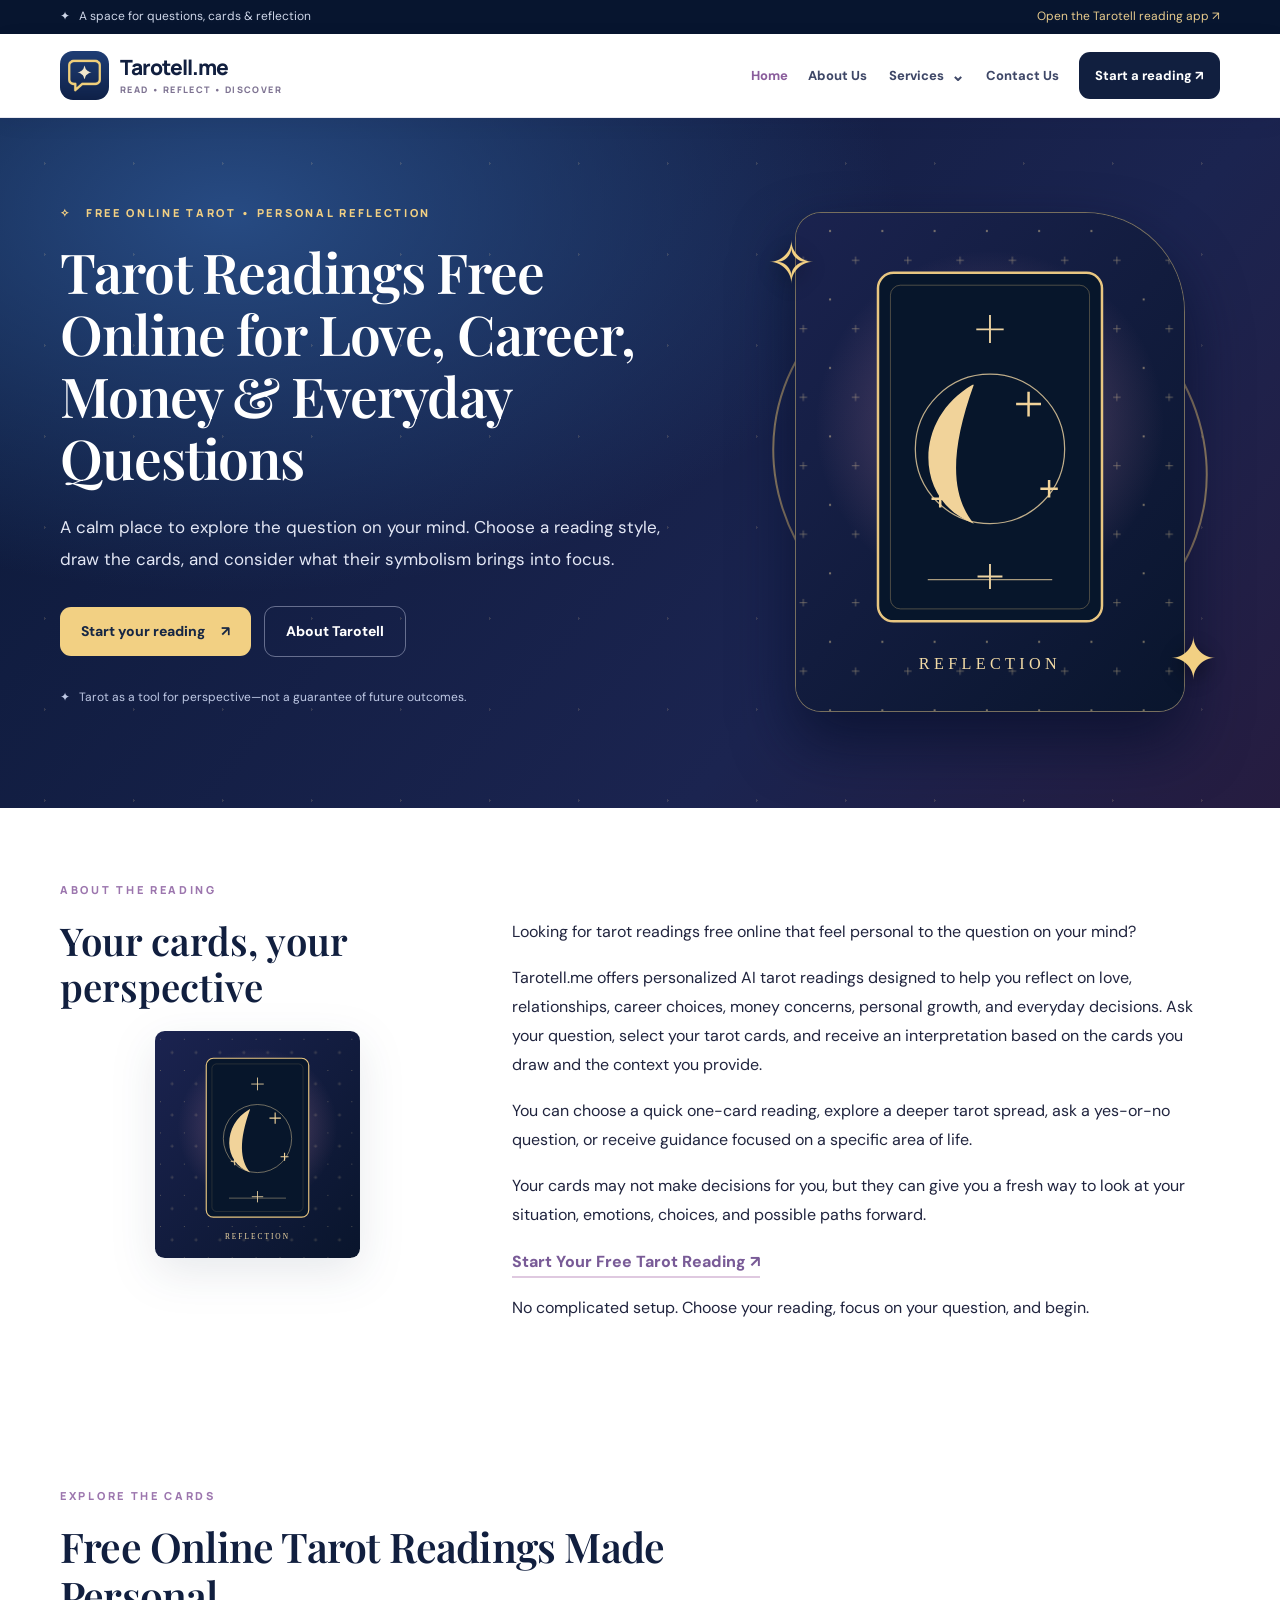
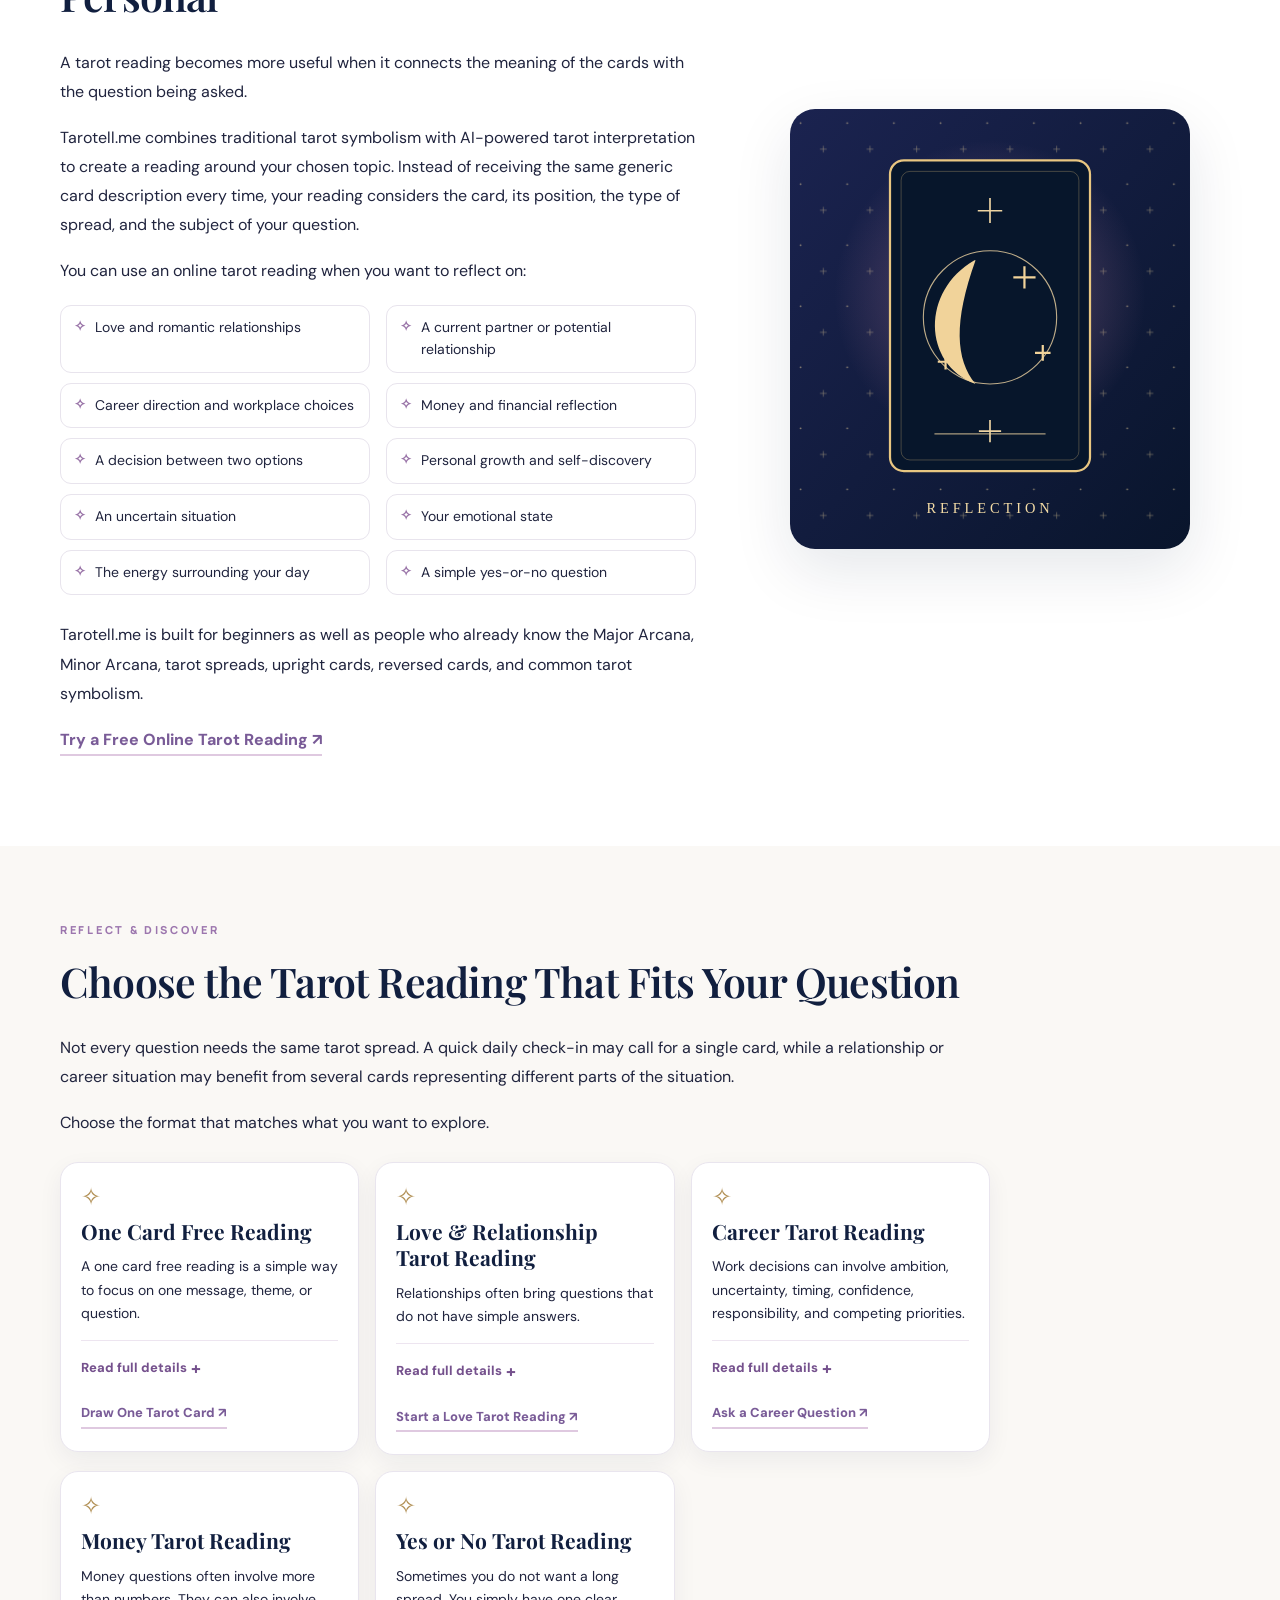
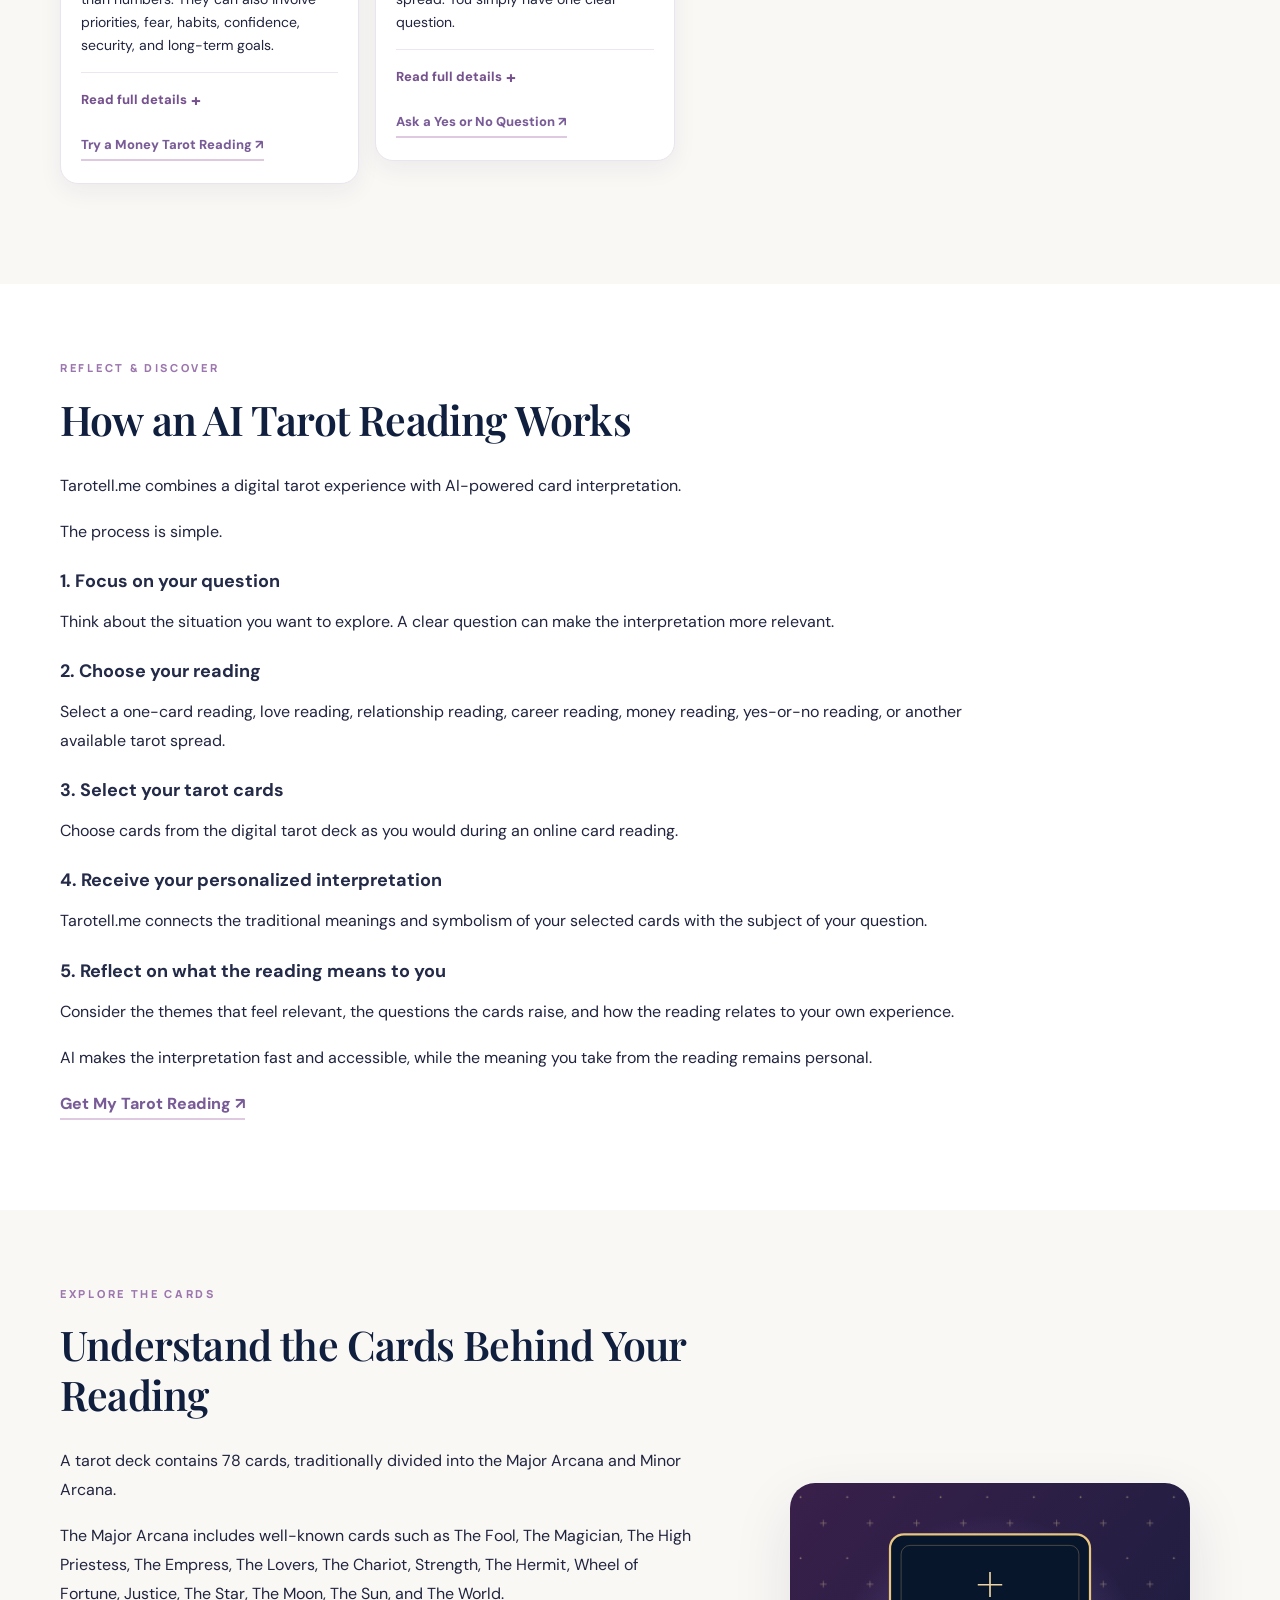
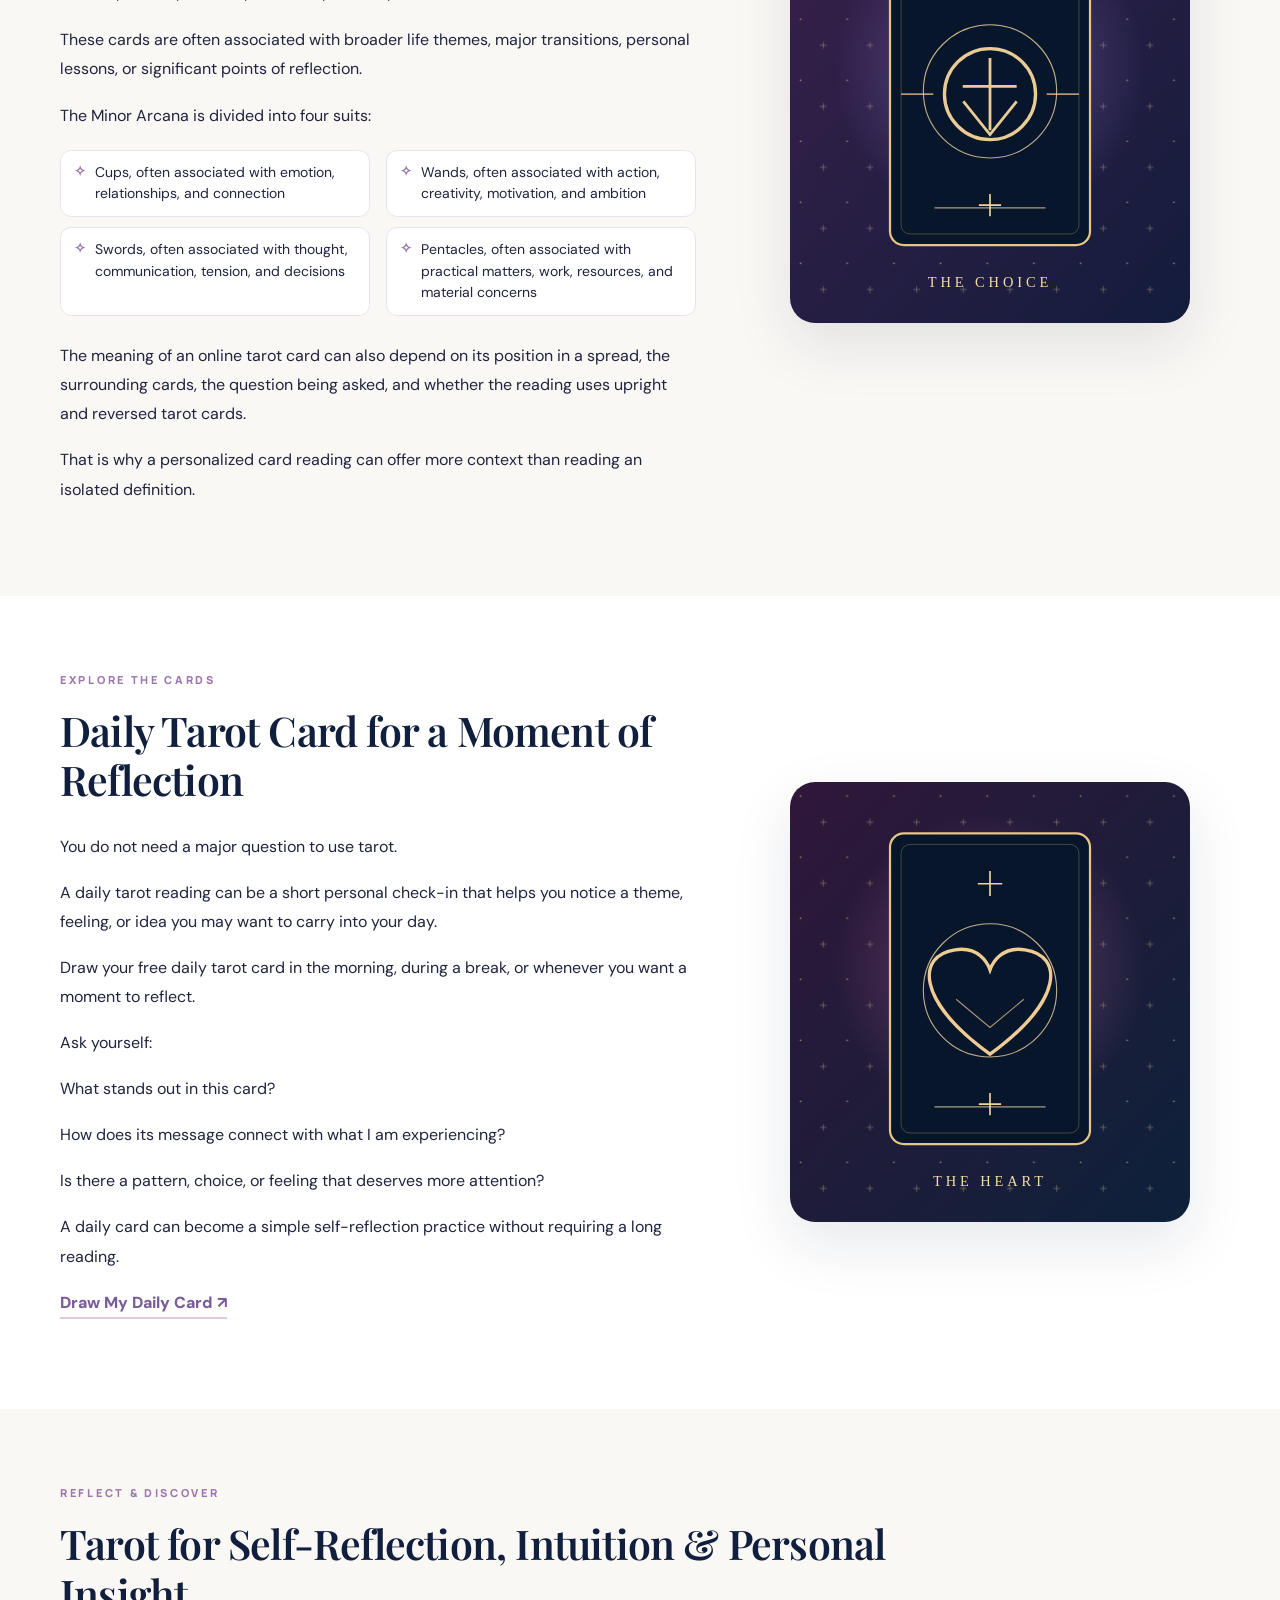
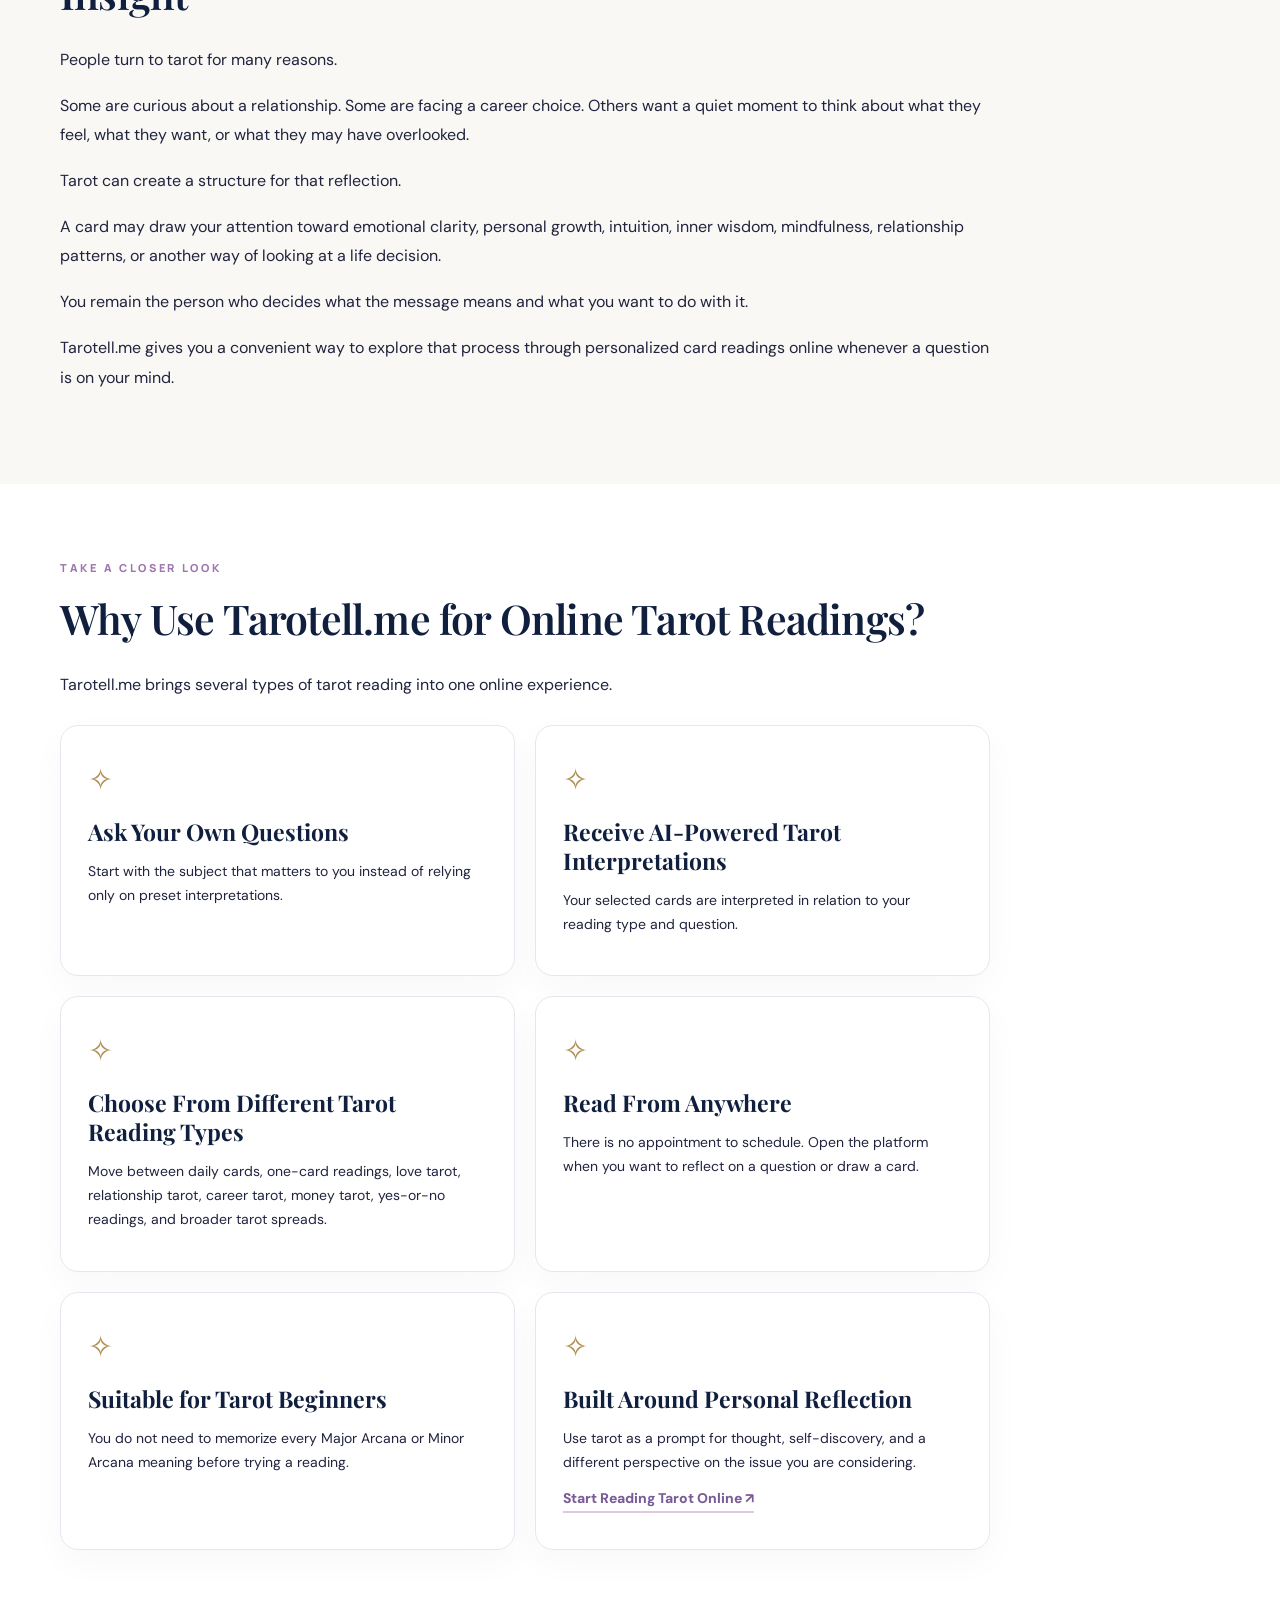
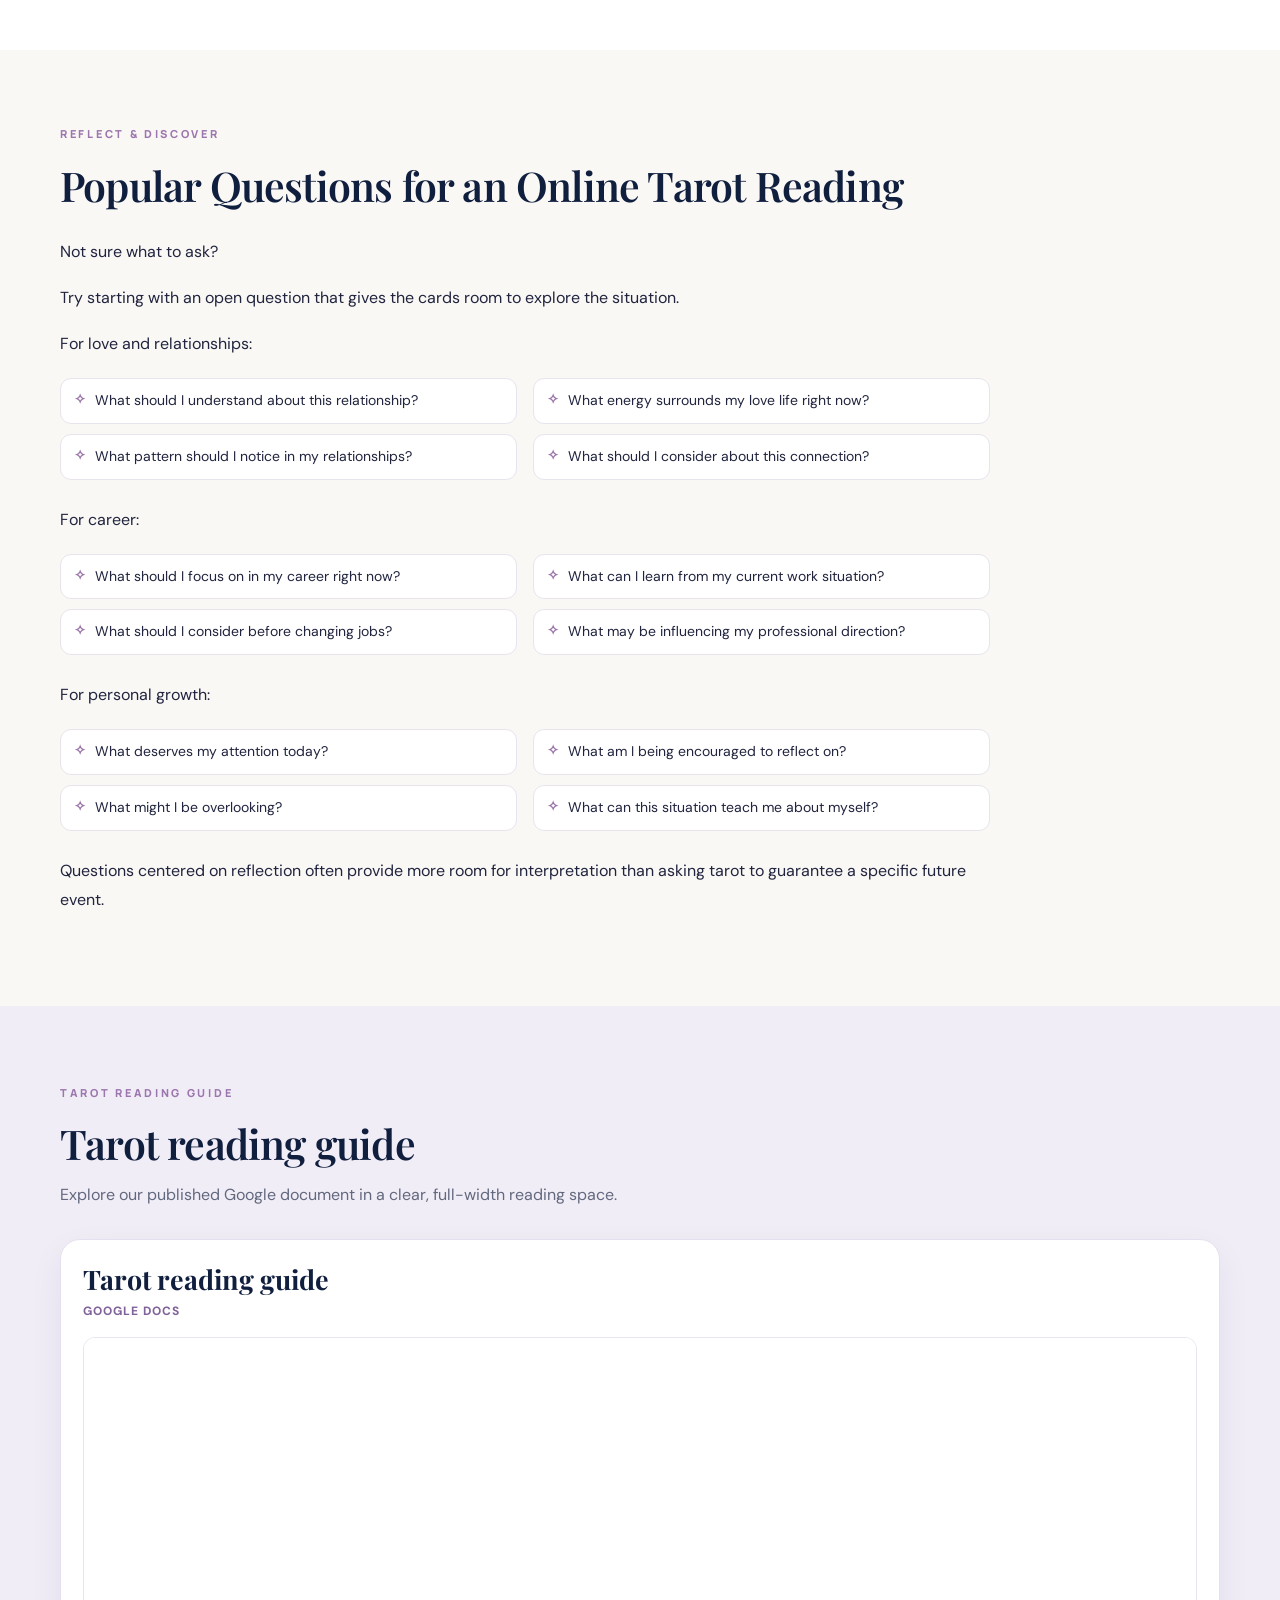
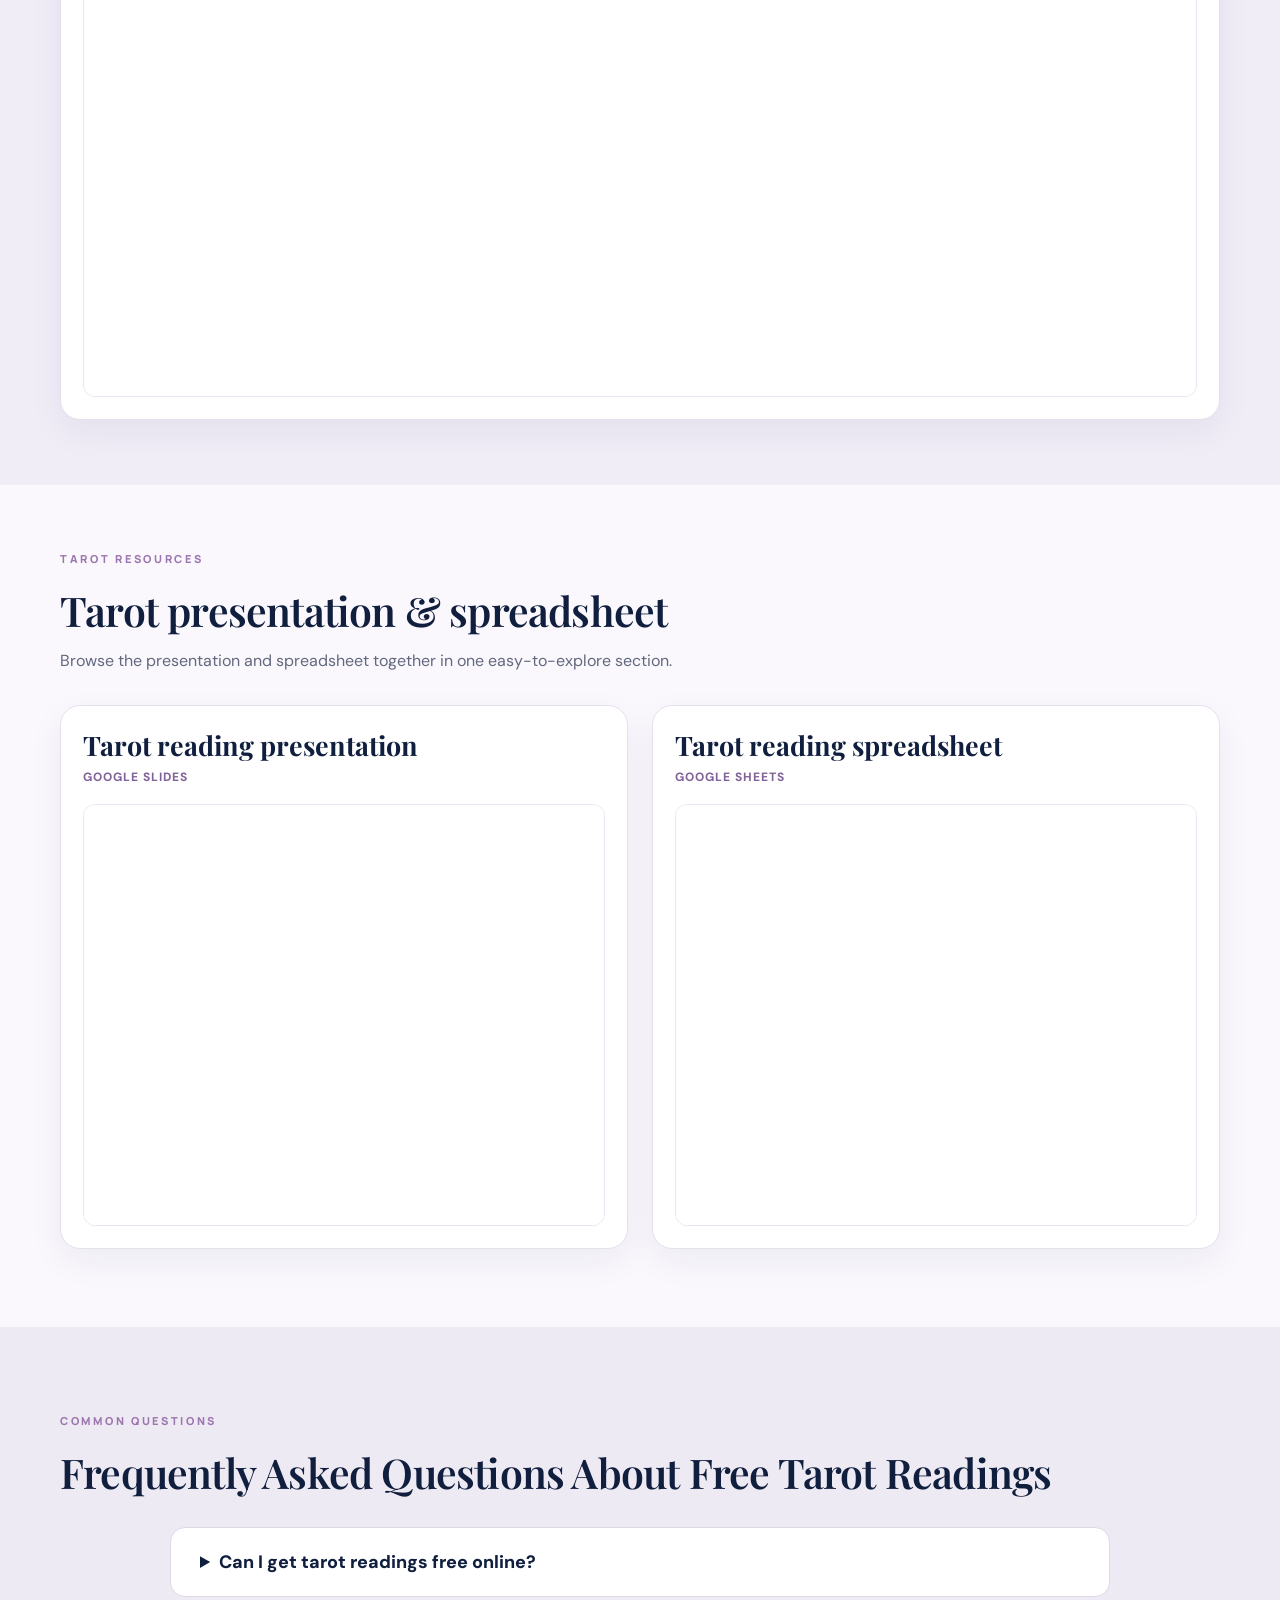
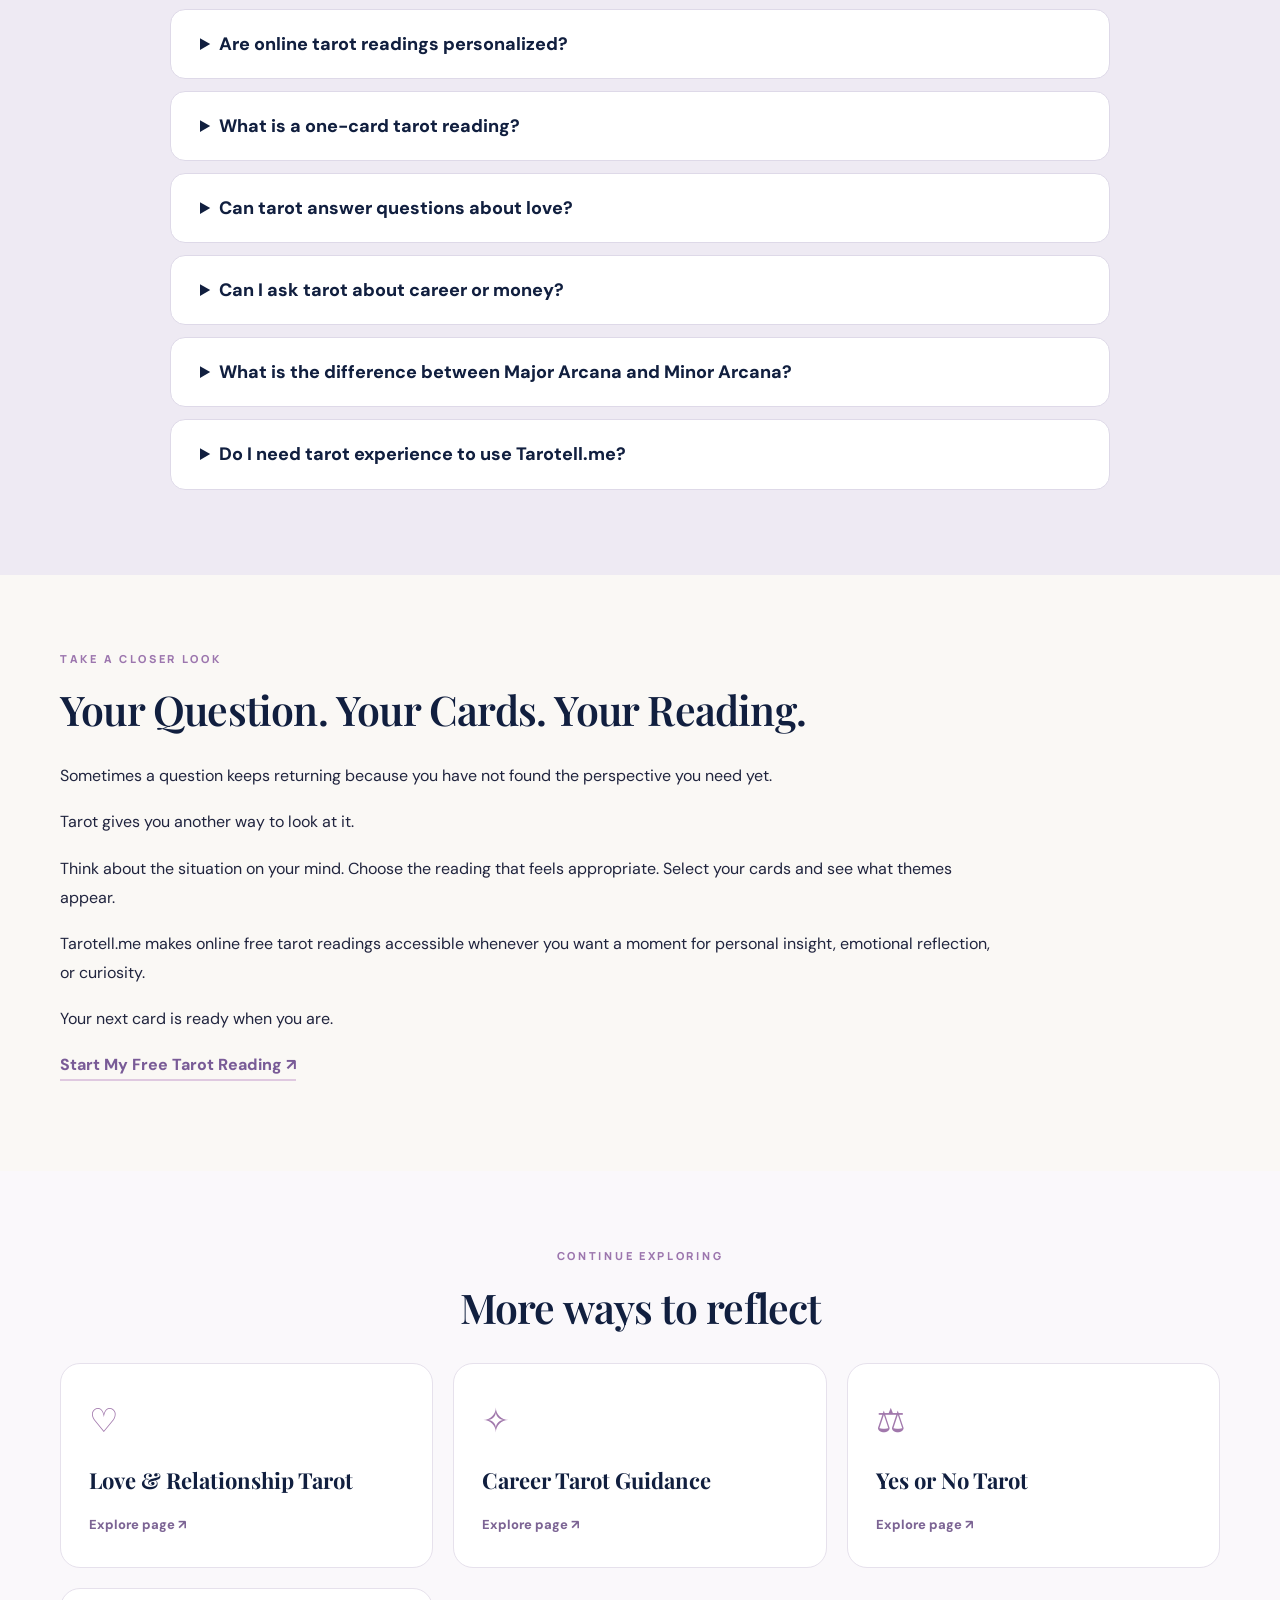
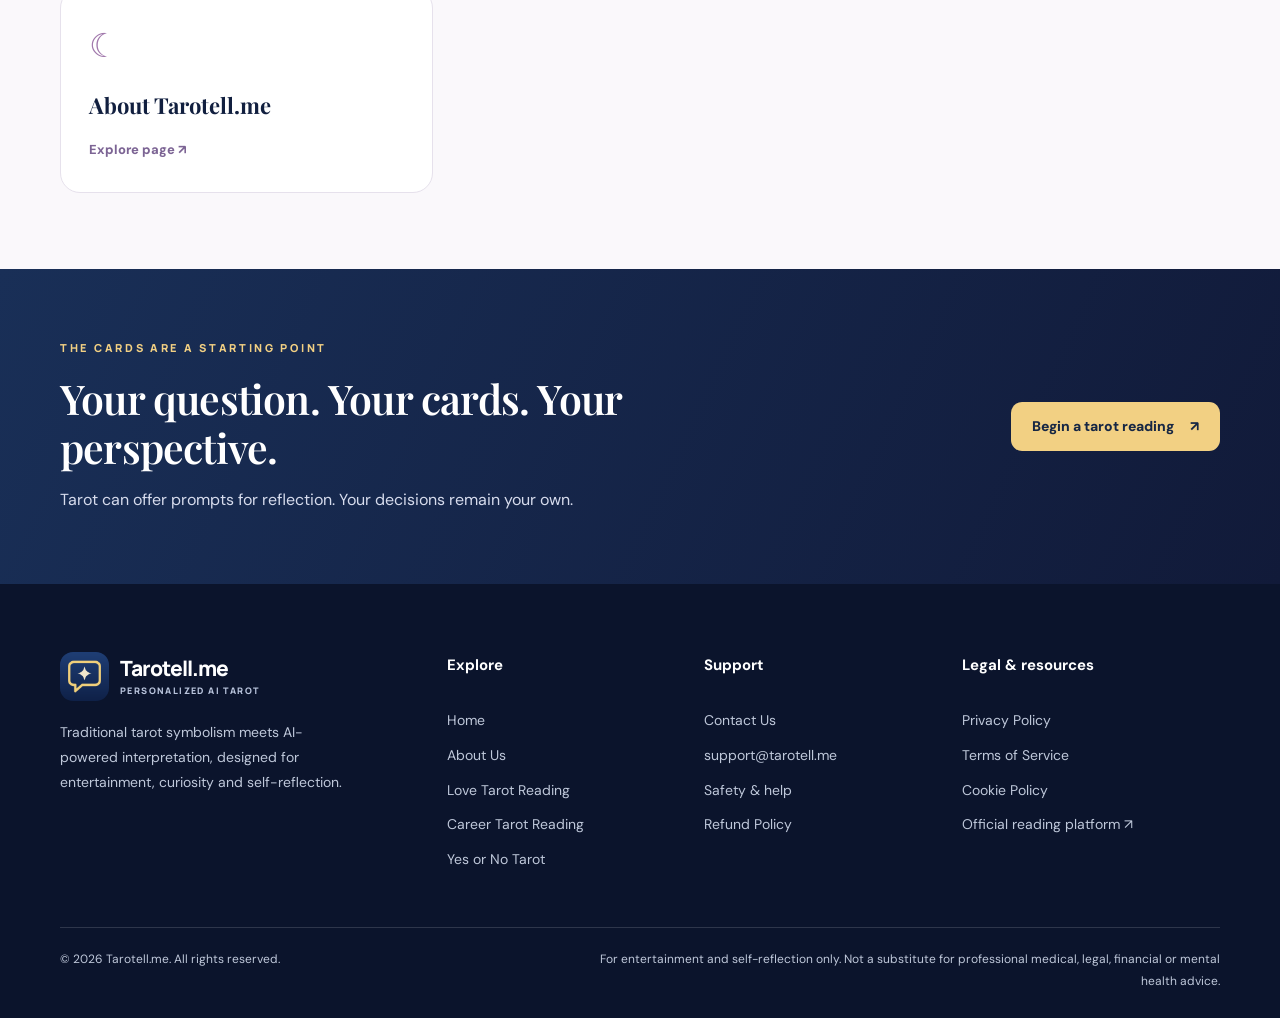
<file: index.html>
<!DOCTYPE html>

<html lang="en"><head><meta charset="utf-8"/><script>(function(){if(window.location.pathname==="/tarotreadingsonline/index.html"){window.location.replace("/tarotreadingsonline/"+window.location.search+window.location.hash);}})();</script><meta content="width=device-width,initial-scale=1" name="viewport"/><title>Tarot Readings Free Online | AI Tarot Reading | Tarotell.me</title><meta content="Get tarot readings free online with Tarotell.me. Ask about love, relationships, career, money, or daily life with personalized AI tarot card readings." name="description"/><meta content="index,follow" name="robots"/><meta content="#101c38" name="theme-color"/><meta content="website" property="og:type"/><meta content="Tarot Readings Free Online | AI Tarot Reading | Tarotell.me" property="og:title"/><meta content="Get tarot readings free online with Tarotell.me. Ask about love, relationships, career, money, or daily life with personalized AI tarot card readings." property="og:description"/><link href="assets/images/tarotell-logo.png" rel="icon" type="image/png"/><link href="assets/css/styles.css" rel="stylesheet"/><script defer="" src="assets/js/site.js"></script><link href="https://tarotellme.github.io/tarotreadingsonline/" rel="canonical"/><meta content="https://tarotellme.github.io/tarotreadingsonline/" property="og:url"/><meta content="https://tarotellme.github.io/tarotreadingsonline/assets/images/tarotell-logo.png" property="og:image"/><meta content="summary_large_image" name="twitter:card"/><script type="application/ld+json">{
  "@context": "https://schema.org",
  "@graph": [
    {
      "@type": "Organization",
      "@id": "https://tarotellme.github.io/tarotreadingsonline/#organization",
      "name": "Tarotell.me",
      "url": "https://tarotell.me/",
      "email": "support@tarotell.me",
      "logo": {
        "@type": "ImageObject",
        "url": "https://tarotellme.github.io/tarotreadingsonline/assets/images/tarotell-logo.png"
      },
      "description": "Online AI-powered tarot reading platform designed for entertainment, curiosity and personal self-reflection."
    },
    {
      "@type": "WebSite",
      "@id": "https://tarotellme.github.io/tarotreadingsonline/#website",
      "url": "https://tarotellme.github.io/tarotreadingsonline/",
      "name": "Tarotell.me — Tarot Readings Online",
      "inLanguage": "en",
      "publisher": {
        "@id": "https://tarotellme.github.io/tarotreadingsonline/#organization"
      }
    },
    {
      "@type": "WebPage",
      "@id": "https://tarotellme.github.io/tarotreadingsonline/#webpage",
      "url": "https://tarotellme.github.io/tarotreadingsonline/",
      "name": "Tarot Readings Free Online | AI Tarot Reading | Tarotell.me",
      "description": "Get tarot readings free online with Tarotell.me. Ask about love, relationships, career, money, or daily life with personalized AI tarot card readings.",
      "isPartOf": {
        "@id": "https://tarotellme.github.io/tarotreadingsonline/#website"
      },
      "inLanguage": "en",
      "about": {
        "@id": "https://tarotellme.github.io/tarotreadingsonline/#organization"
      }
    }
  ]
}</script></head><body><a class="skip" href="#main">Skip to content</a><div class="topline"><div class="container"><span>✦   A space for questions, cards &amp; reflection</span><a href="https://tarotell.me/" rel="noopener" target="_blank">Open the Tarotell reading app ↗</a></div></div><header class="header"><div class="container header-inner"><a aria-label="Tarotell home" class="brand" href="./"><img alt="Tarotell.me brand logo" height="50" src="assets/images/tarotell-logo.png" width="50"/><span><strong>Tarotell.me</strong><small>READ • REFLECT • DISCOVER</small></span></a><button aria-controls="nav" aria-expanded="false" aria-label="Open navigation" class="menu" type="button"><span></span><span></span><span></span></button><nav aria-label="Main navigation" class="nav" id="nav"><a aria-current="page" class="current" href="./">Home</a><a href="about-us.html">About Us</a><div class="nav-dropdown"><button aria-controls="services-list" aria-expanded="false" aria-haspopup="true" class="nav-dropdown-toggle" type="button">Services<span aria-hidden="true" class="dropdown-chevron">⌄</span></button><div class="nav-dropdown-menu" id="services-list"><a href="love-tarot-reading/">Love Tarot</a><a href="career-tarot-reading/">Career Tarot</a><a href="yes-no-tarot-reading/">Yes or No Tarot</a></div></div><a href="contact-us.html">Contact Us</a><a class="nav-cta" href="https://tarotell.me/" rel="noopener" target="_blank">Start a reading <span aria-hidden="true">↗</span></a></nav></div></header><main id="main"><section class="hero hero-home"><div class="container hero-grid"><div class="hero-content"><span class="eyebrow">✧   FREE ONLINE TAROT • PERSONAL REFLECTION</span><h1>Tarot Readings Free Online for Love, Career, Money &amp; Everyday Questions</h1><p class="hero-lead">A calm place to explore the question on your mind. Choose a reading style, draw the cards, and consider what their symbolism brings into focus.</p><div class="hero-buttons"><a class="btn btn-gold" href="https://tarotell.me/" rel="noopener" target="_blank">Start your reading <span>↗</span></a><a class="btn btn-outline" href="about-us.html">About Tarotell</a></div><p class="hero-note">✦   Tarot as a tool for perspective—not a guarantee of future outcomes.</p></div><div class="hero-art"><div class="halo"></div><div class="hero-frame"><img alt="Starry celestial Tarotell scene" class="hero-site-photo" loading="eager" onerror="this.onerror=null;this.src='assets/images/insight-tarot.svg';" src="https://static.tarotell.me/web/640/hero/dream-tall.jpg"/></div><span class="hero-orbit hero-orbit-one">✧</span><span class="hero-orbit hero-orbit-two">✦</span></div></div></section><section class="opening"><div class="container"><span class="eyebrow">ABOUT THE READING</span><div class="opening-grid"><div class="opening-aside"><h2>Your cards, your perspective</h2><img alt="Celestial tarot card illustration representing insight and self-reflection" class="opening-tarot-art" height="260" loading="lazy" src="assets/images/insight-tarot.svg" width="238"/></div><div class="opening-text"><p>Looking for tarot readings free online that feel personal to the question on your mind?</p><p>Tarotell.me offers personalized AI tarot readings designed to help you reflect on love, relationships, career choices, money concerns, personal growth, and everyday decisions. Ask your question, select your tarot cards, and receive an interpretation based on the cards you draw and the context you provide.</p><p>You can choose a quick one-card reading, explore a deeper tarot spread, ask a yes-or-no question, or receive guidance focused on a specific area of life.</p><p>Your cards may not make decisions for you, but they can give you a fresh way to look at your situation, emotions, choices, and possible paths forward.</p><p class="inline-action"><a class="text-cta" href="https://tarotell.me/" rel="noopener" target="_blank">Start Your Free Tarot Reading <span>↗</span></a></p><p>No complicated setup. Choose your reading, focus on your question, and begin.</p></div></div></div></section><section class="reading-section light" id="section-1"><div class="container"><div class="section-grid"><div class="section-text"><span class="eyebrow">EXPLORE THE CARDS</span><h2>Free Online Tarot Readings Made Personal</h2><div class="section-prose"><p>A tarot reading becomes more useful when it connects the meaning of the cards with the question being asked.</p><p>Tarotell.me combines traditional tarot symbolism with AI-powered tarot interpretation to create a reading around your chosen topic. Instead of receiving the same generic card description every time, your reading considers the card, its position, the type of spread, and the subject of your question.</p><p>You can use an online tarot reading when you want to reflect on:</p><ul class="check-grid"><li>Love and romantic relationships</li><li>A current partner or potential relationship</li><li>Career direction and workplace choices</li><li>Money and financial reflection</li><li>A decision between two options</li><li>Personal growth and self-discovery</li><li>An uncertain situation</li><li>Your emotional state</li><li>The energy surrounding your day</li><li>A simple yes-or-no question</li></ul><p>Tarotell.me is built for beginners as well as people who already know the Major Arcana, Minor Arcana, tarot spreads, upright cards, reversed cards, and common tarot symbolism.</p><p class="inline-action"><a class="text-cta" href="https://tarotell.me/" rel="noopener" target="_blank">Try a Free Online Tarot Reading <span>↗</span></a></p></div></div><div class="section-visual"><img alt="Tarot illustration for Free Online Tarot Readings Made Personal" loading="lazy" src="assets/images/insight-tarot.svg"/></div></div></div></section><section class="reading-section muted reading-options-section" id="section-2"><div class="container"><div class="section-text"><span class="eyebrow">REFLECT &amp; DISCOVER</span><h2>Choose the Tarot Reading That Fits Your Question</h2><div class="section-prose"><p>Not every question needs the same tarot spread. A quick daily check-in may call for a single card, while a relationship or career situation may benefit from several cards representing different parts of the situation.</p><p>Choose the format that matches what you want to explore.</p></div><div class="subtopic-grid"><article class="subtopic compact-tarot-card"><span class="star">✧</span><h3>One Card Free Reading</h3><p class="card-lead">A one card free reading is a simple way to focus on one message, theme, or question.</p><details class="card-more"><summary>Read full details</summary><p>Draw a single online tarot card and consider how its imagery, symbolism, suit, or Major Arcana meaning connects with your current situation.</p><p>A one-card tarot reading can work well for questions such as:</p><ul class="check-grid"><li>What should I pay attention to today?</li><li>What energy surrounds this situation?</li><li>What should I reflect on before making this choice?</li><li>What may be influencing my feelings right now?</li></ul><p>It is also a useful option if you are new to tarot and want an easy place to begin.</p></details><p class="inline-action"><a class="text-cta" href="https://tarotell.me/" rel="noopener" target="_blank">Draw One Tarot Card <span>↗</span></a></p></article><article class="subtopic compact-tarot-card"><span class="star">✧</span><h3>Love &amp; Relationship Tarot Reading</h3><p class="card-lead">Relationships often bring questions that do not have simple answers.</p><details class="card-more"><summary>Read full details</summary><p>A love tarot reading can help you reflect on attraction, communication, emotional patterns, uncertainty, connection, boundaries, or the direction of a relationship.</p><p>You may want to ask about a current relationship, someone you are interested in, a past connection, or what you can learn from your own feelings.</p><p>Relationship tarot may help you consider questions such as:</p><ul class="check-grid"><li>What is shaping this connection?</li><li>What should I understand about my current relationship?</li><li>What am I bringing into this relationship?</li><li>What pattern may need more attention?</li><li>What should I consider before taking the next step?</li></ul><p>The cards can offer another perspective on a relationship, but your choices, communication, and boundaries remain your own.</p></details><p class="inline-action"><a class="text-cta" href="https://tarotell.me/" rel="noopener" target="_blank">Start a Love Tarot Reading <span>↗</span></a></p></article><article class="subtopic compact-tarot-card"><span class="star">✧</span><h3>Career Tarot Reading</h3><p class="card-lead">Work decisions can involve ambition, uncertainty, timing, confidence, responsibility, and competing priorities.</p><details class="card-more"><summary>Read full details</summary><p>A career tarot reading gives you a structured way to reflect on your professional situation. You can ask about a job opportunity, career change, promotion, workplace challenge, project, or choice between different directions.</p><p>Your reading may focus on the influences around your current position, what deserves closer attention, and what a particular card suggests for reflection.</p><p>Use career tarot as a tool for personal insight rather than a substitute for professional, financial, or employment advice.</p></details><p class="inline-action"><a class="text-cta" href="https://tarotell.me/" rel="noopener" target="_blank">Ask a Career Question <span>↗</span></a></p></article><article class="subtopic compact-tarot-card"><span class="star">✧</span><h3>Money Tarot Reading</h3><p class="card-lead">Money questions often involve more than numbers. They can also involve priorities, fear, habits, confidence, security, and long-term goals.</p><details class="card-more"><summary>Read full details</summary><p>A money tarot reading can help you think through the personal side of a financial situation.</p><p>You might explore your attitude toward money, a choice you are weighing, or the concerns influencing a financial decision.</p><p>Tarot should not replace qualified financial advice or factual research. It can instead serve as a prompt for self-reflection before you decide what action makes sense for you.</p></details><p class="inline-action"><a class="text-cta" href="https://tarotell.me/" rel="noopener" target="_blank">Try a Money Tarot Reading <span>↗</span></a></p></article><article class="subtopic compact-tarot-card"><span class="star">✧</span><h3>Yes or No Tarot Reading</h3><p class="card-lead">Sometimes you do not want a long spread. You simply have one clear question.</p><details class="card-more"><summary>Read full details</summary><p>A yes or no tarot reading offers a quick tarot-based perspective for questions with two possible directions.</p><p>Focus on a specific question, draw your card, and read the interpretation in context. If the result feels uncertain, consider what the symbolism may be asking you to examine rather than treating it as a guaranteed prediction.</p></details><p class="inline-action"><a class="text-cta" href="https://tarotell.me/yes-or-no-tarot" rel="noopener" target="_blank">Ask a Yes or No Question <span>↗</span></a></p></article></div></div></div></section><section class="reading-section light" id="section-3"><div class="container"><div class="section-text"><span class="eyebrow">REFLECT &amp; DISCOVER</span><h2>How an AI Tarot Reading Works</h2><div class="section-prose"><p>Tarotell.me combines a digital tarot experience with AI-powered card interpretation.</p><p>The process is simple.</p><h4>1. Focus on your question</h4><p>Think about the situation you want to explore. A clear question can make the interpretation more relevant.</p><h4>2. Choose your reading</h4><p>Select a one-card reading, love reading, relationship reading, career reading, money reading, yes-or-no reading, or another available tarot spread.</p><h4>3. Select your tarot cards</h4><p>Choose cards from the digital tarot deck as you would during an online card reading.</p><h4>4. Receive your personalized interpretation</h4><p>Tarotell.me connects the traditional meanings and symbolism of your selected cards with the subject of your question.</p><h4>5. Reflect on what the reading means to you</h4><p>Consider the themes that feel relevant, the questions the cards raise, and how the reading relates to your own experience.</p><p>AI makes the interpretation fast and accessible, while the meaning you take from the reading remains personal.</p><p class="inline-action"><a class="text-cta" href="https://tarotell.me/" rel="noopener" target="_blank">Get My Tarot Reading <span>↗</span></a></p></div></div></div></section><section class="reading-section muted" id="section-4"><div class="container"><div class="section-grid"><div class="section-text"><span class="eyebrow">EXPLORE THE CARDS</span><h2>Understand the Cards Behind Your Reading</h2><div class="section-prose"><p>A tarot deck contains 78 cards, traditionally divided into the Major Arcana and Minor Arcana.</p><p>The Major Arcana includes well-known cards such as The Fool, The Magician, The High Priestess, The Empress, The Lovers, The Chariot, Strength, The Hermit, Wheel of Fortune, Justice, The Star, The Moon, The Sun, and The World.</p><p>These cards are often associated with broader life themes, major transitions, personal lessons, or significant points of reflection.</p><p>The Minor Arcana is divided into four suits:</p><ul class="check-grid"><li>Cups, often associated with emotion, relationships, and connection</li><li>Wands, often associated with action, creativity, motivation, and ambition</li><li>Swords, often associated with thought, communication, tension, and decisions</li><li>Pentacles, often associated with practical matters, work, resources, and material concerns</li></ul><p>The meaning of an online tarot card can also depend on its position in a spread, the surrounding cards, the question being asked, and whether the reading uses upright and reversed tarot cards.</p><p>That is why a personalized card reading can offer more context than reading an isolated definition.</p></div></div><div class="section-visual"><img alt="Tarot illustration for Understand the Cards Behind Your Reading" loading="lazy" src="assets/images/yesno-tarot.svg"/></div></div></div></section><section class="reading-section light" id="section-5"><div class="container"><div class="section-grid"><div class="section-text"><span class="eyebrow">EXPLORE THE CARDS</span><h2>Daily Tarot Card for a Moment of Reflection</h2><div class="section-prose"><p>You do not need a major question to use tarot.</p><p>A daily tarot reading can be a short personal check-in that helps you notice a theme, feeling, or idea you may want to carry into your day.</p><p>Draw your free daily tarot card in the morning, during a break, or whenever you want a moment to reflect.</p><p>Ask yourself:</p><p>What stands out in this card?</p><p>How does its message connect with what I am experiencing?</p><p>Is there a pattern, choice, or feeling that deserves more attention?</p><p>A daily card can become a simple self-reflection practice without requiring a long reading.</p><p class="inline-action"><a class="text-cta" href="https://tarotell.me/" rel="noopener" target="_blank">Draw My Daily Card <span>↗</span></a></p></div></div><div class="section-visual"><img alt="Tarot illustration for Daily Tarot Card for a Moment of Reflection" loading="lazy" src="assets/images/love-tarot.svg"/></div></div></div></section><section class="reading-section muted" id="section-6"><div class="container"><div class="section-text"><span class="eyebrow">REFLECT &amp; DISCOVER</span><h2>Tarot for Self-Reflection, Intuition &amp; Personal Insight</h2><div class="section-prose"><p>People turn to tarot for many reasons.</p><p>Some are curious about a relationship. Some are facing a career choice. Others want a quiet moment to think about what they feel, what they want, or what they may have overlooked.</p><p>Tarot can create a structure for that reflection.</p><p>A card may draw your attention toward emotional clarity, personal growth, intuition, inner wisdom, mindfulness, relationship patterns, or another way of looking at a life decision.</p><p>You remain the person who decides what the message means and what you want to do with it.</p><p>Tarotell.me gives you a convenient way to explore that process through personalized card readings online whenever a question is on your mind.</p></div></div></div></section><section class="reading-section light" id="section-7"><div class="container"><div class="section-text"><span class="eyebrow">TAKE A CLOSER LOOK</span><h2>Why Use Tarotell.me for Online Tarot Readings?</h2><div class="section-prose"><p>Tarotell.me brings several types of tarot reading into one online experience.</p></div><div class="subtopic-grid"><article class="subtopic"><span class="star">✧</span><h3>Ask Your Own Questions</h3><p>Start with the subject that matters to you instead of relying only on preset interpretations.</p></article><article class="subtopic"><span class="star">✧</span><h3>Receive AI-Powered Tarot Interpretations</h3><p>Your selected cards are interpreted in relation to your reading type and question.</p></article><article class="subtopic"><span class="star">✧</span><h3>Choose From Different Tarot Reading Types</h3><p>Move between daily cards, one-card readings, love tarot, relationship tarot, career tarot, money tarot, yes-or-no readings, and broader tarot spreads.</p></article><article class="subtopic"><span class="star">✧</span><h3>Read From Anywhere</h3><p>There is no appointment to schedule. Open the platform when you want to reflect on a question or draw a card.</p></article><article class="subtopic"><span class="star">✧</span><h3>Suitable for Tarot Beginners</h3><p>You do not need to memorize every Major Arcana or Minor Arcana meaning before trying a reading.</p></article><article class="subtopic"><span class="star">✧</span><h3>Built Around Personal Reflection</h3><p>Use tarot as a prompt for thought, self-discovery, and a different perspective on the issue you are considering.</p><p class="inline-action"><a class="text-cta" href="https://tarotell.me/" rel="noopener" target="_blank">Start Reading Tarot Online <span>↗</span></a></p></article></div></div></div></section><section class="reading-section muted" id="section-8"><div class="container"><div class="section-text"><span class="eyebrow">REFLECT &amp; DISCOVER</span><h2>Popular Questions for an Online Tarot Reading</h2><div class="section-prose"><p>Not sure what to ask?</p><p>Try starting with an open question that gives the cards room to explore the situation.</p><p>For love and relationships:</p><ul class="check-grid"><li>What should I understand about this relationship?</li><li>What energy surrounds my love life right now?</li><li>What pattern should I notice in my relationships?</li><li>What should I consider about this connection?</li></ul><p>For career:</p><ul class="check-grid"><li>What should I focus on in my career right now?</li><li>What can I learn from my current work situation?</li><li>What should I consider before changing jobs?</li><li>What may be influencing my professional direction?</li></ul><p>For personal growth:</p><ul class="check-grid"><li>What deserves my attention today?</li><li>What am I being encouraged to reflect on?</li><li>What might I be overlooking?</li><li>What can this situation teach me about myself?</li></ul><p>Questions centered on reflection often provide more room for interpretation than asking tarot to guarantee a specific future event.</p></div></div></div></section><section aria-labelledby="resource-heading" class="resource-section resource-section--document" id="tarot-resources"><div class="container"><div class="resource-heading"><span class="eyebrow">TAROT READING GUIDE</span><h2 id="resource-heading">Tarot reading guide</h2><p>Explore our published Google document in a clear, full-width reading space.</p></div><article class="resource-card resource-doc resource-card--featured"><h3>Tarot reading guide</h3><p class="resource-type">Google Docs</p><div class="resource-frame resource-frame-doc"><iframe allow="fullscreen" allowfullscreen="" loading="lazy" referrerpolicy="strict-origin-when-cross-origin" scrolling="auto" src="https://docs.google.com/document/d/e/2PACX-1vRKeRRWg99LRRG4WDjH90YjHBDVnZAQDzB9gysI5KVWU-C3MRapqqPDTrfT5i4is7eENo2QM0KKtCFJ/pub?embedded=true" title="Tarot reading guide"></iframe></div></article></div></section><section aria-labelledby="media-resource-heading" class="resource-section resource-section--media" id="tarot-media-resources"><div class="container"><div class="resource-heading"><span class="eyebrow">TAROT RESOURCES</span><h2 id="media-resource-heading">Tarot presentation &amp; spreadsheet</h2><p>Browse the presentation and spreadsheet together in one easy-to-explore section.</p></div><div class="resource-paired-grid"><article class="resource-card resource-slides"><h3>Tarot reading presentation</h3><p class="resource-type">Google Slides</p><div class="resource-frame resource-frame-slides"><iframe allow="fullscreen" allowfullscreen="" loading="lazy" referrerpolicy="strict-origin-when-cross-origin" scrolling="auto" src="https://docs.google.com/presentation/d/e/2PACX-1vRJ7sG3_FRl6LQXtPhxk6TTsDTbgQ7JcGBhe0s0Dg1MZpyc8-ECB-W7IMaonAKdI-gA-IVmJ4rDowLv/pubembed?start=false&amp;loop=false&amp;delayms=3000" title="Tarot reading presentation"></iframe></div></article><article class="resource-card resource-sheet"><h3>Tarot reading spreadsheet</h3><p class="resource-type">Google Sheets</p><div class="resource-frame resource-frame-sheet"><iframe allow="fullscreen" allowfullscreen="" loading="lazy" referrerpolicy="strict-origin-when-cross-origin" scrolling="auto" src="https://docs.google.com/spreadsheets/d/e/2PACX-1vS1T_Nby0wT-odyLH_JfUi05WvLtf9x84OBgem-C3oPeKl4SBbrxR7g1ESABdlYtEXLWVcpEnNWuN2G/pubhtml?widget=true&amp;headers=false" title="Tarot reading spreadsheet"></iframe></div></article></div></div></section><section class="faq-section" id="faqs"><div class="container"><span class="eyebrow">COMMON QUESTIONS</span><h2>Frequently Asked Questions About Free Tarot Readings</h2><div class="faq-grid"><details class="faq"><summary>Can I get tarot readings free online?</summary><p>Yes. Tarotell.me provides free online tarot reading experiences, including options such as daily tarot cards and personalized card readings. Choose the available reading that matches the question you want to explore.</p></details><details class="faq"><summary>Are online tarot readings personalized?</summary><p>Tarotell.me uses your selected cards, reading format, and question to provide a personalized AI tarot interpretation rather than relying only on a single generic card definition.</p></details><details class="faq"><summary>What is a one-card tarot reading?</summary><p>A one-card tarot reading uses a single tarot card to explore one question, theme, or point of reflection. It is one of the simplest tarot formats and can work well for daily readings and beginners.</p></details><details class="faq"><summary>Can tarot answer questions about love?</summary><p>Love and relationship tarot readings can help you reflect on emotions, communication, relationship patterns, attraction, uncertainty, and your own perspective. They should not be treated as proof of another person's private thoughts or feelings.</p></details><details class="faq"><summary>Can I ask tarot about career or money?</summary><p>Yes. You can use career and money tarot readings for reflection around work, goals, priorities, choices, or concerns. Tarot is not a replacement for professional financial, legal, career, or employment advice.</p></details><details class="faq"><summary>What is the difference between Major Arcana and Minor Arcana?</summary><p>The Major Arcana contains cards commonly linked with larger life themes and significant experiences. The Minor Arcana contains four suits, Cups, Wands, Swords, and Pentacles, that often relate to everyday emotions, actions, thoughts, relationships, work, and practical matters.</p></details><details class="faq"><summary>Do I need tarot experience to use Tarotell.me?</summary><p>No. Beginners can select a card and receive an interpretation without already knowing every tarot card meaning. People familiar with tarot can also use the platform to explore specific cards, spreads, symbolism, and combinations.</p></details></div></div></section><section class="reading-section muted" id="section-10"><div class="container"><div class="section-text"><span class="eyebrow">TAKE A CLOSER LOOK</span><h2>Your Question. Your Cards. Your Reading.</h2><div class="section-prose"><p>Sometimes a question keeps returning because you have not found the perspective you need yet.</p><p>Tarot gives you another way to look at it.</p><p>Think about the situation on your mind. Choose the reading that feels appropriate. Select your cards and see what themes appear.</p><p>Tarotell.me makes online free tarot readings accessible whenever you want a moment for personal insight, emotional reflection, or curiosity.</p><p>Your next card is ready when you are.</p><p class="inline-action"><a class="text-cta" href="https://tarotell.me/" rel="noopener" target="_blank">Start My Free Tarot Reading <span>↗</span></a></p></div></div></div></section><section class="related"><div class="container"><div class="related-head"><span class="eyebrow">CONTINUE EXPLORING</span><h2>More ways to reflect</h2></div><div class="related-grid"><a class="related-card" href="love-tarot-reading/"><span class="related-icon">♡</span><h3>Love &amp; Relationship Tarot</h3><span class="readmore">Explore page ↗</span></a><a class="related-card" href="career-tarot-reading/"><span class="related-icon">✧</span><h3>Career Tarot Guidance</h3><span class="readmore">Explore page ↗</span></a><a class="related-card" href="yes-no-tarot-reading/"><span class="related-icon">⚖</span><h3>Yes or No Tarot</h3><span class="readmore">Explore page ↗</span></a><a class="related-card" href="about-us.html"><span class="related-icon">☾</span><h3>About Tarotell.me</h3><span class="readmore">Explore page ↗</span></a></div></div></section></main><section class="cta"><div class="container cta-inner"><div><span class="eyebrow">THE CARDS ARE A STARTING POINT</span><h2>Your question. Your cards. Your perspective.</h2><p>Tarot can offer prompts for reflection. Your decisions remain your own.</p></div><a class="btn btn-gold" href="https://tarotell.me/" rel="noopener" target="_blank">Begin a tarot reading <span>↗</span></a></div></section><footer class="footer"><div class="container footer-grid"><div class="footer-about"><a class="brand brand-footer" href="./"><img alt="Tarotell.me brand logo" height="48" src="assets/images/tarotell-logo.png" width="48"/><span><strong>Tarotell.me</strong><small>PERSONALIZED AI TAROT</small></span></a><p>Traditional tarot symbolism meets AI-powered interpretation, designed for entertainment, curiosity and self-reflection.</p></div><div><h3>Explore</h3><a href="./">Home</a><a href="about-us.html">About Us</a><a href="love-tarot-reading/">Love Tarot Reading</a><a href="career-tarot-reading/">Career Tarot Reading</a><a href="yes-no-tarot-reading/">Yes or No Tarot</a></div><div><h3>Support</h3><a href="contact-us.html">Contact Us</a><a href="mailto:support@tarotell.me">support@tarotell.me</a><a href="https://tarotell.me/safety" rel="noopener" target="_blank">Safety &amp; help</a><a href="https://tarotell.me/refund-policy" rel="noopener" target="_blank">Refund Policy</a></div><div><h3>Legal &amp; resources</h3><a href="https://tarotell.me/privacy-policy" rel="noopener" target="_blank">Privacy Policy</a><a href="https://tarotell.me/terms-of-service" rel="noopener" target="_blank">Terms of Service</a><a href="https://tarotell.me/cookie-policy" rel="noopener" target="_blank">Cookie Policy</a><a href="https://tarotell.me/" rel="noopener" target="_blank">Official reading platform ↗</a></div></div><div class="container copyright"><p>© 2026 Tarotell.me. All rights reserved.</p><p>For entertainment and self-reflection only. Not a substitute for professional medical, legal, financial or mental health advice.</p></div></footer></body></html>
</file>
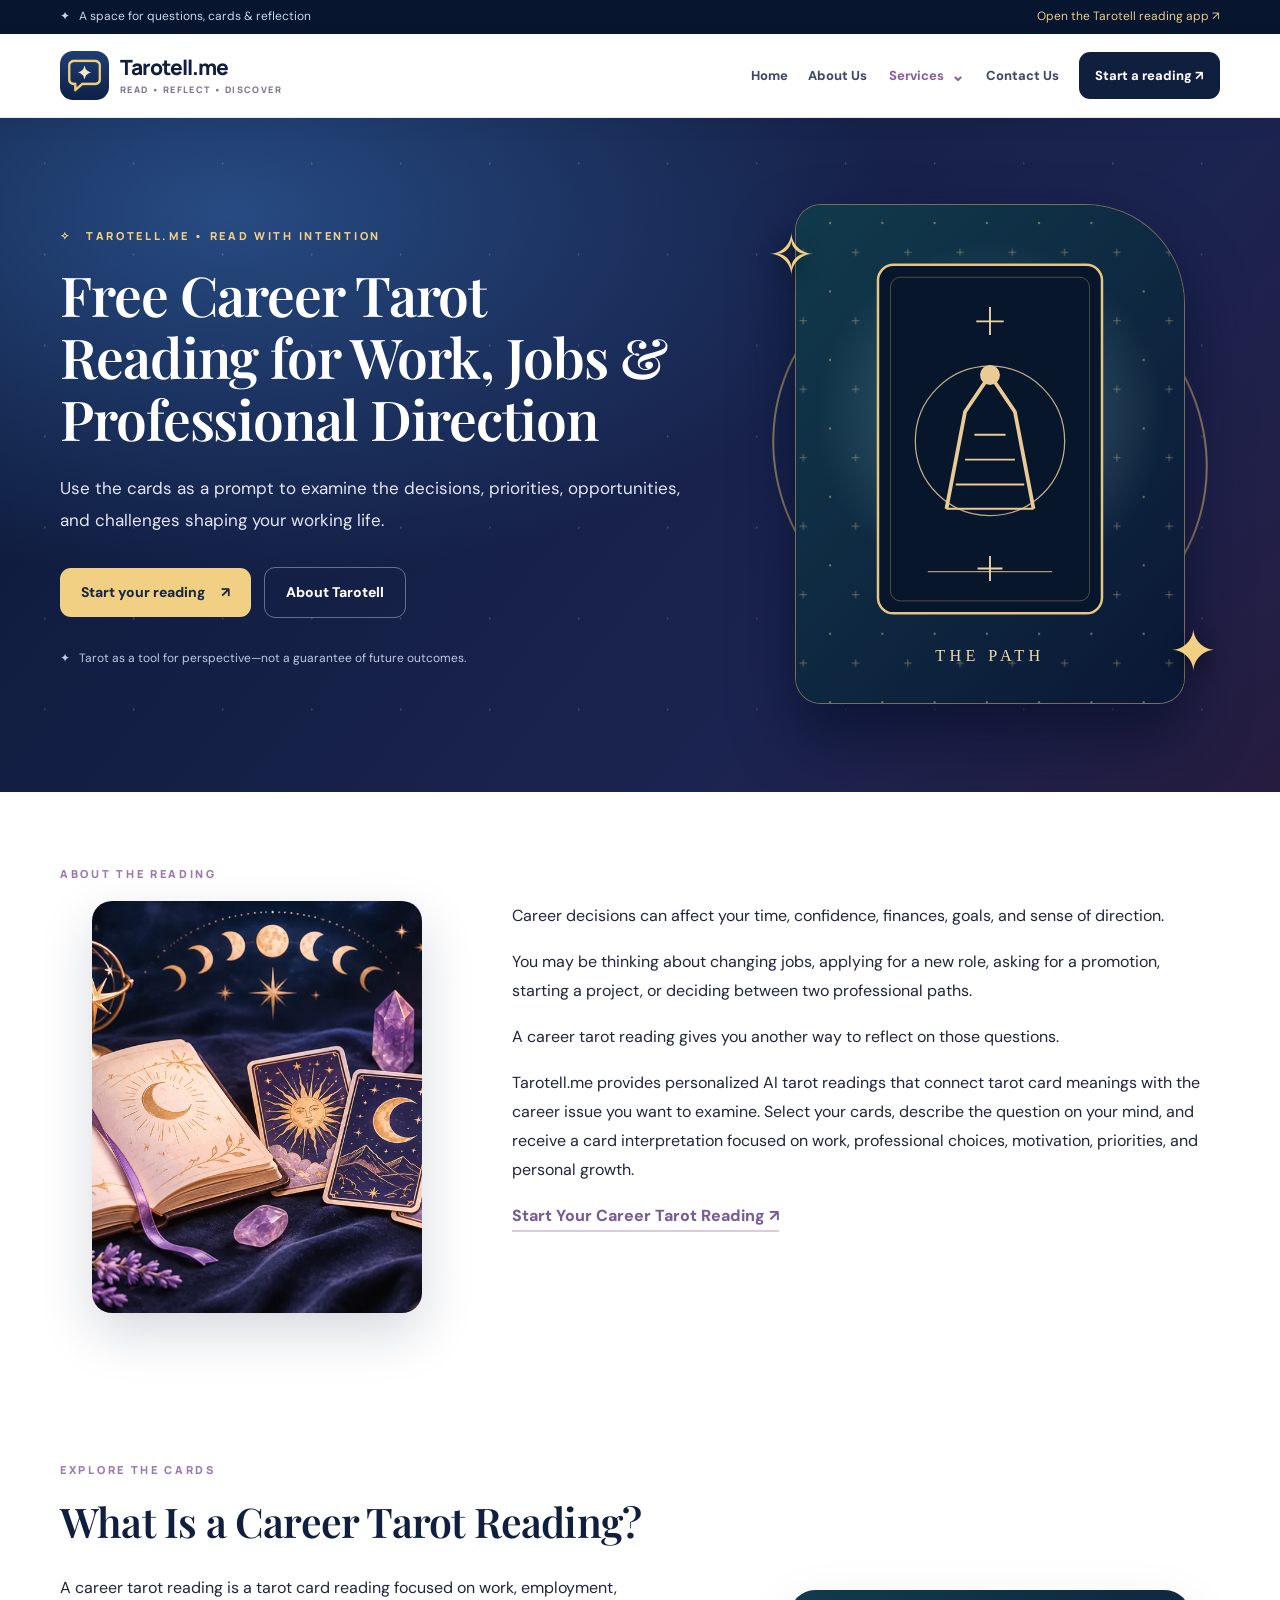
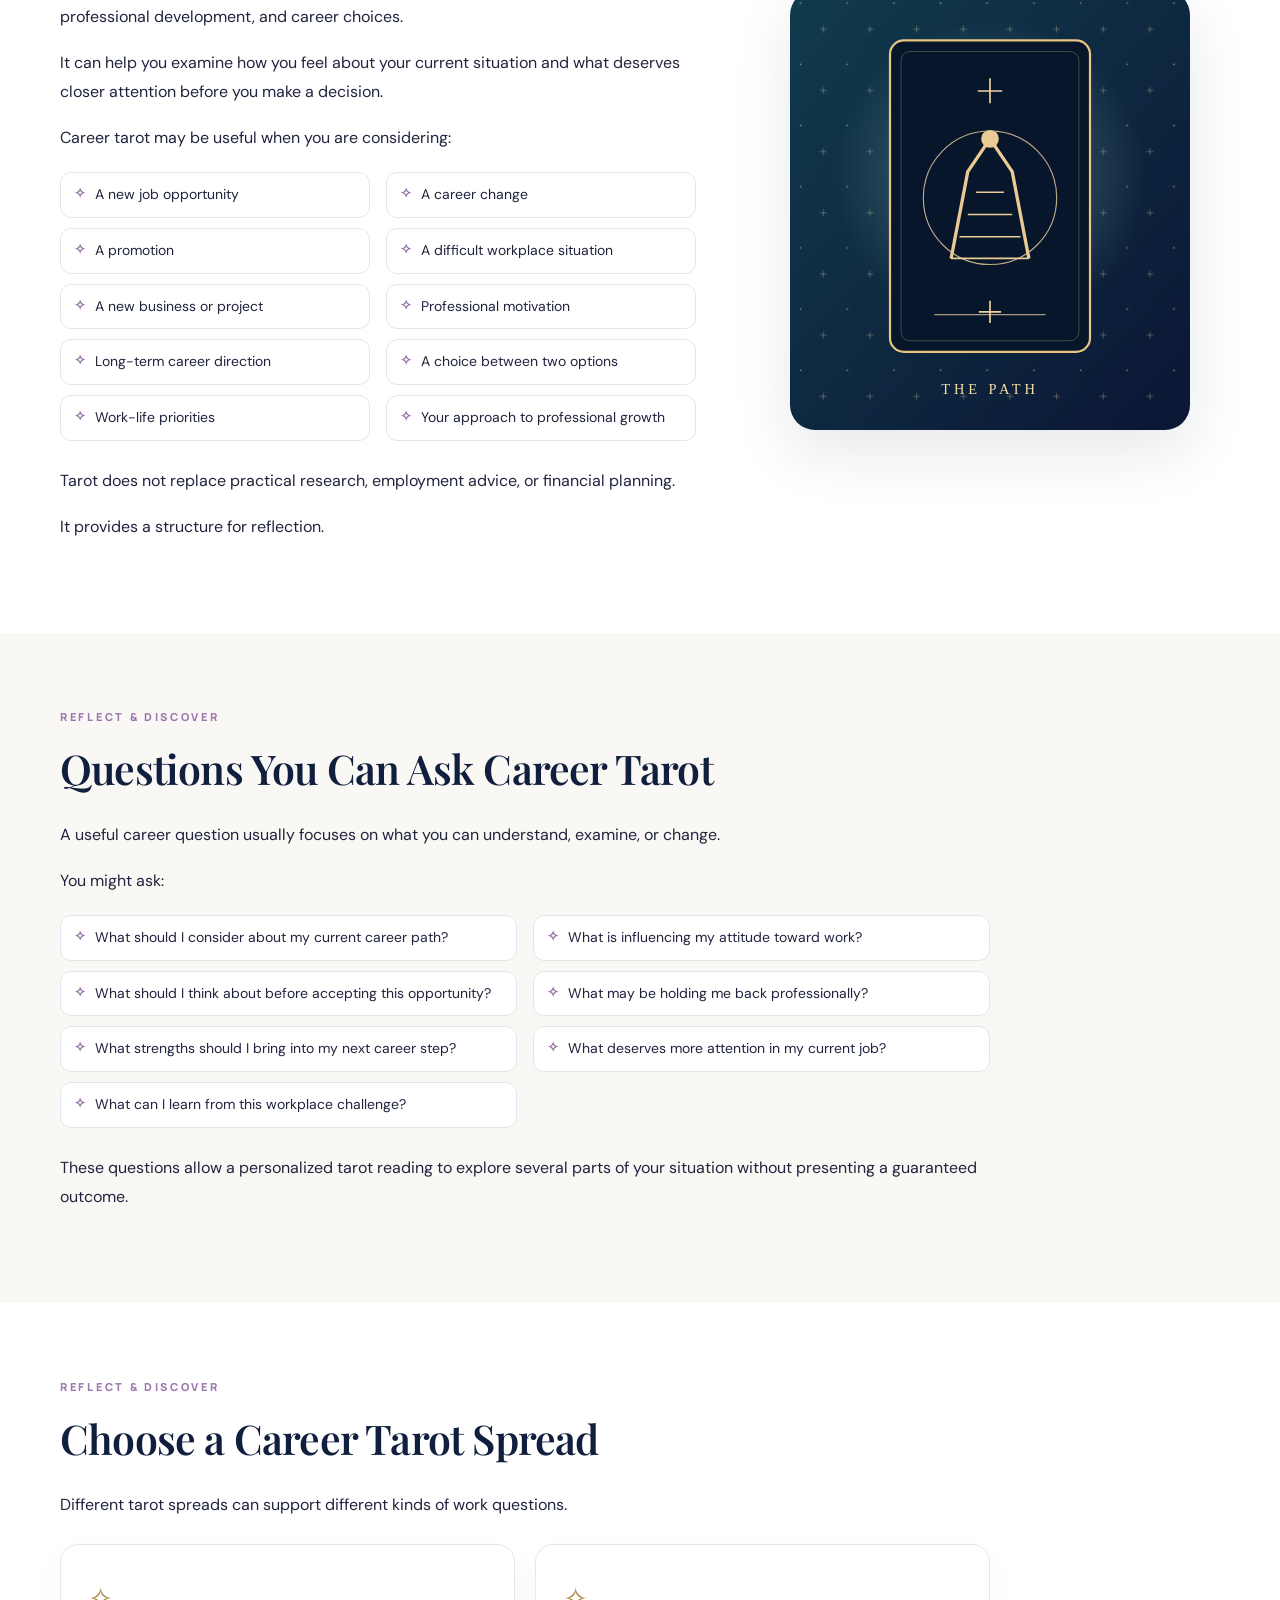
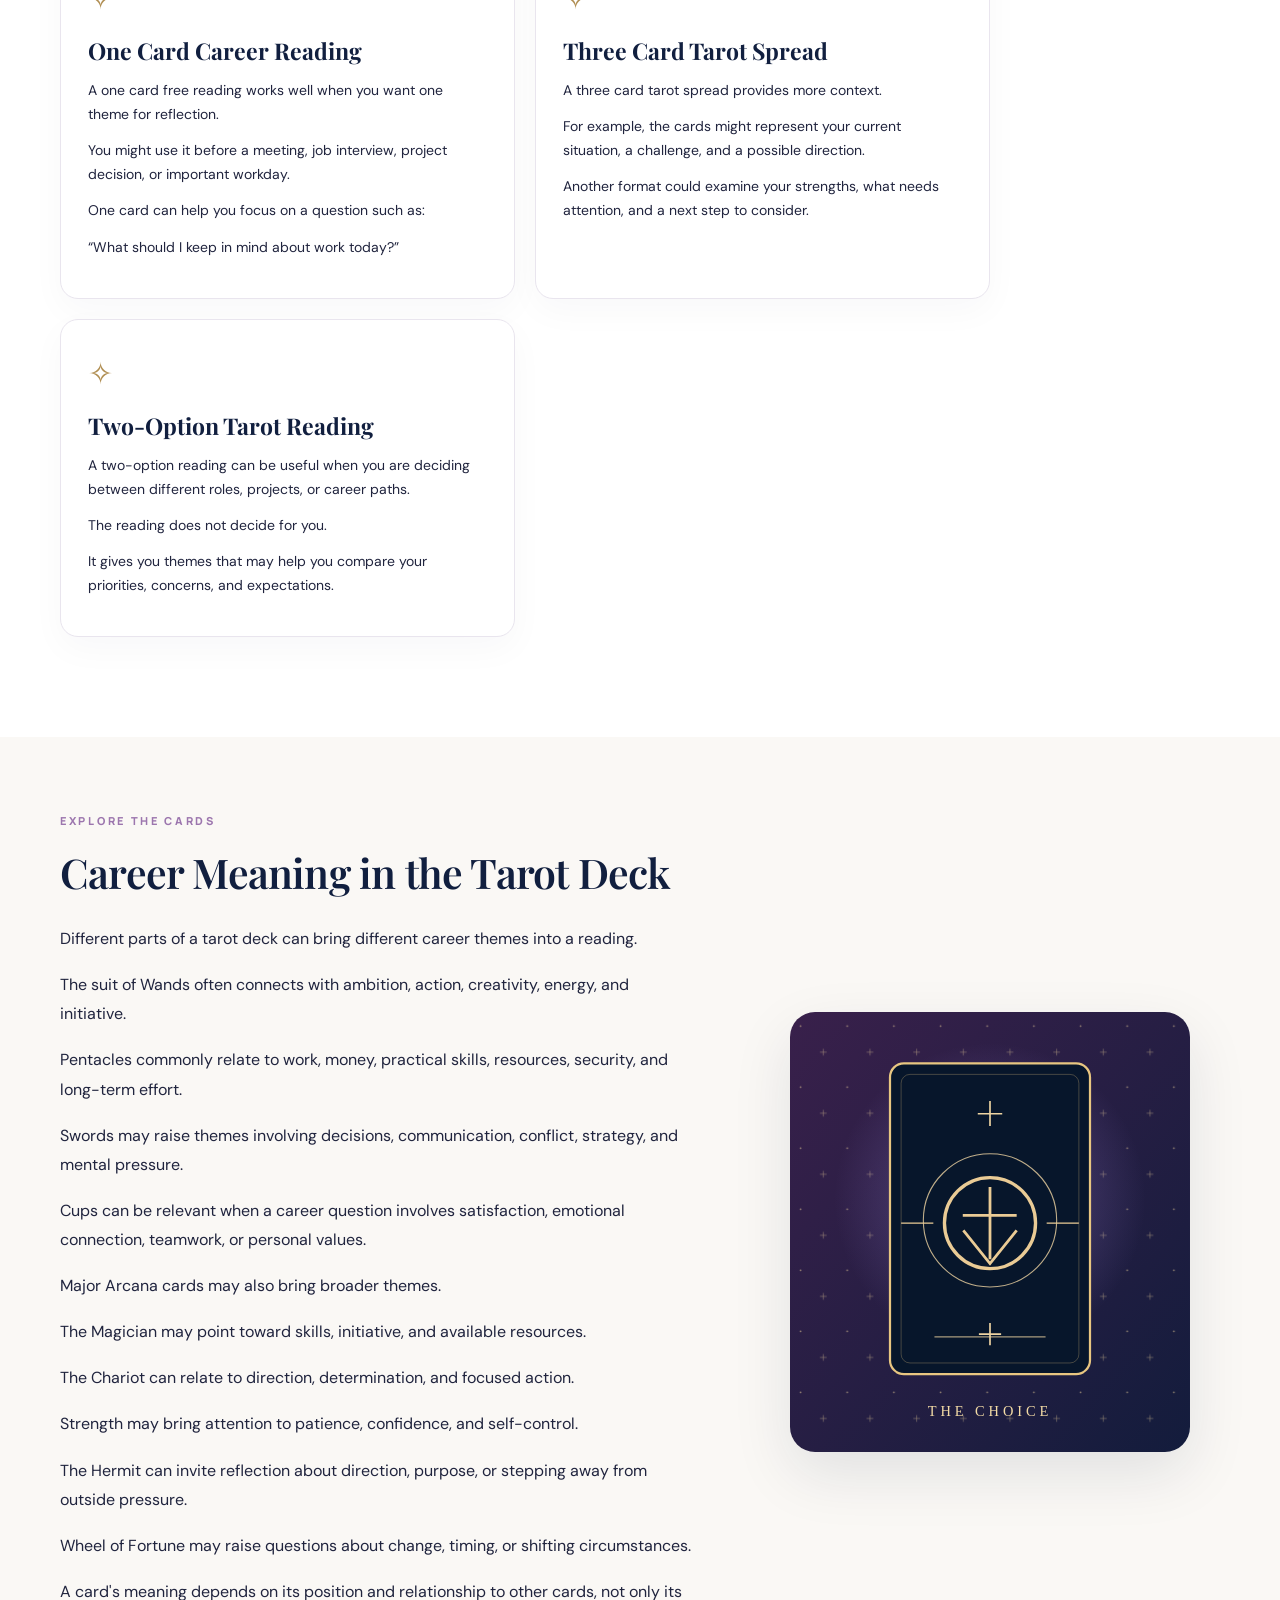
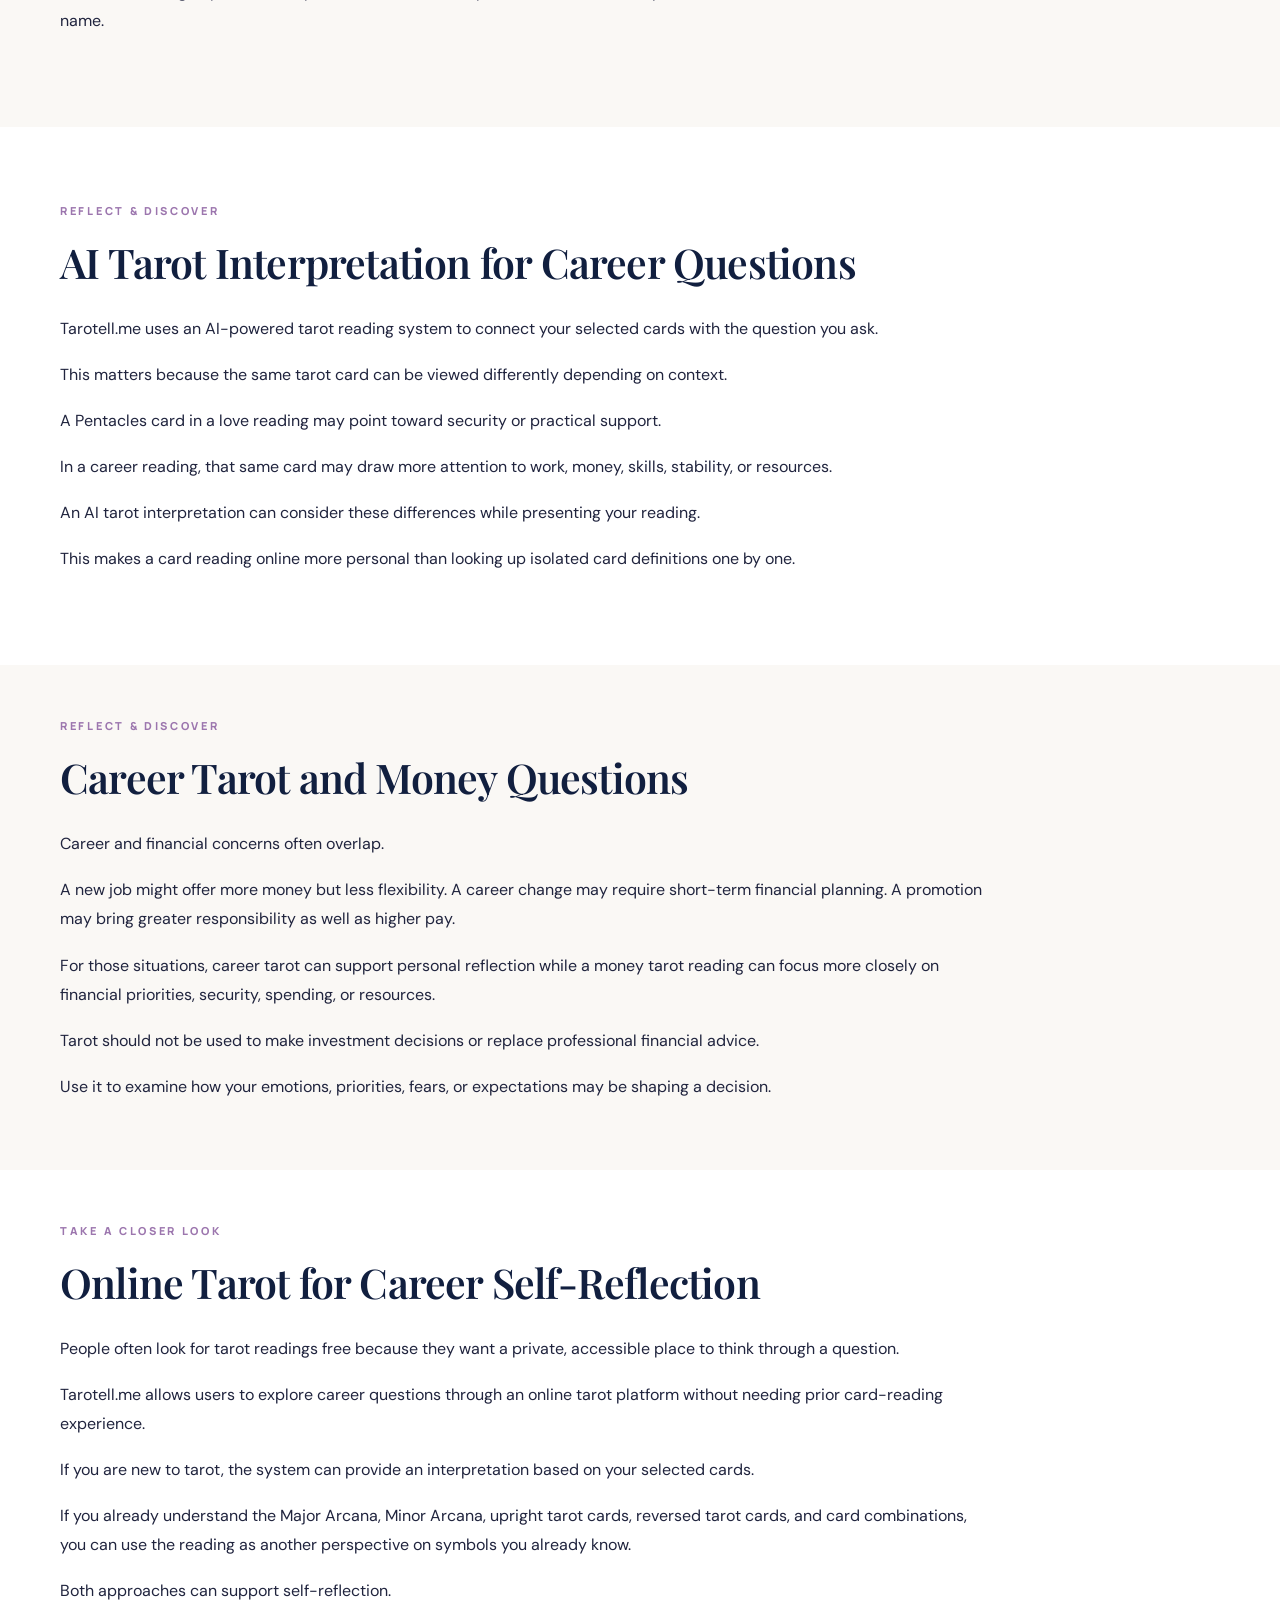
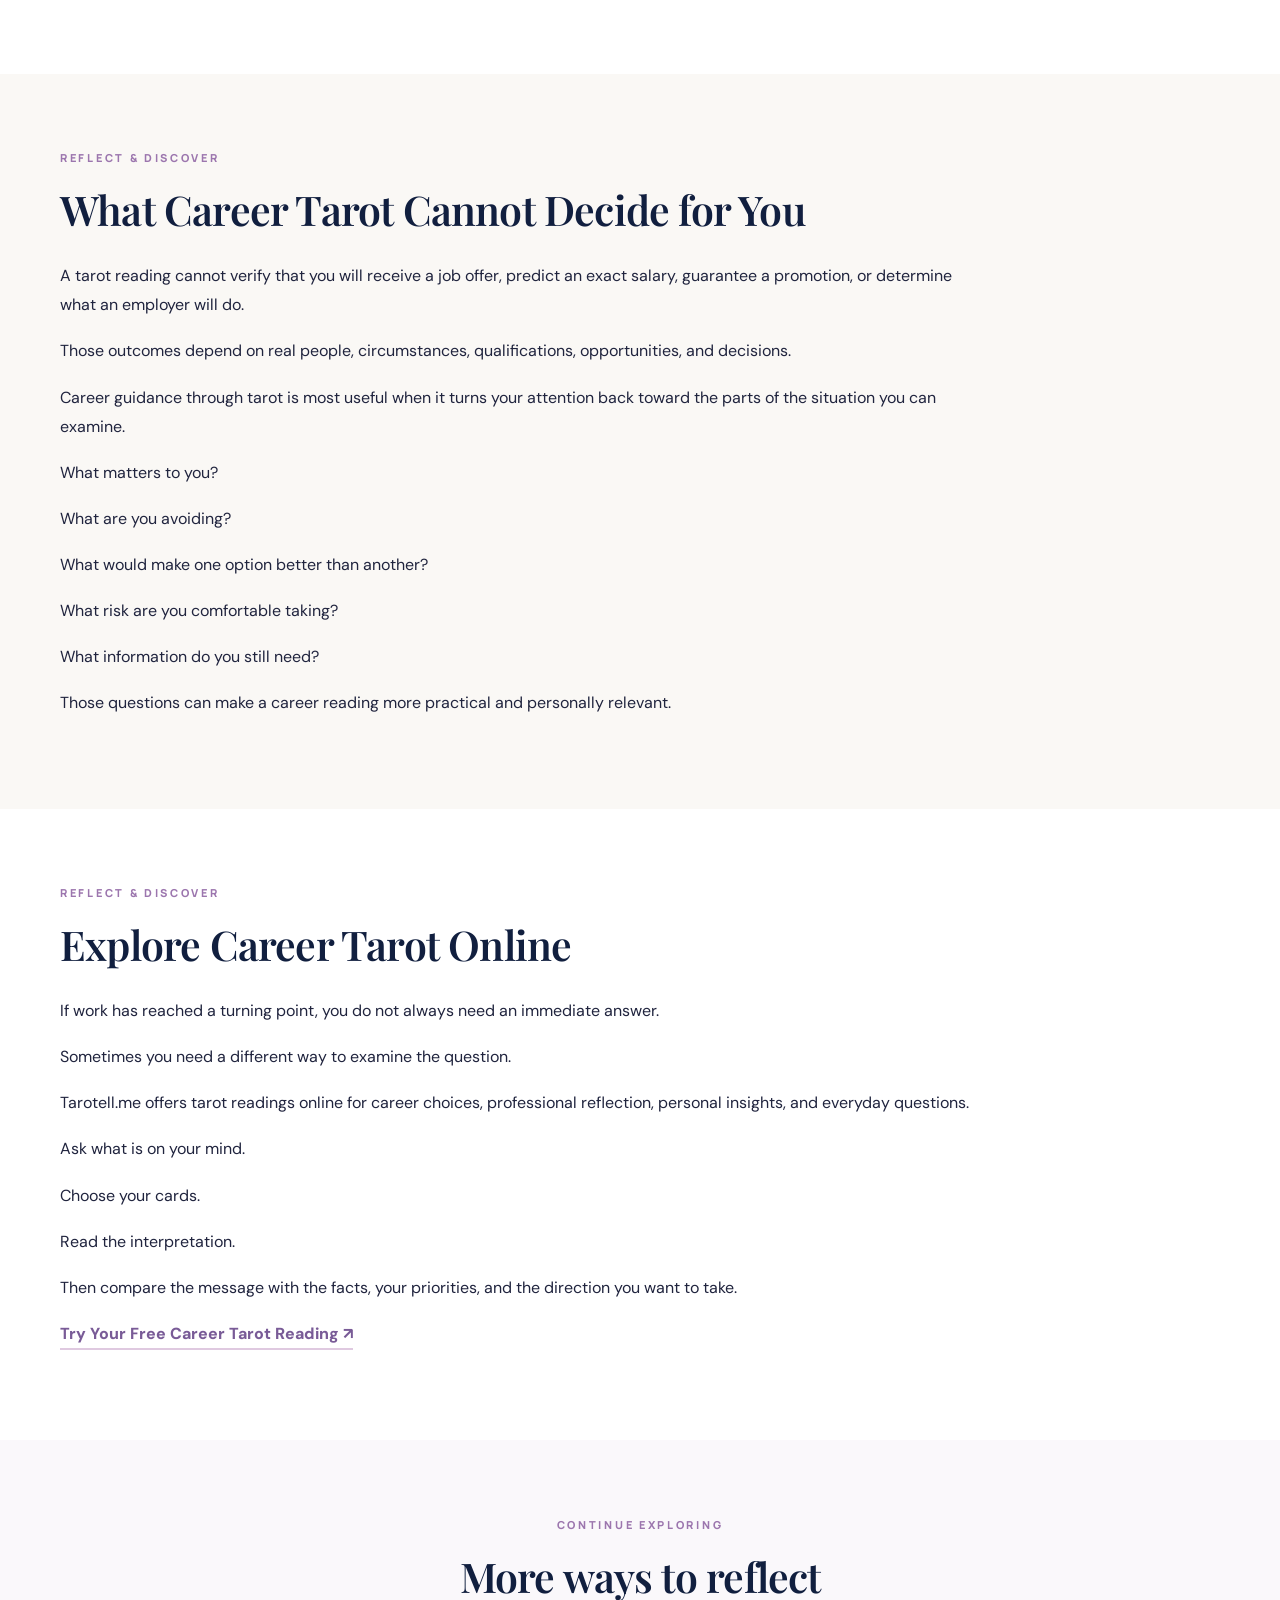
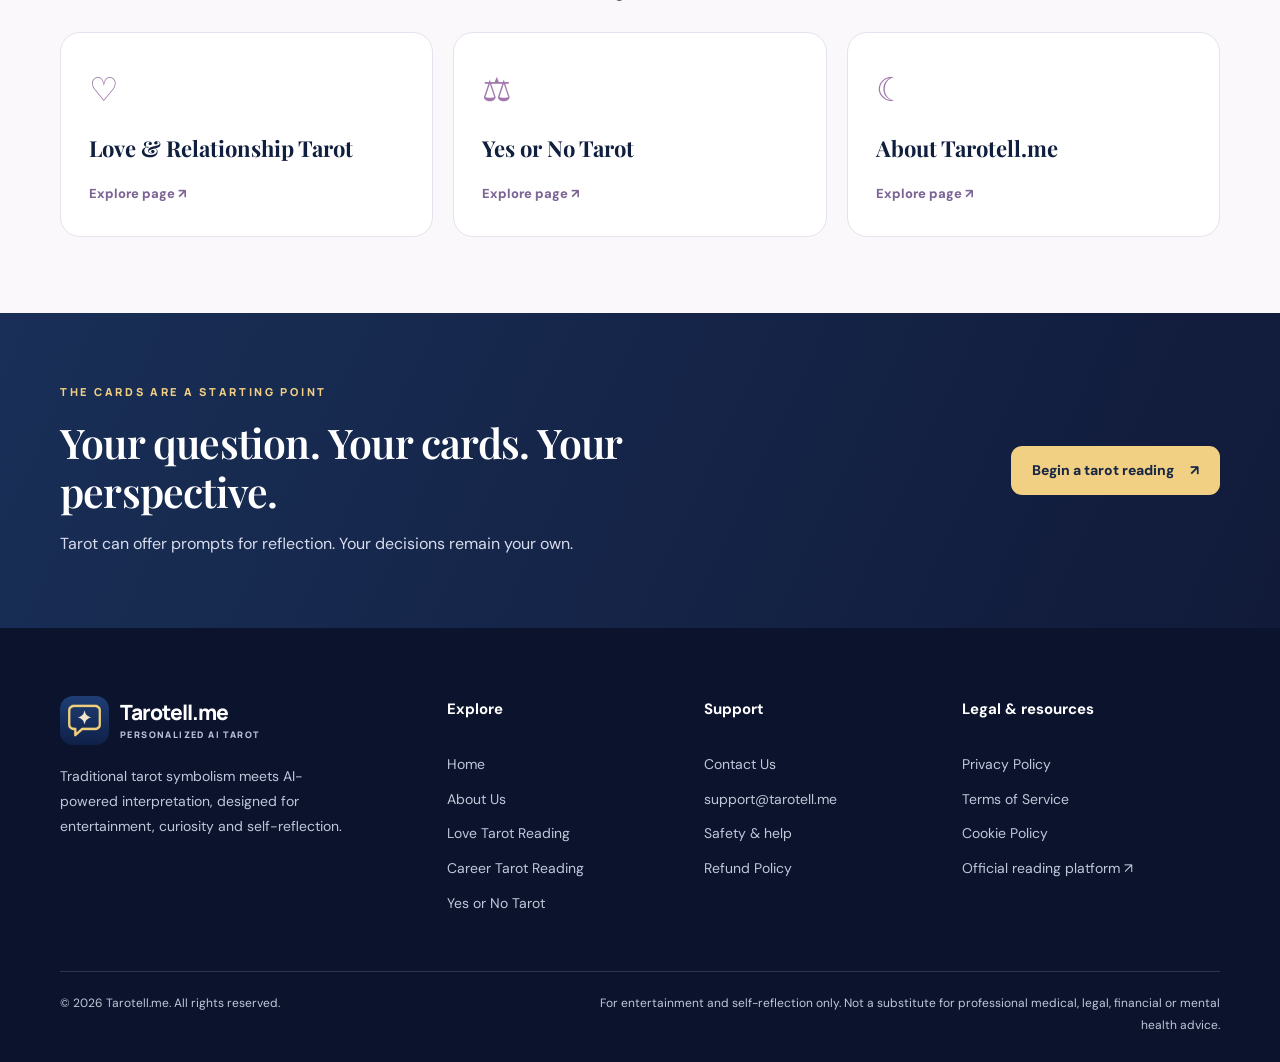
<file: career-tarot-reading/index.html>
<!DOCTYPE html>

<html lang="en"><head><meta charset="utf-8"/><script>(function(){if(window.location.pathname==="/tarotreadingsonline/career-tarot-reading/index.html"){window.location.replace("/tarotreadingsonline/career-tarot-reading/"+window.location.search+window.location.hash);}})();</script><meta content="width=device-width,initial-scale=1" name="viewport"/><title>Free Career Tarot Reading Online | Work &amp; Job Tarot</title><meta content="Get a free career tarot reading online for work, job choices, professional direction, opportunities, and personal insight with AI-powered tarot guidance." name="description"/><meta content="index,follow" name="robots"/><meta content="#101c38" name="theme-color"/><meta content="website" property="og:type"/><meta content="Free Career Tarot Reading Online | Work &amp; Job Tarot" property="og:title"/><meta content="Get a free career tarot reading online for work, job choices, professional direction, opportunities, and personal insight with AI-powered tarot guidance." property="og:description"/><link href="../assets/images/tarotell-logo.png" rel="icon" type="image/png"/><link href="../assets/css/styles.css" rel="stylesheet"/><script defer="" src="../assets/js/site.js"></script><link href="https://tarotellme.github.io/tarotreadingsonline/career-tarot-reading/" rel="canonical"/><meta content="https://tarotellme.github.io/tarotreadingsonline/career-tarot-reading/" property="og:url"/><meta content="https://tarotellme.github.io/tarotreadingsonline/assets/images/career-tarot-journal.webp" property="og:image"/><meta content="summary_large_image" name="twitter:card"/><script type="application/ld+json">{
  "@context": "https://schema.org",
  "@graph": [
    {
      "@type": "WebPage",
      "@id": "https://tarotellme.github.io/tarotreadingsonline/career-tarot-reading/#webpage",
      "url": "https://tarotellme.github.io/tarotreadingsonline/career-tarot-reading/",
      "name": "Free Career Tarot Reading Online | Work & Job Tarot",
      "description": "Get a free career tarot reading online for work, job choices, professional direction, opportunities, and personal insight with AI-powered tarot guidance.",
      "isPartOf": {
        "@id": "https://tarotellme.github.io/tarotreadingsonline/#website"
      },
      "inLanguage": "en",
      "publisher": {
        "@id": "https://tarotellme.github.io/tarotreadingsonline/#organization"
      },
      "breadcrumb": {
        "@id": "https://tarotellme.github.io/tarotreadingsonline/career-tarot-reading/#breadcrumb"
      }
    },
    {
      "@type": "BreadcrumbList",
      "@id": "https://tarotellme.github.io/tarotreadingsonline/career-tarot-reading/#breadcrumb",
      "itemListElement": [
        {
          "@type": "ListItem",
          "position": 1,
          "name": "Home",
          "item": "https://tarotellme.github.io/tarotreadingsonline/"
        },
        {
          "@type": "ListItem",
          "position": 2,
          "name": "Career Tarot Reading",
          "item": "https://tarotellme.github.io/tarotreadingsonline/career-tarot-reading/"
        }
      ]
    }
  ]
}</script></head><body><a class="skip" href="#main">Skip to content</a><div class="topline"><div class="container"><span>✦   A space for questions, cards &amp; reflection</span><a href="https://tarotell.me/" rel="noopener" target="_blank">Open the Tarotell reading app ↗</a></div></div><header class="header"><div class="container header-inner"><a aria-label="Tarotell home" class="brand" href="../"><img alt="Tarotell.me brand logo" height="50" src="../assets/images/tarotell-logo.png" width="50"/><span><strong>Tarotell.me</strong><small>READ • REFLECT • DISCOVER</small></span></a><button aria-controls="nav" aria-expanded="false" aria-label="Open navigation" class="menu" type="button"><span></span><span></span><span></span></button><nav aria-label="Main navigation" class="nav" id="nav"><a href="../">Home</a><a href="../about-us.html">About Us</a><div class="nav-dropdown"><button aria-controls="services-list" aria-expanded="false" aria-haspopup="true" class="nav-dropdown-toggle current" type="button">Services<span aria-hidden="true" class="dropdown-chevron">⌄</span></button><div class="nav-dropdown-menu" id="services-list"><a href="../love-tarot-reading/">Love Tarot</a><a aria-current="page" class="current" href="../career-tarot-reading/">Career Tarot</a><a href="../yes-no-tarot-reading/">Yes or No Tarot</a></div></div><a href="../contact-us.html">Contact Us</a><a class="nav-cta" href="https://tarotell.me/" rel="noopener" target="_blank">Start a reading <span aria-hidden="true">↗</span></a></nav></div></header><main id="main"><section class="hero hero-career"><div class="container hero-grid"><div class="hero-content"><span class="eyebrow">✧   TAROTELL.ME • READ WITH INTENTION</span><h1>Free Career Tarot Reading for Work, Jobs &amp; Professional Direction</h1><p class="hero-lead">Use the cards as a prompt to examine the decisions, priorities, opportunities, and challenges shaping your working life.</p><div class="hero-buttons"><a class="btn btn-gold" href="https://tarotell.me/" rel="noopener" target="_blank">Start your reading <span>↗</span></a><a class="btn btn-outline" href="../about-us.html">About Tarotell</a></div><p class="hero-note">✦   Tarot as a tool for perspective—not a guarantee of future outcomes.</p></div><div class="hero-art"><div class="halo"></div><div class="hero-frame"><img alt="Illustrated career tarot card with celestial symbolism" loading="eager" src="../assets/images/career-tarot.svg"/></div><span class="hero-orbit hero-orbit-one">✧</span><span class="hero-orbit hero-orbit-two">✦</span></div></div></section><section class="opening"><div class="container"><span class="eyebrow">ABOUT THE READING</span><div class="opening-grid"><div class="opening-aside"><img alt="Open celestial journal beside tarot cards and candlelight representing career questions and reflection" class="opening-tarot-art opening-tarot-art--updated" decoding="async" height="700" loading="lazy" src="../assets/images/career-tarot-journal.webp" width="560"/></div><div class="opening-text"><p>Career decisions can affect your time, confidence, finances, goals, and sense of direction.</p><p>You may be thinking about changing jobs, applying for a new role, asking for a promotion, starting a project, or deciding between two professional paths.</p><p>A career tarot reading gives you another way to reflect on those questions.</p><p>Tarotell.me provides personalized AI tarot readings that connect tarot card meanings with the career issue you want to examine. Select your cards, describe the question on your mind, and receive a card interpretation focused on work, professional choices, motivation, priorities, and personal growth.</p><p class="inline-action"><a class="text-cta" href="https://tarotell.me/" rel="noopener" target="_blank">Start Your Career Tarot Reading <span>↗</span></a></p></div></div></div></section><section class="reading-section light" id="section-1"><div class="container"><div class="section-grid"><div class="section-text"><span class="eyebrow">EXPLORE THE CARDS</span><h2>What Is a Career Tarot Reading?</h2><div class="section-prose"><p>A career tarot reading is a tarot card reading focused on work, employment, professional development, and career choices.</p><p>It can help you examine how you feel about your current situation and what deserves closer attention before you make a decision.</p><p>Career tarot may be useful when you are considering:</p><ul class="check-grid"><li>A new job opportunity</li><li>A career change</li><li>A promotion</li><li>A difficult workplace situation</li><li>A new business or project</li><li>Professional motivation</li><li>Long-term career direction</li><li>A choice between two options</li><li>Work-life priorities</li><li>Your approach to professional growth</li></ul><p>Tarot does not replace practical research, employment advice, or financial planning.</p><p>It provides a structure for reflection.</p></div></div><div class="section-visual"><img alt="Celestial tarot illustration accompanying What Is a Career Tarot Reading?" loading="lazy" src="../assets/images/career-tarot.svg"/></div></div></div></section><section class="reading-section muted" id="section-2"><div class="container"><div class="section-text"><span class="eyebrow">REFLECT &amp; DISCOVER</span><h2>Questions You Can Ask Career Tarot</h2><div class="section-prose"><p>A useful career question usually focuses on what you can understand, examine, or change.</p><p>You might ask:</p><ul class="check-grid"><li>What should I consider about my current career path?</li><li>What is influencing my attitude toward work?</li><li>What should I think about before accepting this opportunity?</li><li>What may be holding me back professionally?</li><li>What strengths should I bring into my next career step?</li><li>What deserves more attention in my current job?</li><li>What can I learn from this workplace challenge?</li></ul><p>These questions allow a personalized tarot reading to explore several parts of your situation without presenting a guaranteed outcome.</p></div></div></div></section><section class="reading-section light" id="section-3"><div class="container"><div class="section-text"><span class="eyebrow">REFLECT &amp; DISCOVER</span><h2>Choose a Career Tarot Spread</h2><div class="section-prose"><p>Different tarot spreads can support different kinds of work questions.</p></div><div class="subtopic-grid"><article class="subtopic"><span class="star">✧</span><h3>One Card Career Reading</h3><p>A one card free reading works well when you want one theme for reflection.</p><p>You might use it before a meeting, job interview, project decision, or important workday.</p><p>One card can help you focus on a question such as:</p><p>“What should I keep in mind about work today?”</p></article><article class="subtopic"><span class="star">✧</span><h3>Three Card Tarot Spread</h3><p>A three card tarot spread provides more context.</p><p>For example, the cards might represent your current situation, a challenge, and a possible direction.</p><p>Another format could examine your strengths, what needs attention, and a next step to consider.</p></article><article class="subtopic"><span class="star">✧</span><h3>Two-Option Tarot Reading</h3><p>A two-option reading can be useful when you are deciding between different roles, projects, or career paths.</p><p>The reading does not decide for you.</p><p>It gives you themes that may help you compare your priorities, concerns, and expectations.</p></article></div></div></div></section><section class="reading-section muted" id="section-4"><div class="container"><div class="section-grid"><div class="section-text"><span class="eyebrow">EXPLORE THE CARDS</span><h2>Career Meaning in the Tarot Deck</h2><div class="section-prose"><p>Different parts of a tarot deck can bring different career themes into a reading.</p><p>The suit of Wands often connects with ambition, action, creativity, energy, and initiative.</p><p>Pentacles commonly relate to work, money, practical skills, resources, security, and long-term effort.</p><p>Swords may raise themes involving decisions, communication, conflict, strategy, and mental pressure.</p><p>Cups can be relevant when a career question involves satisfaction, emotional connection, teamwork, or personal values.</p><p>Major Arcana cards may also bring broader themes.</p><p>The Magician may point toward skills, initiative, and available resources.</p><p>The Chariot can relate to direction, determination, and focused action.</p><p>Strength may bring attention to patience, confidence, and self-control.</p><p>The Hermit can invite reflection about direction, purpose, or stepping away from outside pressure.</p><p>Wheel of Fortune may raise questions about change, timing, or shifting circumstances.</p><p>A card's meaning depends on its position and relationship to other cards, not only its name.</p></div></div><div class="section-visual"><img alt="Celestial tarot illustration accompanying Career Meaning in the Tarot Deck" loading="lazy" src="../assets/images/yesno-tarot.svg"/></div></div></div></section><section class="reading-section light" id="section-5"><div class="container"><div class="section-text"><span class="eyebrow">REFLECT &amp; DISCOVER</span><h2>AI Tarot Interpretation for Career Questions</h2><div class="section-prose"><p>Tarotell.me uses an AI-powered tarot reading system to connect your selected cards with the question you ask.</p><p>This matters because the same tarot card can be viewed differently depending on context.</p><p>A Pentacles card in a love reading may point toward security or practical support.</p><p>In a career reading, that same card may draw more attention to work, money, skills, stability, or resources.</p><p>An AI tarot interpretation can consider these differences while presenting your reading.</p><p>This makes a card reading online more personal than looking up isolated card definitions one by one.</p></div></div></div></section><section class="reading-section muted short" id="section-6"><div class="container"><div class="section-text"><span class="eyebrow">REFLECT &amp; DISCOVER</span><h2>Career Tarot and Money Questions</h2><div class="section-prose"><p>Career and financial concerns often overlap.</p><p>A new job might offer more money but less flexibility. A career change may require short-term financial planning. A promotion may bring greater responsibility as well as higher pay.</p><p>For those situations, career tarot can support personal reflection while a money tarot reading can focus more closely on financial priorities, security, spending, or resources.</p><p>Tarot should not be used to make investment decisions or replace professional financial advice.</p><p>Use it to examine how your emotions, priorities, fears, or expectations may be shaping a decision.</p></div></div></div></section><section class="reading-section light short" id="section-7"><div class="container"><div class="section-text"><span class="eyebrow">TAKE A CLOSER LOOK</span><h2>Online Tarot for Career Self-Reflection</h2><div class="section-prose"><p>People often look for tarot readings free because they want a private, accessible place to think through a question.</p><p>Tarotell.me allows users to explore career questions through an online tarot platform without needing prior card-reading experience.</p><p>If you are new to tarot, the system can provide an interpretation based on your selected cards.</p><p>If you already understand the Major Arcana, Minor Arcana, upright tarot cards, reversed tarot cards, and card combinations, you can use the reading as another perspective on symbols you already know.</p><p>Both approaches can support self-reflection.</p></div></div></div></section><section class="reading-section muted" id="section-8"><div class="container"><div class="section-text"><span class="eyebrow">REFLECT &amp; DISCOVER</span><h2>What Career Tarot Cannot Decide for You</h2><div class="section-prose"><p>A tarot reading cannot verify that you will receive a job offer, predict an exact salary, guarantee a promotion, or determine what an employer will do.</p><p>Those outcomes depend on real people, circumstances, qualifications, opportunities, and decisions.</p><p>Career guidance through tarot is most useful when it turns your attention back toward the parts of the situation you can examine.</p><p>What matters to you?</p><p>What are you avoiding?</p><p>What would make one option better than another?</p><p>What risk are you comfortable taking?</p><p>What information do you still need?</p><p>Those questions can make a career reading more practical and personally relevant.</p></div></div></div></section><section class="reading-section light" id="section-9"><div class="container"><div class="section-text"><span class="eyebrow">REFLECT &amp; DISCOVER</span><h2>Explore Career Tarot Online</h2><div class="section-prose"><p>If work has reached a turning point, you do not always need an immediate answer.</p><p>Sometimes you need a different way to examine the question.</p><p>Tarotell.me offers tarot readings online for career choices, professional reflection, personal insights, and everyday questions.</p><p>Ask what is on your mind.</p><p>Choose your cards.</p><p>Read the interpretation.</p><p>Then compare the message with the facts, your priorities, and the direction you want to take.</p><p class="inline-action"><a class="text-cta" href="https://tarotell.me/" rel="noopener" target="_blank">Try Your Free Career Tarot Reading <span>↗</span></a></p></div></div></div></section><section class="related"><div class="container"><div class="related-head"><span class="eyebrow">CONTINUE EXPLORING</span><h2>More ways to reflect</h2></div><div class="related-grid"><a class="related-card" href="../love-tarot-reading/"><span class="related-icon">♡</span><h3>Love &amp; Relationship Tarot</h3><span class="readmore">Explore page ↗</span></a><a class="related-card" href="../yes-no-tarot-reading/"><span class="related-icon">⚖</span><h3>Yes or No Tarot</h3><span class="readmore">Explore page ↗</span></a><a class="related-card" href="../about-us.html"><span class="related-icon">☾</span><h3>About Tarotell.me</h3><span class="readmore">Explore page ↗</span></a></div></div></section></main><section class="cta"><div class="container cta-inner"><div><span class="eyebrow">THE CARDS ARE A STARTING POINT</span><h2>Your question. Your cards. Your perspective.</h2><p>Tarot can offer prompts for reflection. Your decisions remain your own.</p></div><a class="btn btn-gold" href="https://tarotell.me/" rel="noopener" target="_blank">Begin a tarot reading <span>↗</span></a></div></section><footer class="footer"><div class="container footer-grid"><div class="footer-about"><a class="brand brand-footer" href="../"><img alt="Tarotell.me brand logo" height="48" src="../assets/images/tarotell-logo.png" width="48"/><span><strong>Tarotell.me</strong><small>PERSONALIZED AI TAROT</small></span></a><p>Traditional tarot symbolism meets AI-powered interpretation, designed for entertainment, curiosity and self-reflection.</p></div><div><h3>Explore</h3><a href="../">Home</a><a href="../about-us.html">About Us</a><a href="../love-tarot-reading/">Love Tarot Reading</a><a href="../career-tarot-reading/">Career Tarot Reading</a><a href="../yes-no-tarot-reading/">Yes or No Tarot</a></div><div><h3>Support</h3><a href="../contact-us.html">Contact Us</a><a href="mailto:support@tarotell.me">support@tarotell.me</a><a href="https://tarotell.me/safety" rel="noopener" target="_blank">Safety &amp; help</a><a href="https://tarotell.me/refund-policy" rel="noopener" target="_blank">Refund Policy</a></div><div><h3>Legal &amp; resources</h3><a href="https://tarotell.me/privacy-policy" rel="noopener" target="_blank">Privacy Policy</a><a href="https://tarotell.me/terms-of-service" rel="noopener" target="_blank">Terms of Service</a><a href="https://tarotell.me/cookie-policy" rel="noopener" target="_blank">Cookie Policy</a><a href="https://tarotell.me/" rel="noopener" target="_blank">Official reading platform ↗</a></div></div><div class="container copyright"><p>© 2026 Tarotell.me. All rights reserved.</p><p>For entertainment and self-reflection only. Not a substitute for professional medical, legal, financial or mental health advice.</p></div></footer></body></html>
</file>
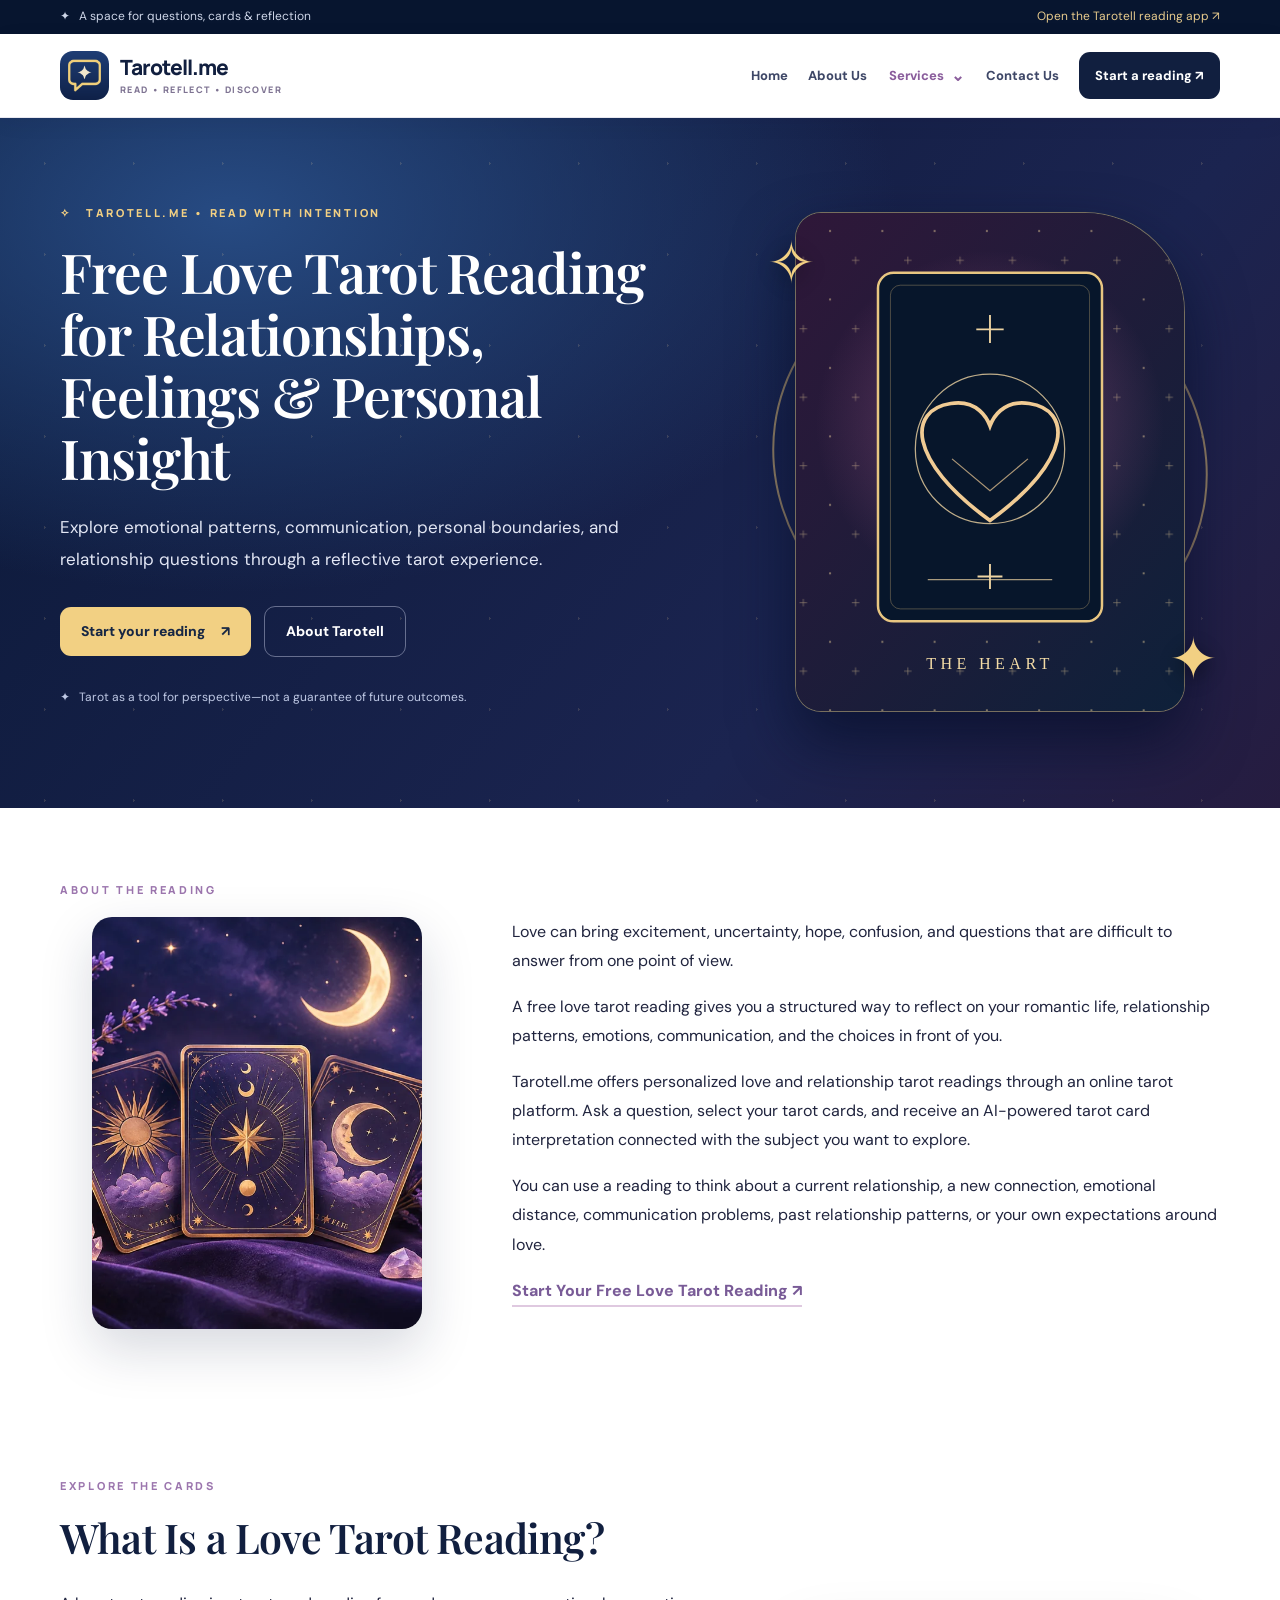
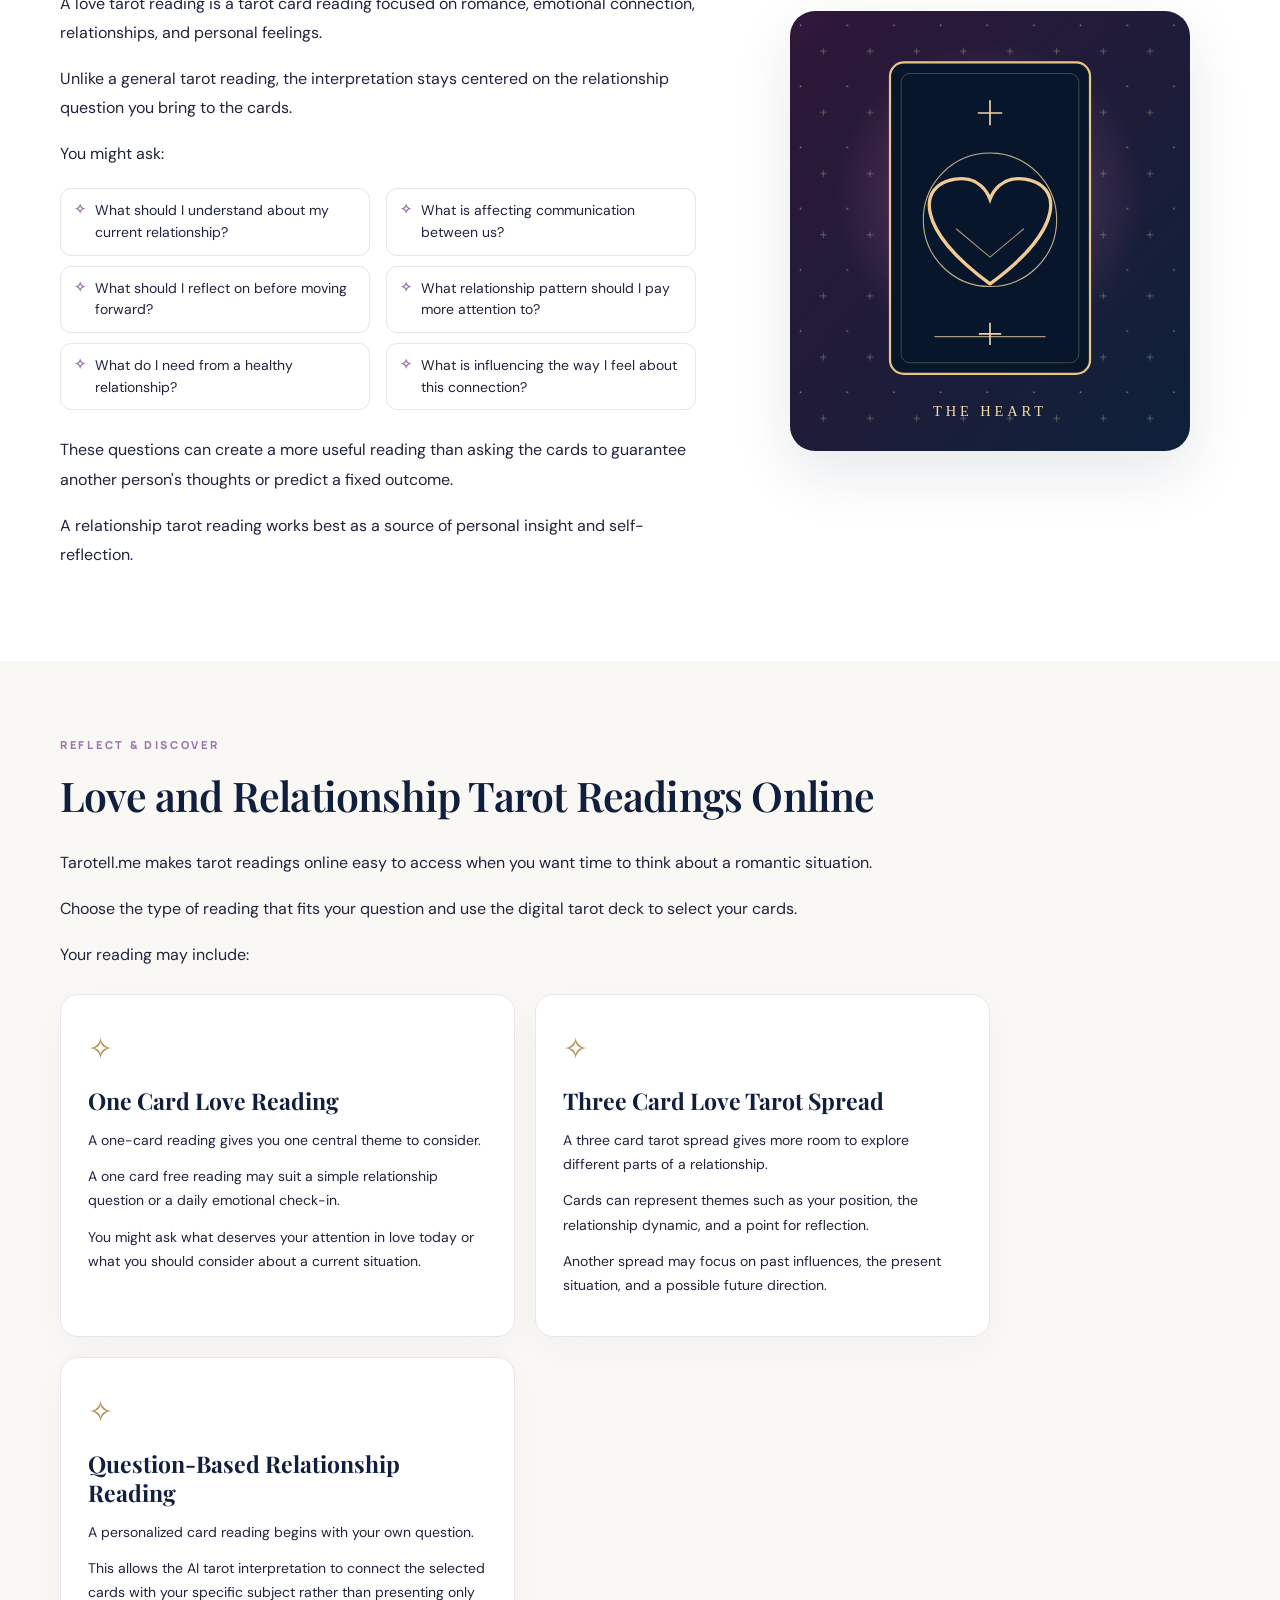
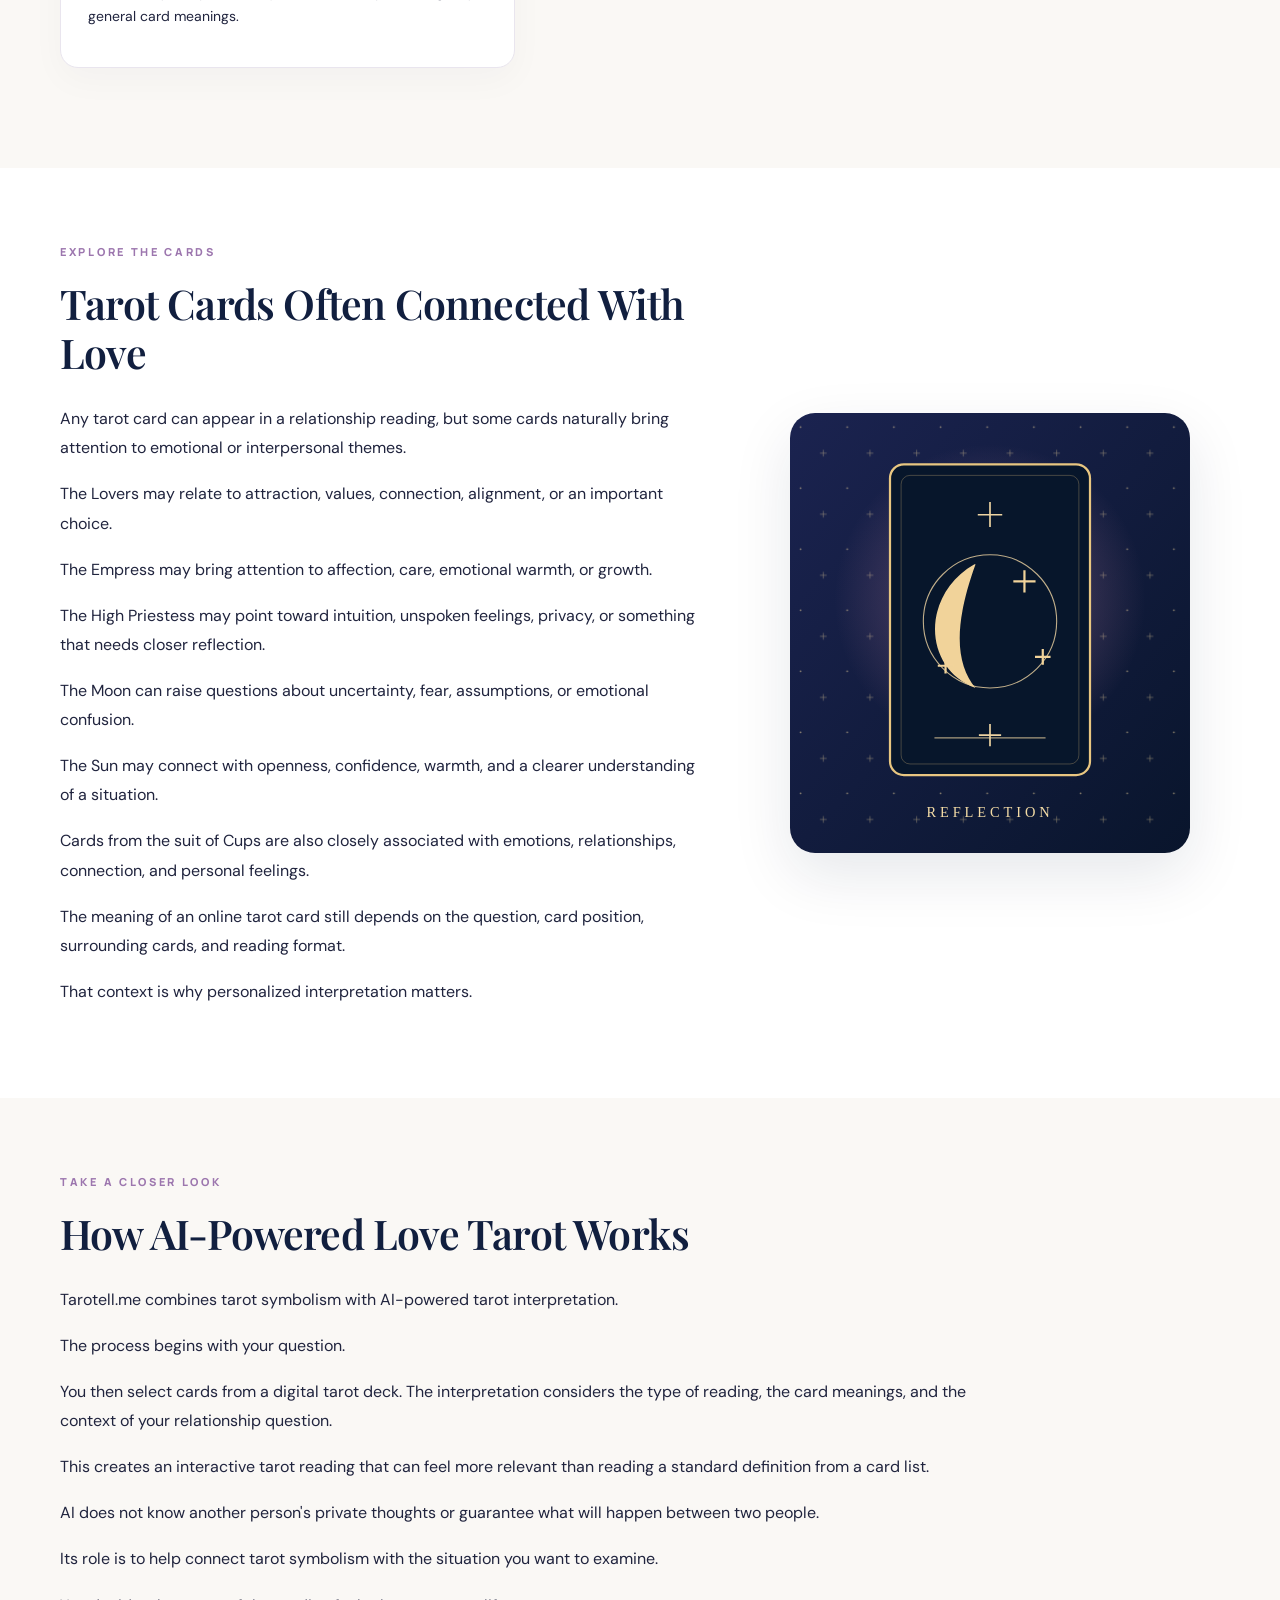
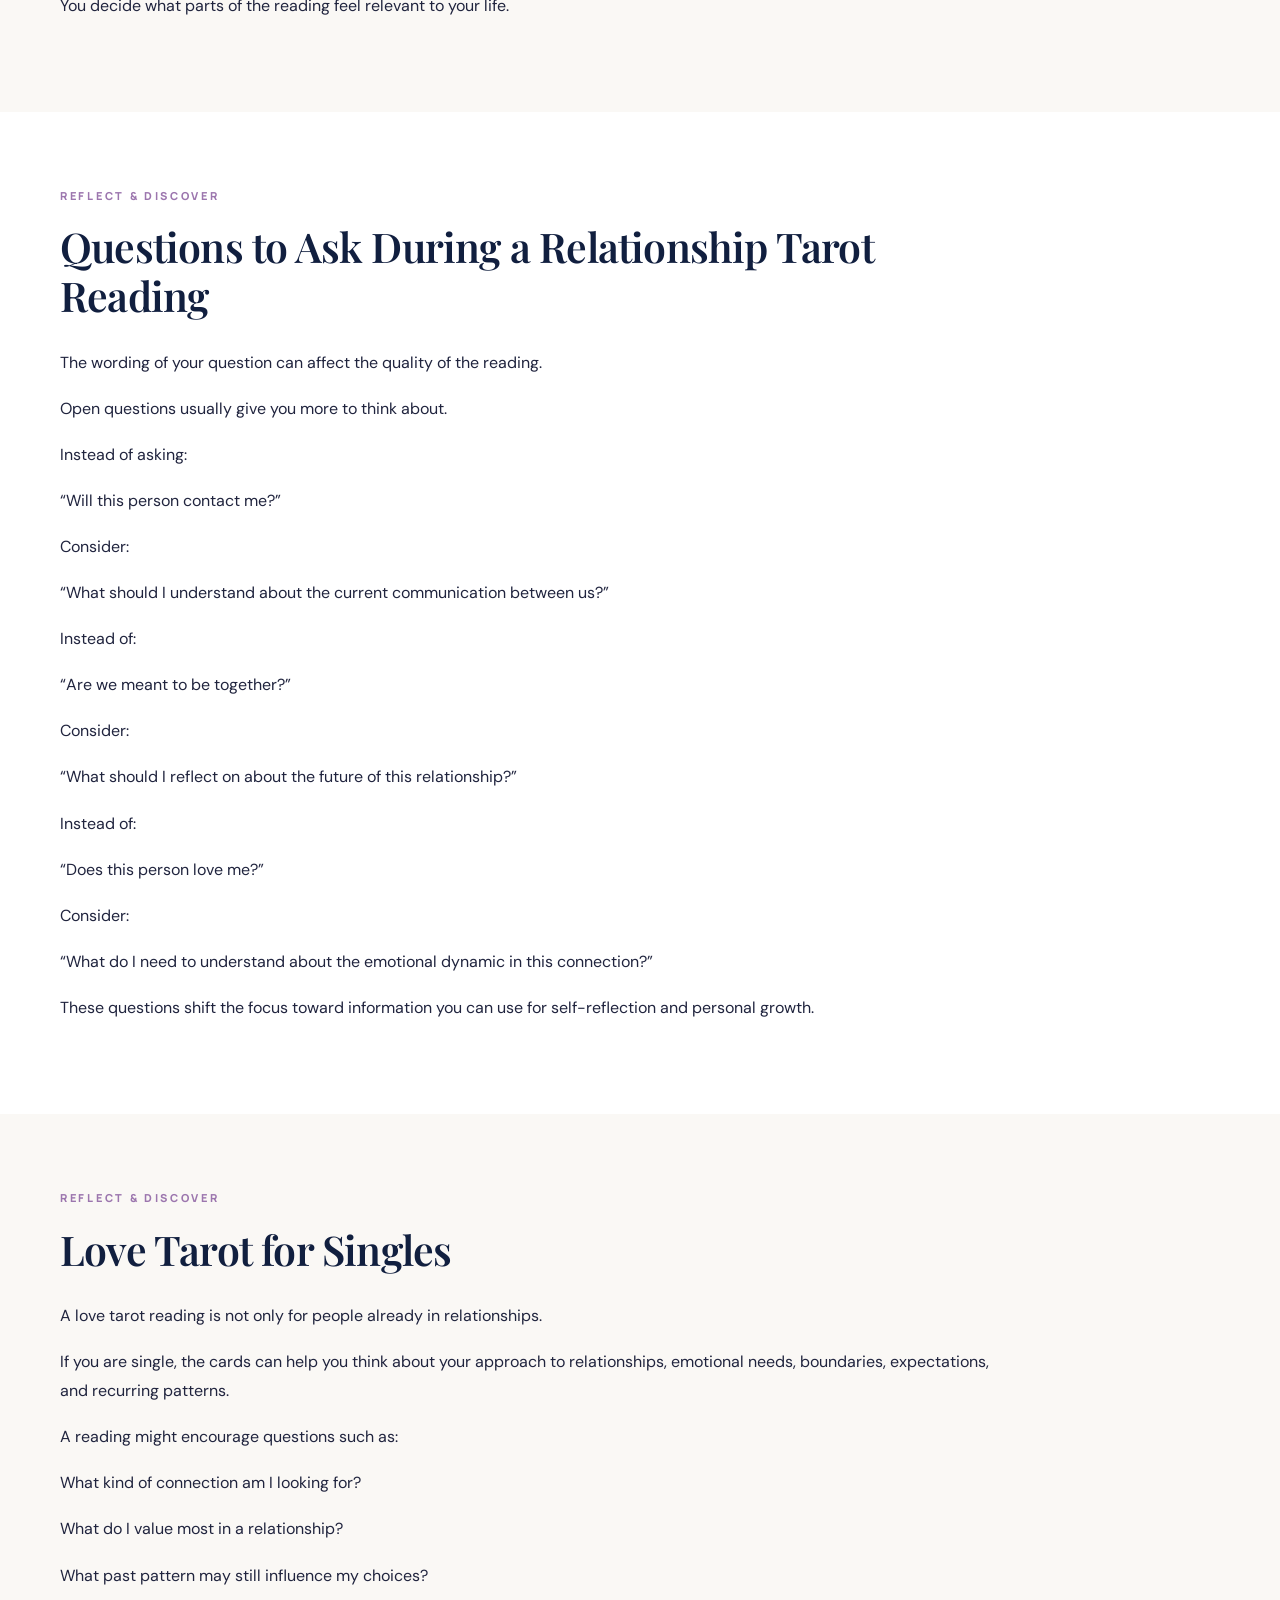
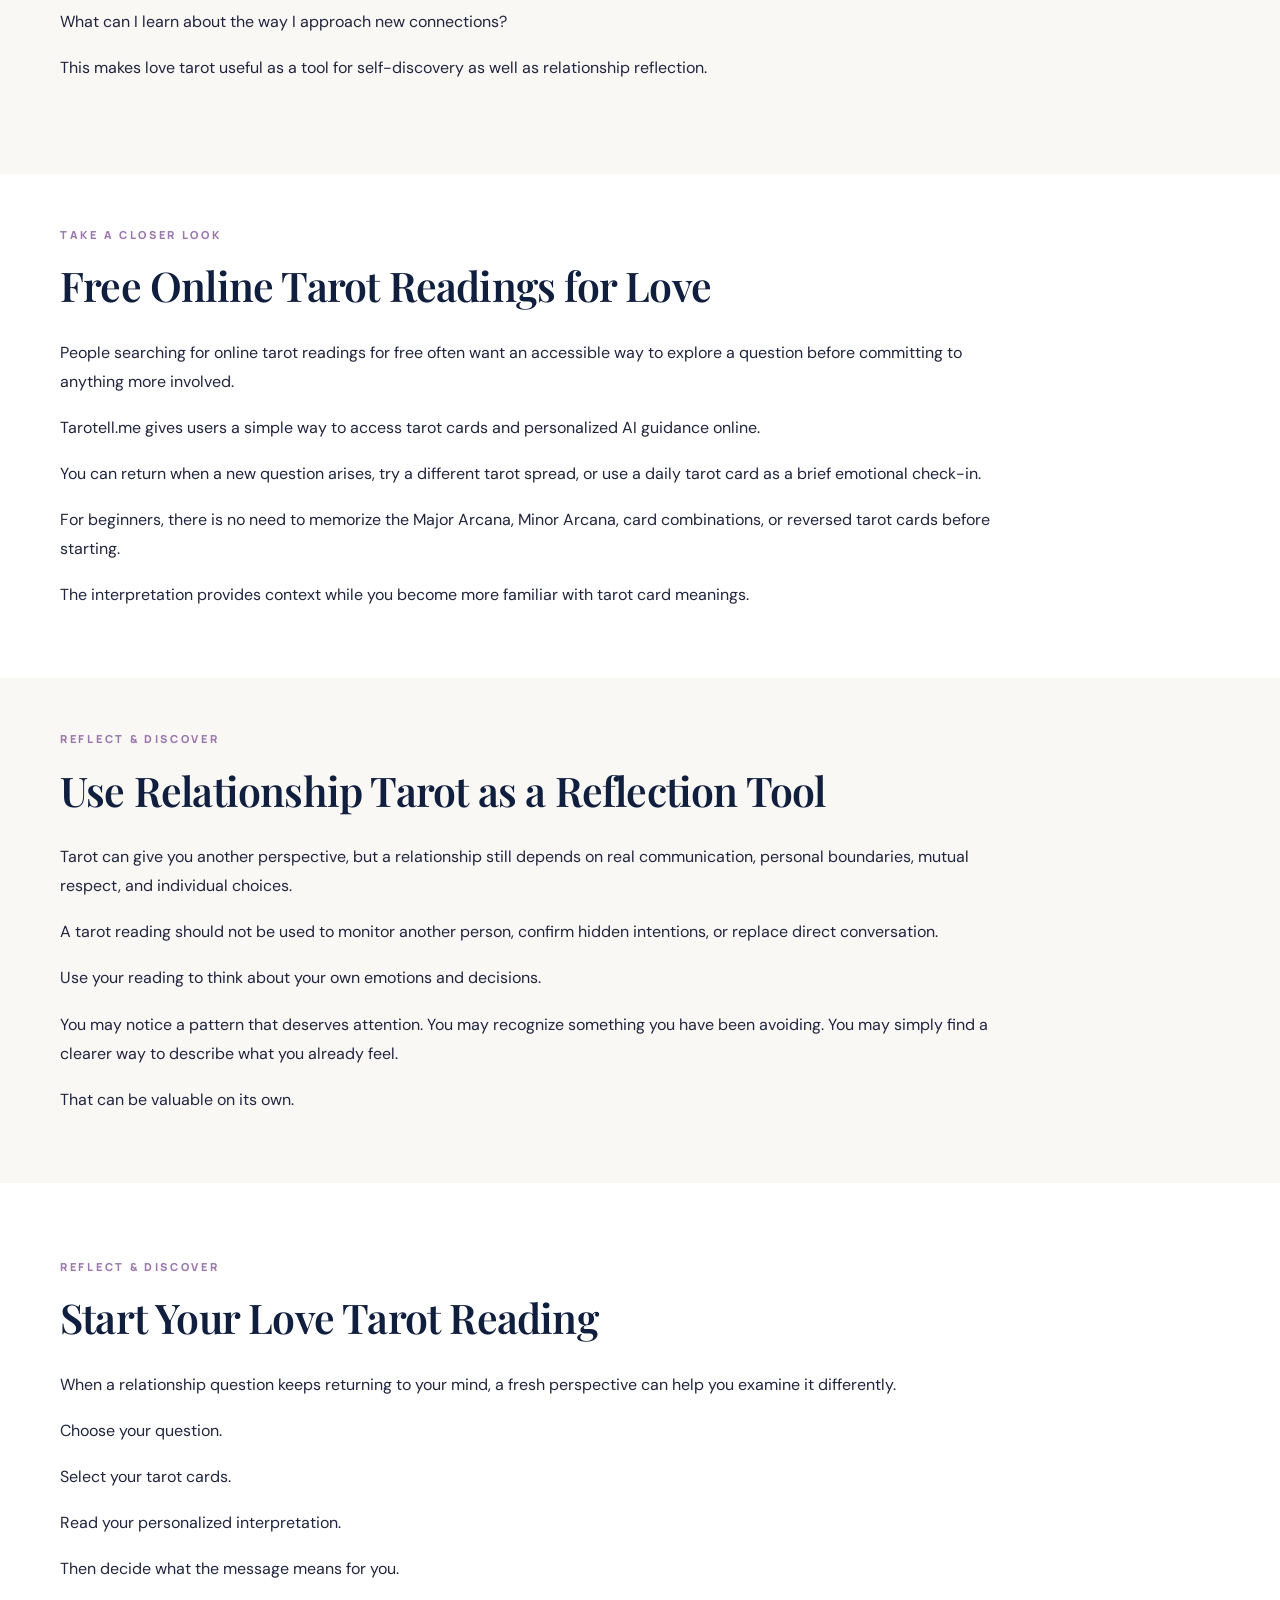
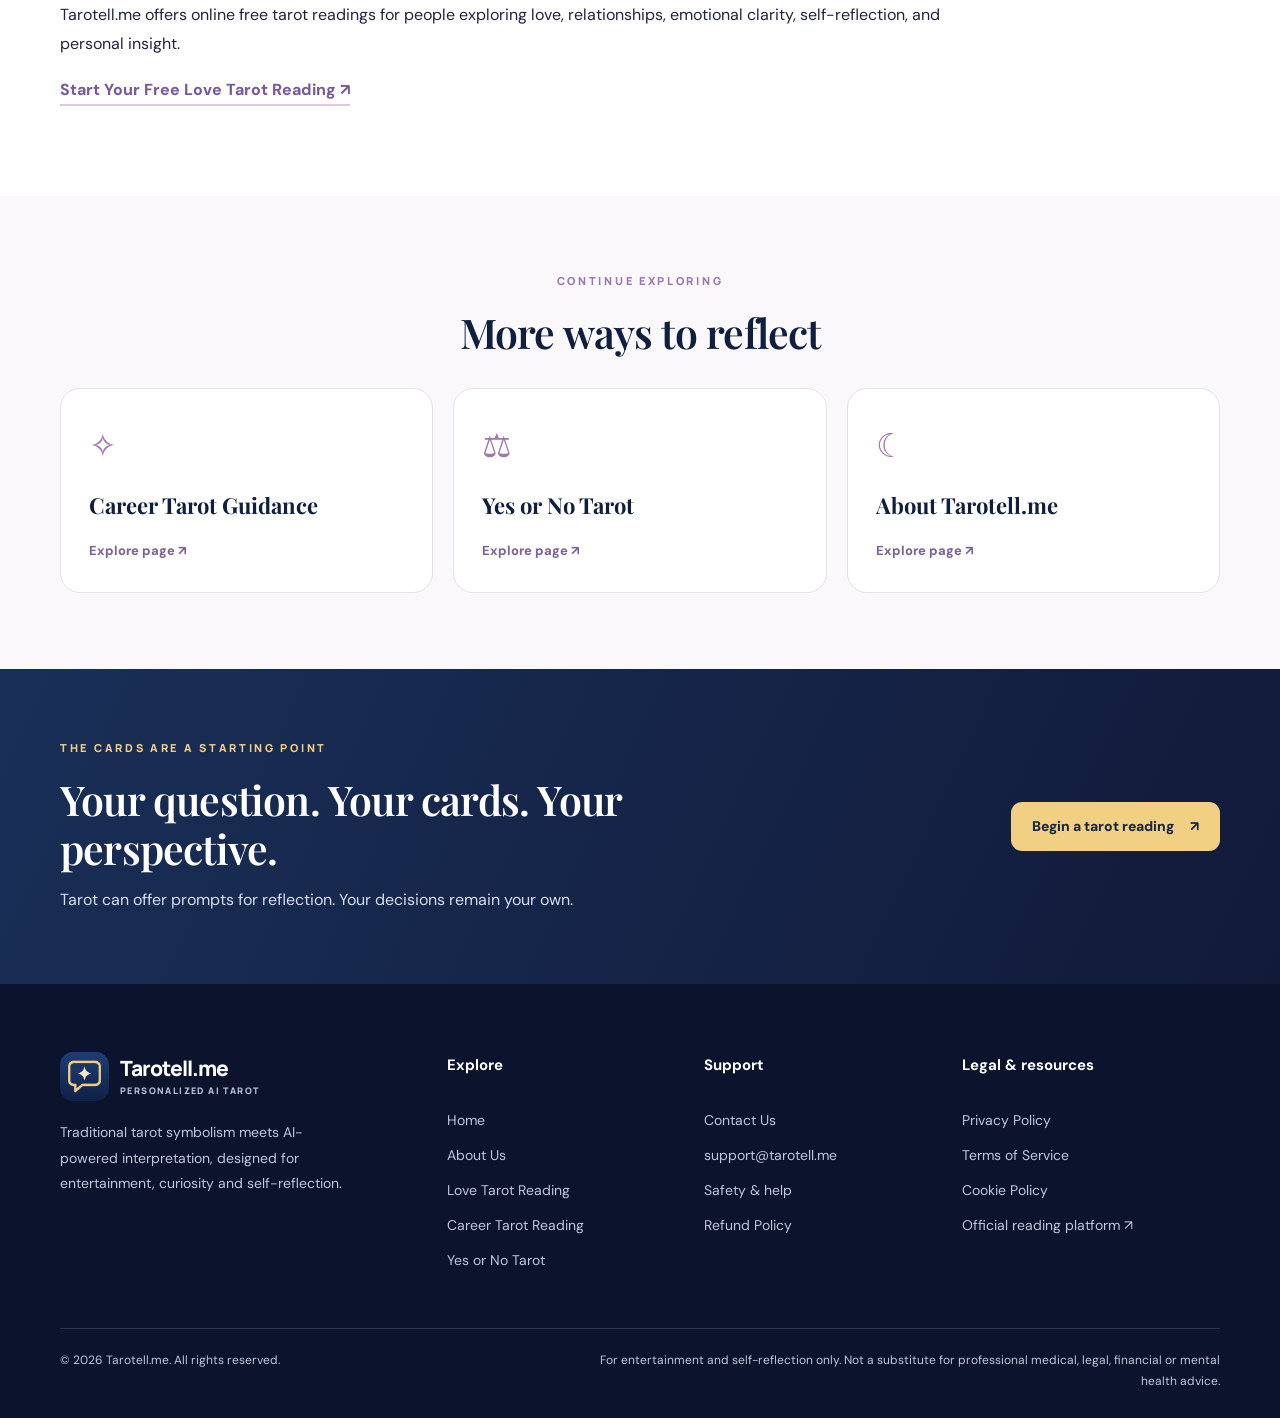
<file: love-tarot-reading/index.html>
<!DOCTYPE html>

<html lang="en"><head><meta charset="utf-8"/><script>(function(){if(window.location.pathname==="/tarotreadingsonline/love-tarot-reading/index.html"){window.location.replace("/tarotreadingsonline/love-tarot-reading/"+window.location.search+window.location.hash);}})();</script><meta content="width=device-width,initial-scale=1" name="viewport"/><title>Free Love Tarot Reading Online | Relationship Tarot | Tarotell.me</title><meta content="Try a free love tarot reading online for relationship insights, feelings, emotional clarity, and personal reflection with AI-powered tarot interpretations." name="description"/><meta content="index,follow" name="robots"/><meta content="#101c38" name="theme-color"/><meta content="website" property="og:type"/><meta content="Free Love Tarot Reading Online | Relationship Tarot | Tarotell.me" property="og:title"/><meta content="Try a free love tarot reading online for relationship insights, feelings, emotional clarity, and personal reflection with AI-powered tarot interpretations." property="og:description"/><link href="../assets/images/tarotell-logo.png" rel="icon" type="image/png"/><link href="../assets/css/styles.css" rel="stylesheet"/><script defer="" src="../assets/js/site.js"></script><link href="https://tarotellme.github.io/tarotreadingsonline/love-tarot-reading/" rel="canonical"/><meta content="https://tarotellme.github.io/tarotreadingsonline/love-tarot-reading/" property="og:url"/><meta content="https://tarotellme.github.io/tarotreadingsonline/assets/images/love-tarot-cards.webp" property="og:image"/><meta content="summary_large_image" name="twitter:card"/><script type="application/ld+json">{
  "@context": "https://schema.org",
  "@graph": [
    {
      "@type": "WebPage",
      "@id": "https://tarotellme.github.io/tarotreadingsonline/love-tarot-reading/#webpage",
      "url": "https://tarotellme.github.io/tarotreadingsonline/love-tarot-reading/",
      "name": "Free Love Tarot Reading Online | Relationship Tarot | Tarotell.me",
      "description": "Try a free love tarot reading online for relationship insights, feelings, emotional clarity, and personal reflection with AI-powered tarot interpretations.",
      "isPartOf": {
        "@id": "https://tarotellme.github.io/tarotreadingsonline/#website"
      },
      "inLanguage": "en",
      "publisher": {
        "@id": "https://tarotellme.github.io/tarotreadingsonline/#organization"
      },
      "breadcrumb": {
        "@id": "https://tarotellme.github.io/tarotreadingsonline/love-tarot-reading/#breadcrumb"
      }
    },
    {
      "@type": "BreadcrumbList",
      "@id": "https://tarotellme.github.io/tarotreadingsonline/love-tarot-reading/#breadcrumb",
      "itemListElement": [
        {
          "@type": "ListItem",
          "position": 1,
          "name": "Home",
          "item": "https://tarotellme.github.io/tarotreadingsonline/"
        },
        {
          "@type": "ListItem",
          "position": 2,
          "name": "Love Tarot Reading",
          "item": "https://tarotellme.github.io/tarotreadingsonline/love-tarot-reading/"
        }
      ]
    }
  ]
}</script></head><body><a class="skip" href="#main">Skip to content</a><div class="topline"><div class="container"><span>✦   A space for questions, cards &amp; reflection</span><a href="https://tarotell.me/" rel="noopener" target="_blank">Open the Tarotell reading app ↗</a></div></div><header class="header"><div class="container header-inner"><a aria-label="Tarotell home" class="brand" href="../"><img alt="Tarotell.me brand logo" height="50" src="../assets/images/tarotell-logo.png" width="50"/><span><strong>Tarotell.me</strong><small>READ • REFLECT • DISCOVER</small></span></a><button aria-controls="nav" aria-expanded="false" aria-label="Open navigation" class="menu" type="button"><span></span><span></span><span></span></button><nav aria-label="Main navigation" class="nav" id="nav"><a href="../">Home</a><a href="../about-us.html">About Us</a><div class="nav-dropdown"><button aria-controls="services-list" aria-expanded="false" aria-haspopup="true" class="nav-dropdown-toggle current" type="button">Services<span aria-hidden="true" class="dropdown-chevron">⌄</span></button><div class="nav-dropdown-menu" id="services-list"><a aria-current="page" class="current" href="../love-tarot-reading/">Love Tarot</a><a href="../career-tarot-reading/">Career Tarot</a><a href="../yes-no-tarot-reading/">Yes or No Tarot</a></div></div><a href="../contact-us.html">Contact Us</a><a class="nav-cta" href="https://tarotell.me/" rel="noopener" target="_blank">Start a reading <span aria-hidden="true">↗</span></a></nav></div></header><main id="main"><section class="hero hero-love"><div class="container hero-grid"><div class="hero-content"><span class="eyebrow">✧   TAROTELL.ME • READ WITH INTENTION</span><h1>Free Love Tarot Reading for Relationships, Feelings &amp; Personal Insight</h1><p class="hero-lead">Explore emotional patterns, communication, personal boundaries, and relationship questions through a reflective tarot experience.</p><div class="hero-buttons"><a class="btn btn-gold" href="https://tarotell.me/" rel="noopener" target="_blank">Start your reading <span>↗</span></a><a class="btn btn-outline" href="../about-us.html">About Tarotell</a></div><p class="hero-note">✦   Tarot as a tool for perspective—not a guarantee of future outcomes.</p></div><div class="hero-art"><div class="halo"></div><div class="hero-frame"><img alt="Illustrated love tarot card with romantic and celestial symbolism" loading="eager" src="../assets/images/love-tarot.svg"/></div><span class="hero-orbit hero-orbit-one">✧</span><span class="hero-orbit hero-orbit-two">✦</span></div></div></section><section class="opening"><div class="container"><span class="eyebrow">ABOUT THE READING</span><div class="opening-grid"><div class="opening-aside"><img alt="Three gold-accented tarot cards, amethyst crystals and a glowing candle in a lavender-lit setting" class="opening-tarot-art opening-tarot-art--updated" decoding="async" height="700" loading="lazy" src="../assets/images/love-tarot-cards.webp" width="560"/></div><div class="opening-text"><p>Love can bring excitement, uncertainty, hope, confusion, and questions that are difficult to answer from one point of view.</p><p>A free love tarot reading gives you a structured way to reflect on your romantic life, relationship patterns, emotions, communication, and the choices in front of you.</p><p>Tarotell.me offers personalized love and relationship tarot readings through an online tarot platform. Ask a question, select your tarot cards, and receive an AI-powered tarot card interpretation connected with the subject you want to explore.</p><p>You can use a reading to think about a current relationship, a new connection, emotional distance, communication problems, past relationship patterns, or your own expectations around love.</p><p class="inline-action"><a class="text-cta" href="https://tarotell.me/" rel="noopener" target="_blank">Start Your Free Love Tarot Reading <span>↗</span></a></p></div></div></div></section><section class="reading-section light" id="section-1"><div class="container"><div class="section-grid"><div class="section-text"><span class="eyebrow">EXPLORE THE CARDS</span><h2>What Is a Love Tarot Reading?</h2><div class="section-prose"><p>A love tarot reading is a tarot card reading focused on romance, emotional connection, relationships, and personal feelings.</p><p>Unlike a general tarot reading, the interpretation stays centered on the relationship question you bring to the cards.</p><p>You might ask:</p><ul class="check-grid"><li>What should I understand about my current relationship?</li><li>What is affecting communication between us?</li><li>What should I reflect on before moving forward?</li><li>What relationship pattern should I pay more attention to?</li><li>What do I need from a healthy relationship?</li><li>What is influencing the way I feel about this connection?</li></ul><p>These questions can create a more useful reading than asking the cards to guarantee another person's thoughts or predict a fixed outcome.</p><p>A relationship tarot reading works best as a source of personal insight and self-reflection.</p></div></div><div class="section-visual"><img alt="Celestial tarot illustration accompanying What Is a Love Tarot Reading?" loading="lazy" src="../assets/images/love-tarot.svg"/></div></div></div></section><section class="reading-section muted" id="section-2"><div class="container"><div class="section-text"><span class="eyebrow">REFLECT &amp; DISCOVER</span><h2>Love and Relationship Tarot Readings Online</h2><div class="section-prose"><p>Tarotell.me makes tarot readings online easy to access when you want time to think about a romantic situation.</p><p>Choose the type of reading that fits your question and use the digital tarot deck to select your cards.</p><p>Your reading may include:</p></div><div class="subtopic-grid"><article class="subtopic"><span class="star">✧</span><h3>One Card Love Reading</h3><p>A one-card reading gives you one central theme to consider.</p><p>A one card free reading may suit a simple relationship question or a daily emotional check-in.</p><p>You might ask what deserves your attention in love today or what you should consider about a current situation.</p></article><article class="subtopic"><span class="star">✧</span><h3>Three Card Love Tarot Spread</h3><p>A three card tarot spread gives more room to explore different parts of a relationship.</p><p>Cards can represent themes such as your position, the relationship dynamic, and a point for reflection.</p><p>Another spread may focus on past influences, the present situation, and a possible future direction.</p></article><article class="subtopic"><span class="star">✧</span><h3>Question-Based Relationship Reading</h3><p>A personalized card reading begins with your own question.</p><p>This allows the AI tarot interpretation to connect the selected cards with your specific subject rather than presenting only general card meanings.</p></article></div></div></div></section><section class="reading-section light" id="section-3"><div class="container"><div class="section-grid"><div class="section-text"><span class="eyebrow">EXPLORE THE CARDS</span><h2>Tarot Cards Often Connected With Love</h2><div class="section-prose"><p>Any tarot card can appear in a relationship reading, but some cards naturally bring attention to emotional or interpersonal themes.</p><p>The Lovers may relate to attraction, values, connection, alignment, or an important choice.</p><p>The Empress may bring attention to affection, care, emotional warmth, or growth.</p><p>The High Priestess may point toward intuition, unspoken feelings, privacy, or something that needs closer reflection.</p><p>The Moon can raise questions about uncertainty, fear, assumptions, or emotional confusion.</p><p>The Sun may connect with openness, confidence, warmth, and a clearer understanding of a situation.</p><p>Cards from the suit of Cups are also closely associated with emotions, relationships, connection, and personal feelings.</p><p>The meaning of an online tarot card still depends on the question, card position, surrounding cards, and reading format.</p><p>That context is why personalized interpretation matters.</p></div></div><div class="section-visual"><img alt="Celestial tarot illustration accompanying Tarot Cards Often Connected With Love" loading="lazy" src="../assets/images/insight-tarot.svg"/></div></div></div></section><section class="reading-section muted" id="section-4"><div class="container"><div class="section-text"><span class="eyebrow">TAKE A CLOSER LOOK</span><h2>How AI-Powered Love Tarot Works</h2><div class="section-prose"><p>Tarotell.me combines tarot symbolism with AI-powered tarot interpretation.</p><p>The process begins with your question.</p><p>You then select cards from a digital tarot deck. The interpretation considers the type of reading, the card meanings, and the context of your relationship question.</p><p>This creates an interactive tarot reading that can feel more relevant than reading a standard definition from a card list.</p><p>AI does not know another person's private thoughts or guarantee what will happen between two people.</p><p>Its role is to help connect tarot symbolism with the situation you want to examine.</p><p>You decide what parts of the reading feel relevant to your life.</p></div></div></div></section><section class="reading-section light" id="section-5"><div class="container"><div class="section-text"><span class="eyebrow">REFLECT &amp; DISCOVER</span><h2>Questions to Ask During a Relationship Tarot Reading</h2><div class="section-prose"><p>The wording of your question can affect the quality of the reading.</p><p>Open questions usually give you more to think about.</p><p>Instead of asking:</p><p>“Will this person contact me?”</p><p>Consider:</p><p>“What should I understand about the current communication between us?”</p><p>Instead of:</p><p>“Are we meant to be together?”</p><p>Consider:</p><p>“What should I reflect on about the future of this relationship?”</p><p>Instead of:</p><p>“Does this person love me?”</p><p>Consider:</p><p>“What do I need to understand about the emotional dynamic in this connection?”</p><p>These questions shift the focus toward information you can use for self-reflection and personal growth.</p></div></div></div></section><section class="reading-section muted" id="section-6"><div class="container"><div class="section-text"><span class="eyebrow">REFLECT &amp; DISCOVER</span><h2>Love Tarot for Singles</h2><div class="section-prose"><p>A love tarot reading is not only for people already in relationships.</p><p>If you are single, the cards can help you think about your approach to relationships, emotional needs, boundaries, expectations, and recurring patterns.</p><p>A reading might encourage questions such as:</p><p>What kind of connection am I looking for?</p><p>What do I value most in a relationship?</p><p>What past pattern may still influence my choices?</p><p>What can I learn about the way I approach new connections?</p><p>This makes love tarot useful as a tool for self-discovery as well as relationship reflection.</p></div></div></div></section><section class="reading-section light short" id="section-7"><div class="container"><div class="section-text"><span class="eyebrow">TAKE A CLOSER LOOK</span><h2>Free Online Tarot Readings for Love</h2><div class="section-prose"><p>People searching for online tarot readings for free often want an accessible way to explore a question before committing to anything more involved.</p><p>Tarotell.me gives users a simple way to access tarot cards and personalized AI guidance online.</p><p>You can return when a new question arises, try a different tarot spread, or use a daily tarot card as a brief emotional check-in.</p><p>For beginners, there is no need to memorize the Major Arcana, Minor Arcana, card combinations, or reversed tarot cards before starting.</p><p>The interpretation provides context while you become more familiar with tarot card meanings.</p></div></div></div></section><section class="reading-section muted short" id="section-8"><div class="container"><div class="section-text"><span class="eyebrow">REFLECT &amp; DISCOVER</span><h2>Use Relationship Tarot as a Reflection Tool</h2><div class="section-prose"><p>Tarot can give you another perspective, but a relationship still depends on real communication, personal boundaries, mutual respect, and individual choices.</p><p>A tarot reading should not be used to monitor another person, confirm hidden intentions, or replace direct conversation.</p><p>Use your reading to think about your own emotions and decisions.</p><p>You may notice a pattern that deserves attention. You may recognize something you have been avoiding. You may simply find a clearer way to describe what you already feel.</p><p>That can be valuable on its own.</p></div></div></div></section><section class="reading-section light" id="section-9"><div class="container"><div class="section-text"><span class="eyebrow">REFLECT &amp; DISCOVER</span><h2>Start Your Love Tarot Reading</h2><div class="section-prose"><p>When a relationship question keeps returning to your mind, a fresh perspective can help you examine it differently.</p><p>Choose your question.</p><p>Select your tarot cards.</p><p>Read your personalized interpretation.</p><p>Then decide what the message means for you.</p><p>Tarotell.me offers online free tarot readings for people exploring love, relationships, emotional clarity, self-reflection, and personal insight.</p><p class="inline-action"><a class="text-cta" href="https://tarotell.me/" rel="noopener" target="_blank">Start Your Free Love Tarot Reading <span>↗</span></a></p></div></div></div></section><section class="related"><div class="container"><div class="related-head"><span class="eyebrow">CONTINUE EXPLORING</span><h2>More ways to reflect</h2></div><div class="related-grid"><a class="related-card" href="../career-tarot-reading/"><span class="related-icon">✧</span><h3>Career Tarot Guidance</h3><span class="readmore">Explore page ↗</span></a><a class="related-card" href="../yes-no-tarot-reading/"><span class="related-icon">⚖</span><h3>Yes or No Tarot</h3><span class="readmore">Explore page ↗</span></a><a class="related-card" href="../about-us.html"><span class="related-icon">☾</span><h3>About Tarotell.me</h3><span class="readmore">Explore page ↗</span></a></div></div></section></main><section class="cta"><div class="container cta-inner"><div><span class="eyebrow">THE CARDS ARE A STARTING POINT</span><h2>Your question. Your cards. Your perspective.</h2><p>Tarot can offer prompts for reflection. Your decisions remain your own.</p></div><a class="btn btn-gold" href="https://tarotell.me/" rel="noopener" target="_blank">Begin a tarot reading <span>↗</span></a></div></section><footer class="footer"><div class="container footer-grid"><div class="footer-about"><a class="brand brand-footer" href="../"><img alt="Tarotell.me brand logo" height="48" src="../assets/images/tarotell-logo.png" width="48"/><span><strong>Tarotell.me</strong><small>PERSONALIZED AI TAROT</small></span></a><p>Traditional tarot symbolism meets AI-powered interpretation, designed for entertainment, curiosity and self-reflection.</p></div><div><h3>Explore</h3><a href="../">Home</a><a href="../about-us.html">About Us</a><a href="../love-tarot-reading/">Love Tarot Reading</a><a href="../career-tarot-reading/">Career Tarot Reading</a><a href="../yes-no-tarot-reading/">Yes or No Tarot</a></div><div><h3>Support</h3><a href="../contact-us.html">Contact Us</a><a href="mailto:support@tarotell.me">support@tarotell.me</a><a href="https://tarotell.me/safety" rel="noopener" target="_blank">Safety &amp; help</a><a href="https://tarotell.me/refund-policy" rel="noopener" target="_blank">Refund Policy</a></div><div><h3>Legal &amp; resources</h3><a href="https://tarotell.me/privacy-policy" rel="noopener" target="_blank">Privacy Policy</a><a href="https://tarotell.me/terms-of-service" rel="noopener" target="_blank">Terms of Service</a><a href="https://tarotell.me/cookie-policy" rel="noopener" target="_blank">Cookie Policy</a><a href="https://tarotell.me/" rel="noopener" target="_blank">Official reading platform ↗</a></div></div><div class="container copyright"><p>© 2026 Tarotell.me. All rights reserved.</p><p>For entertainment and self-reflection only. Not a substitute for professional medical, legal, financial or mental health advice.</p></div></footer></body></html>
</file>
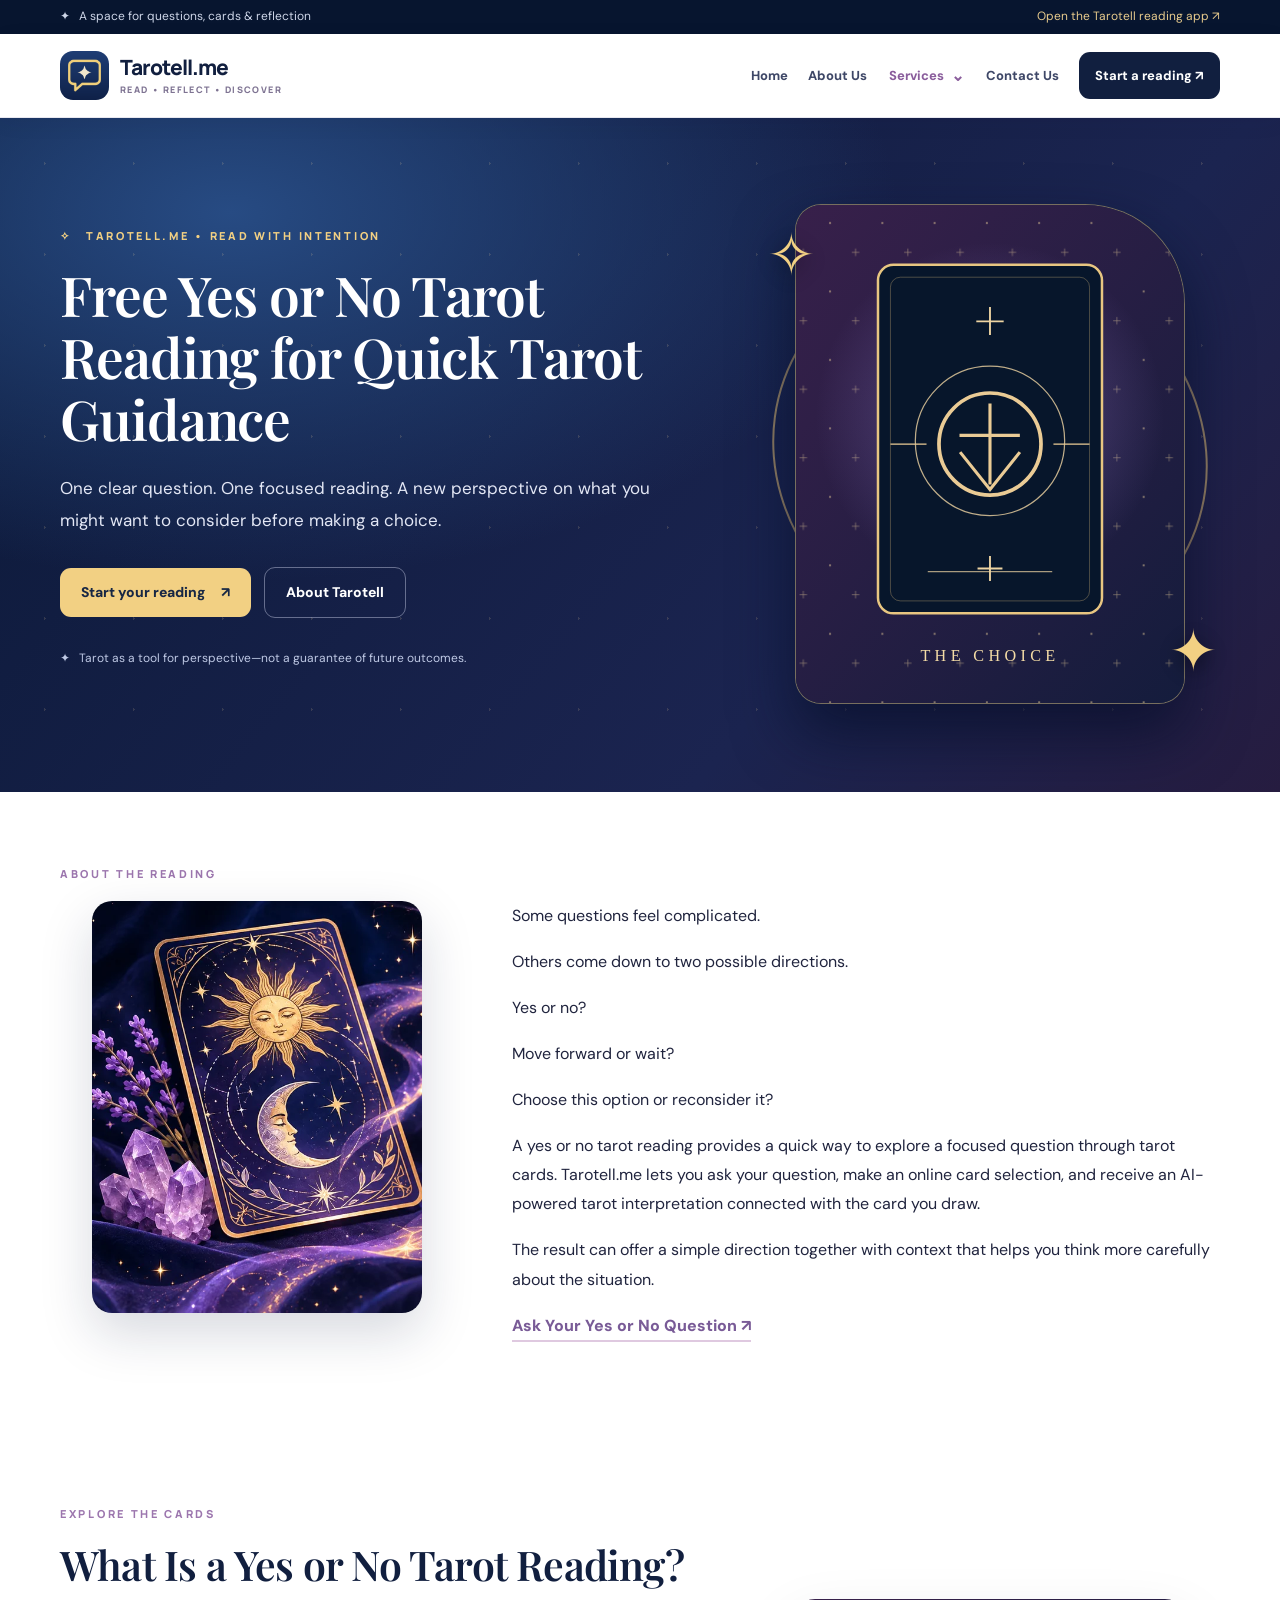
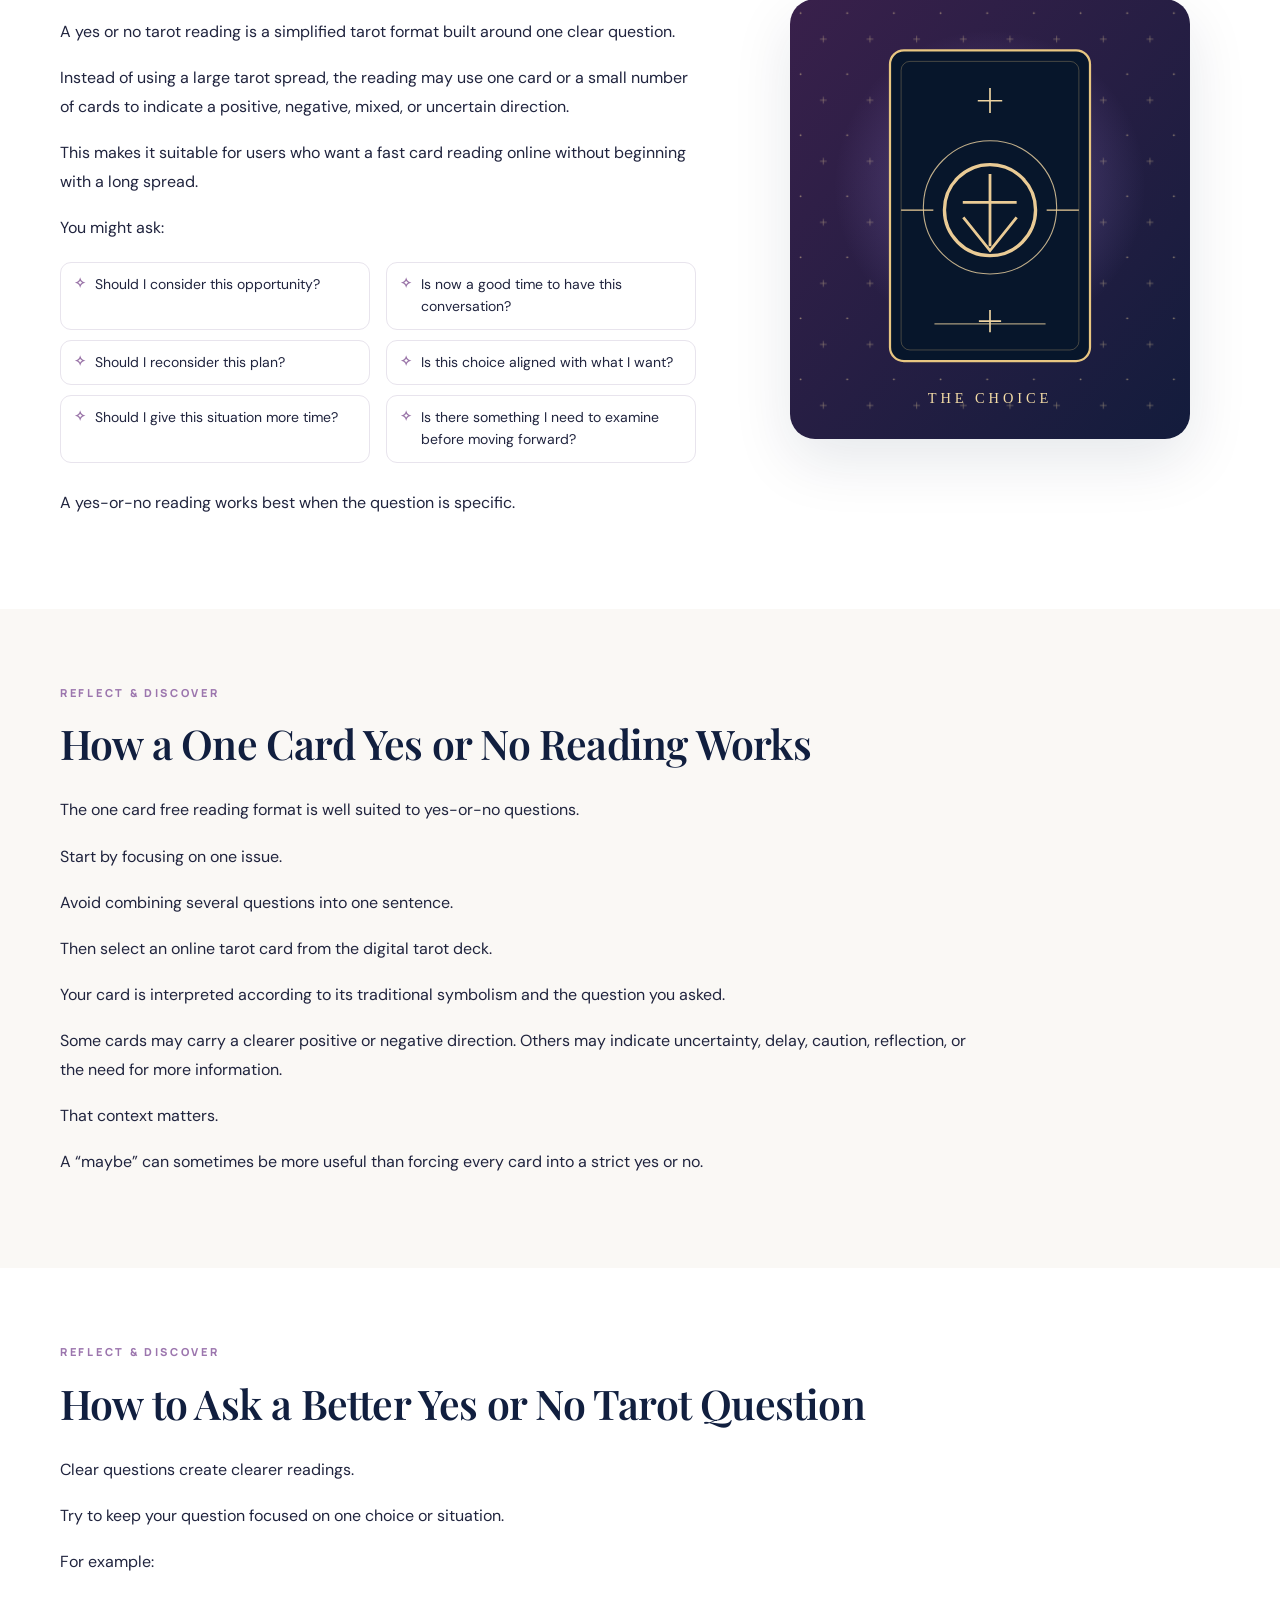
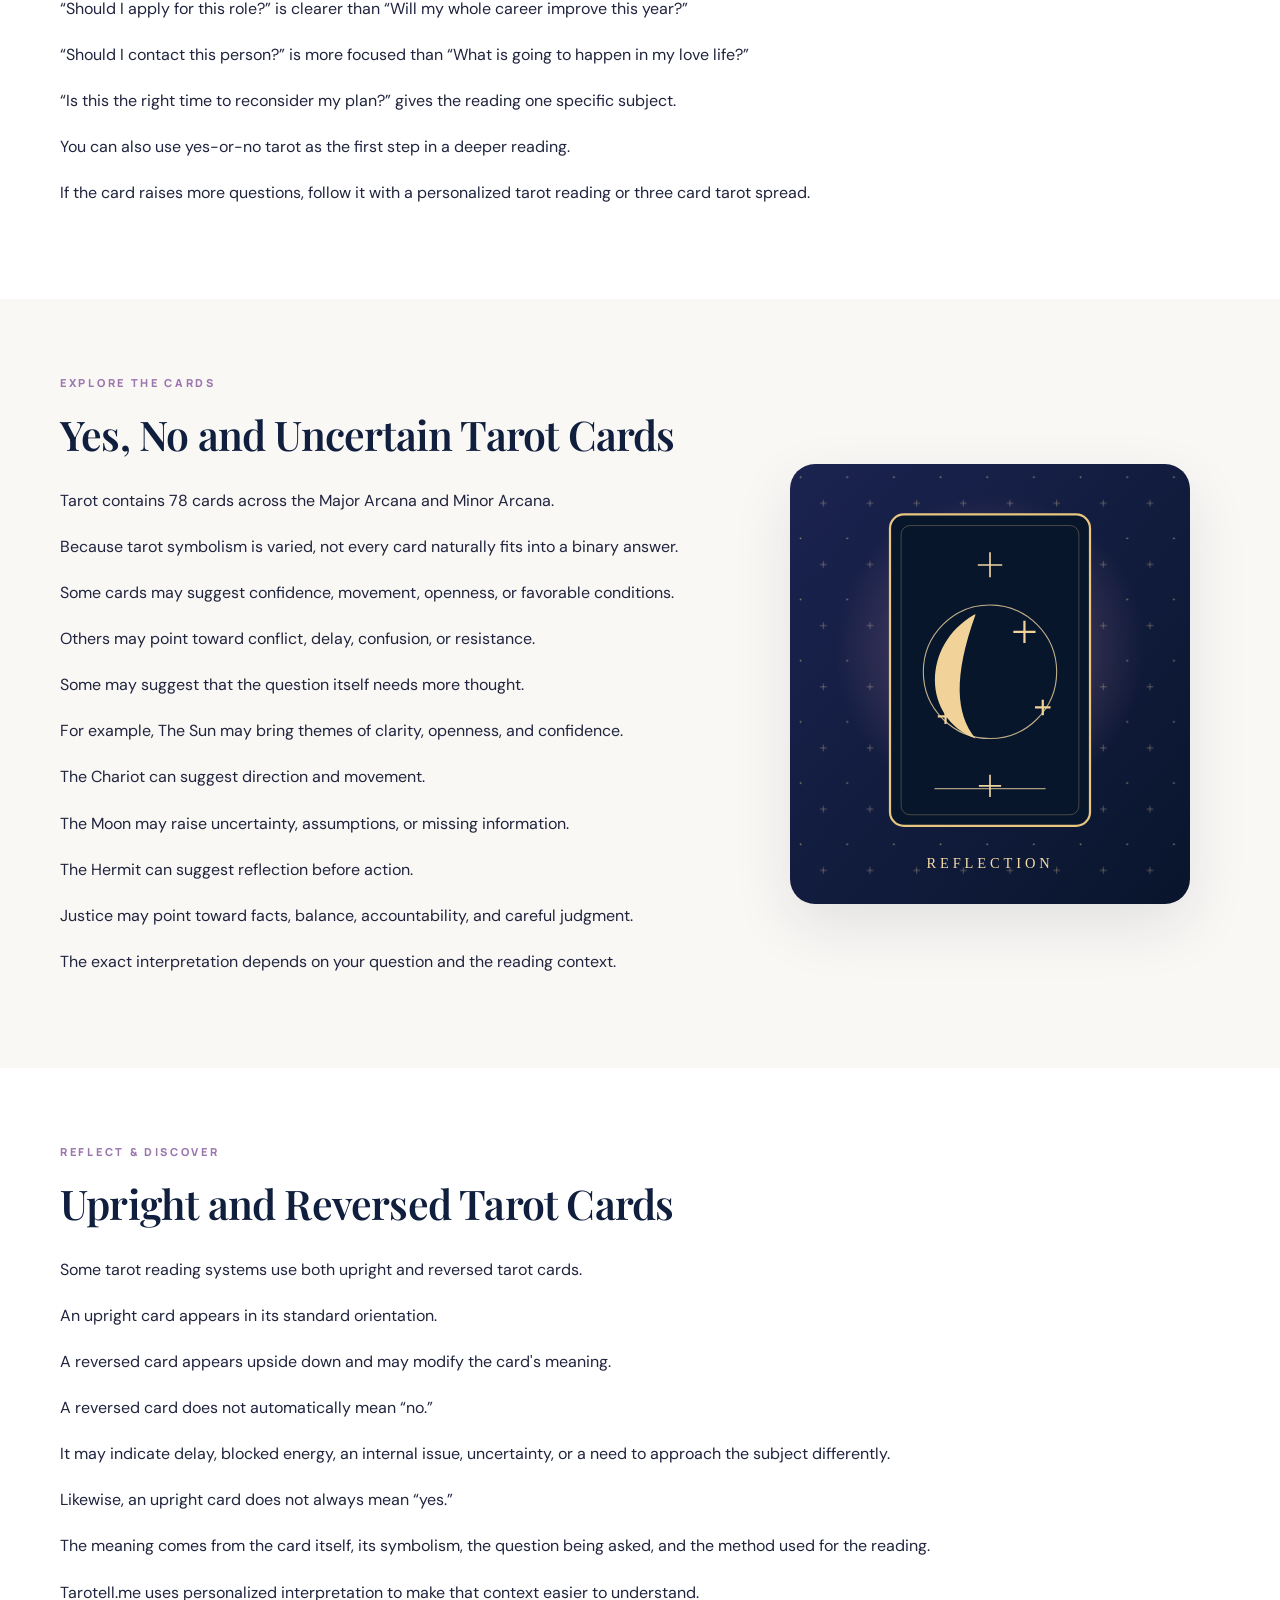
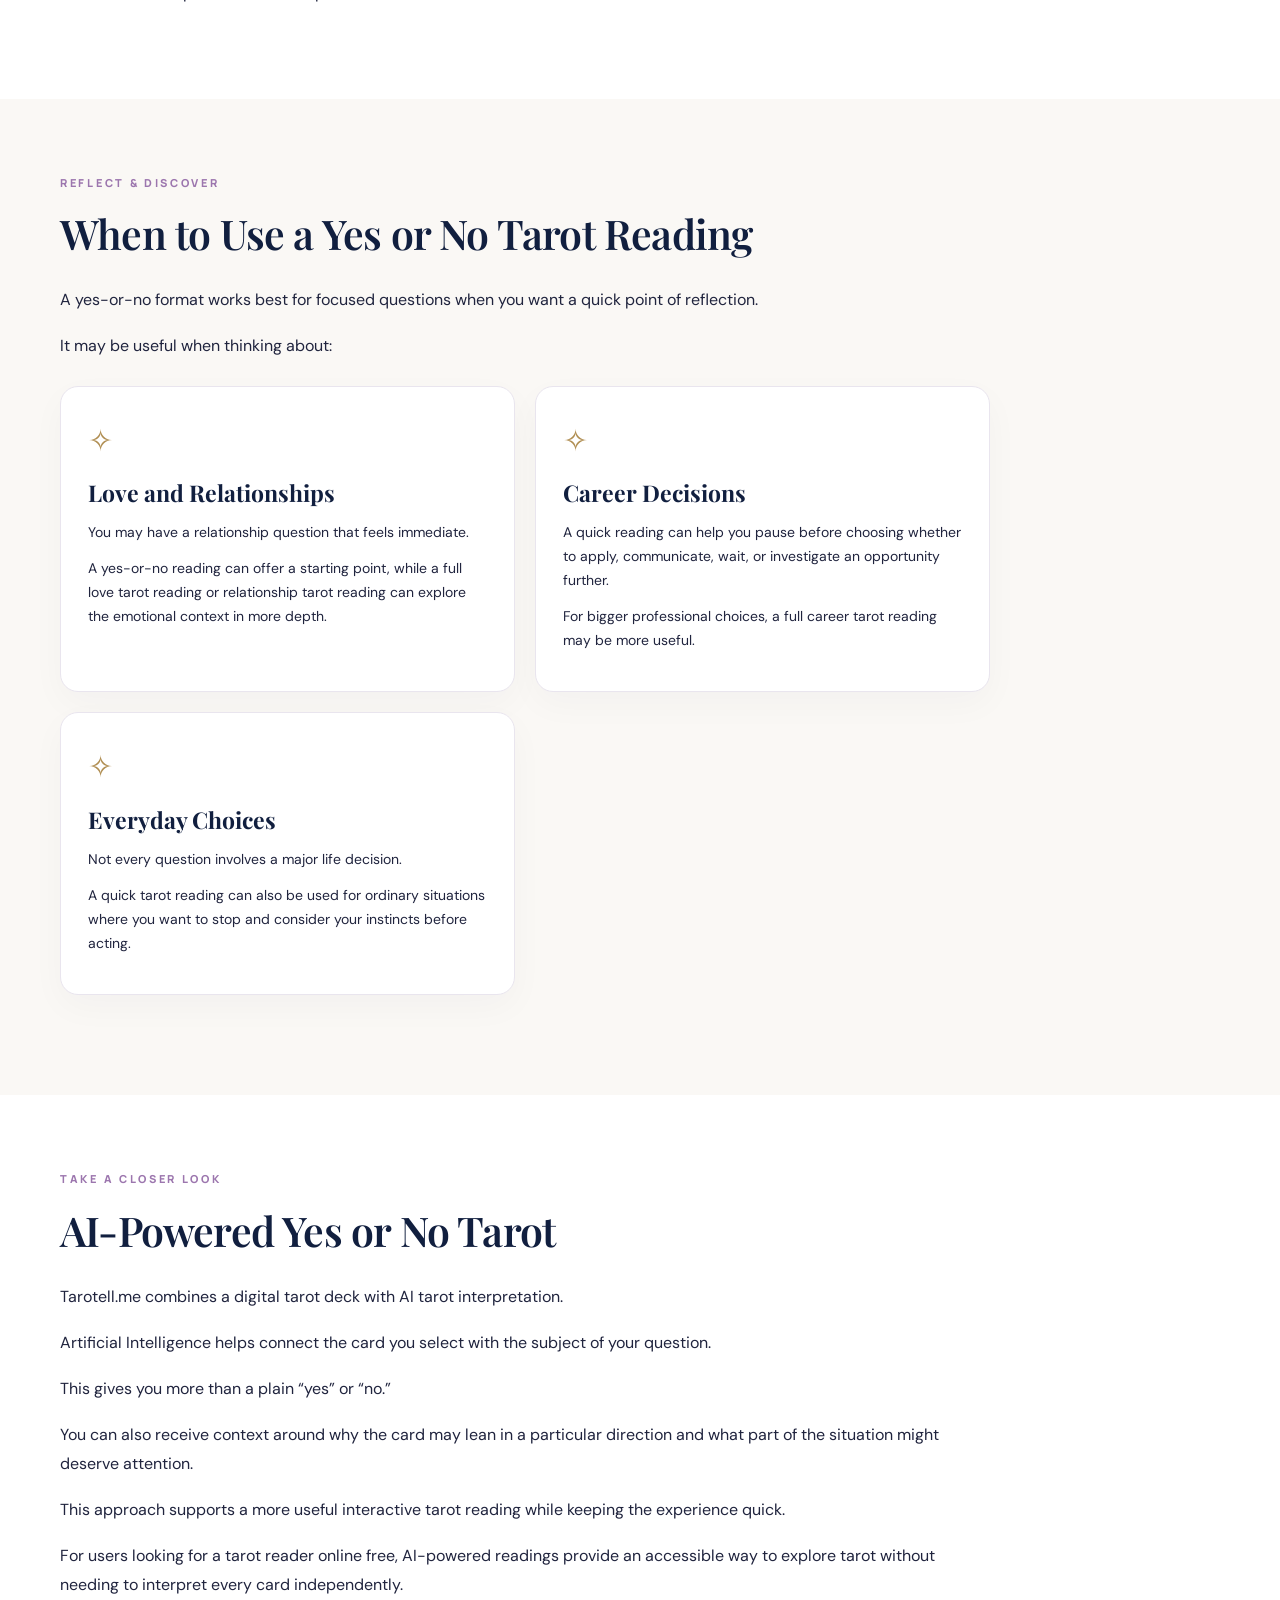
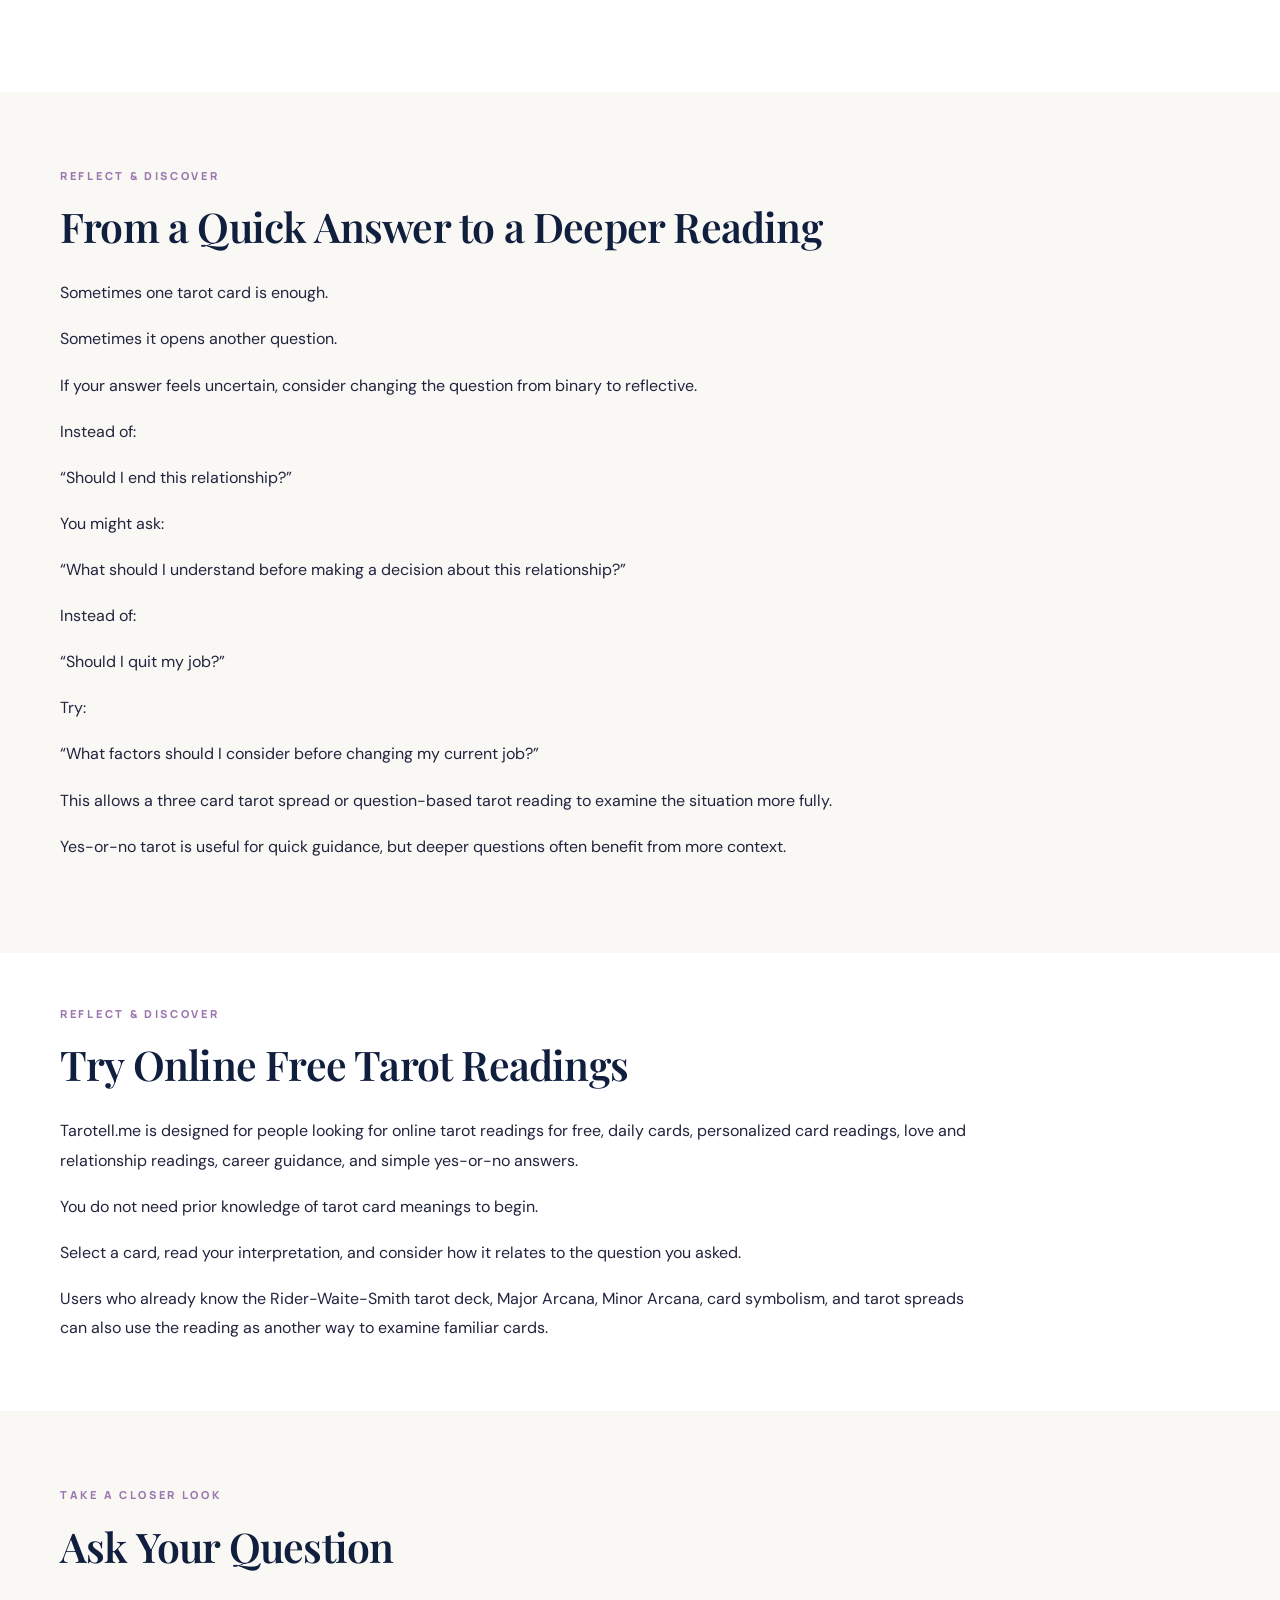
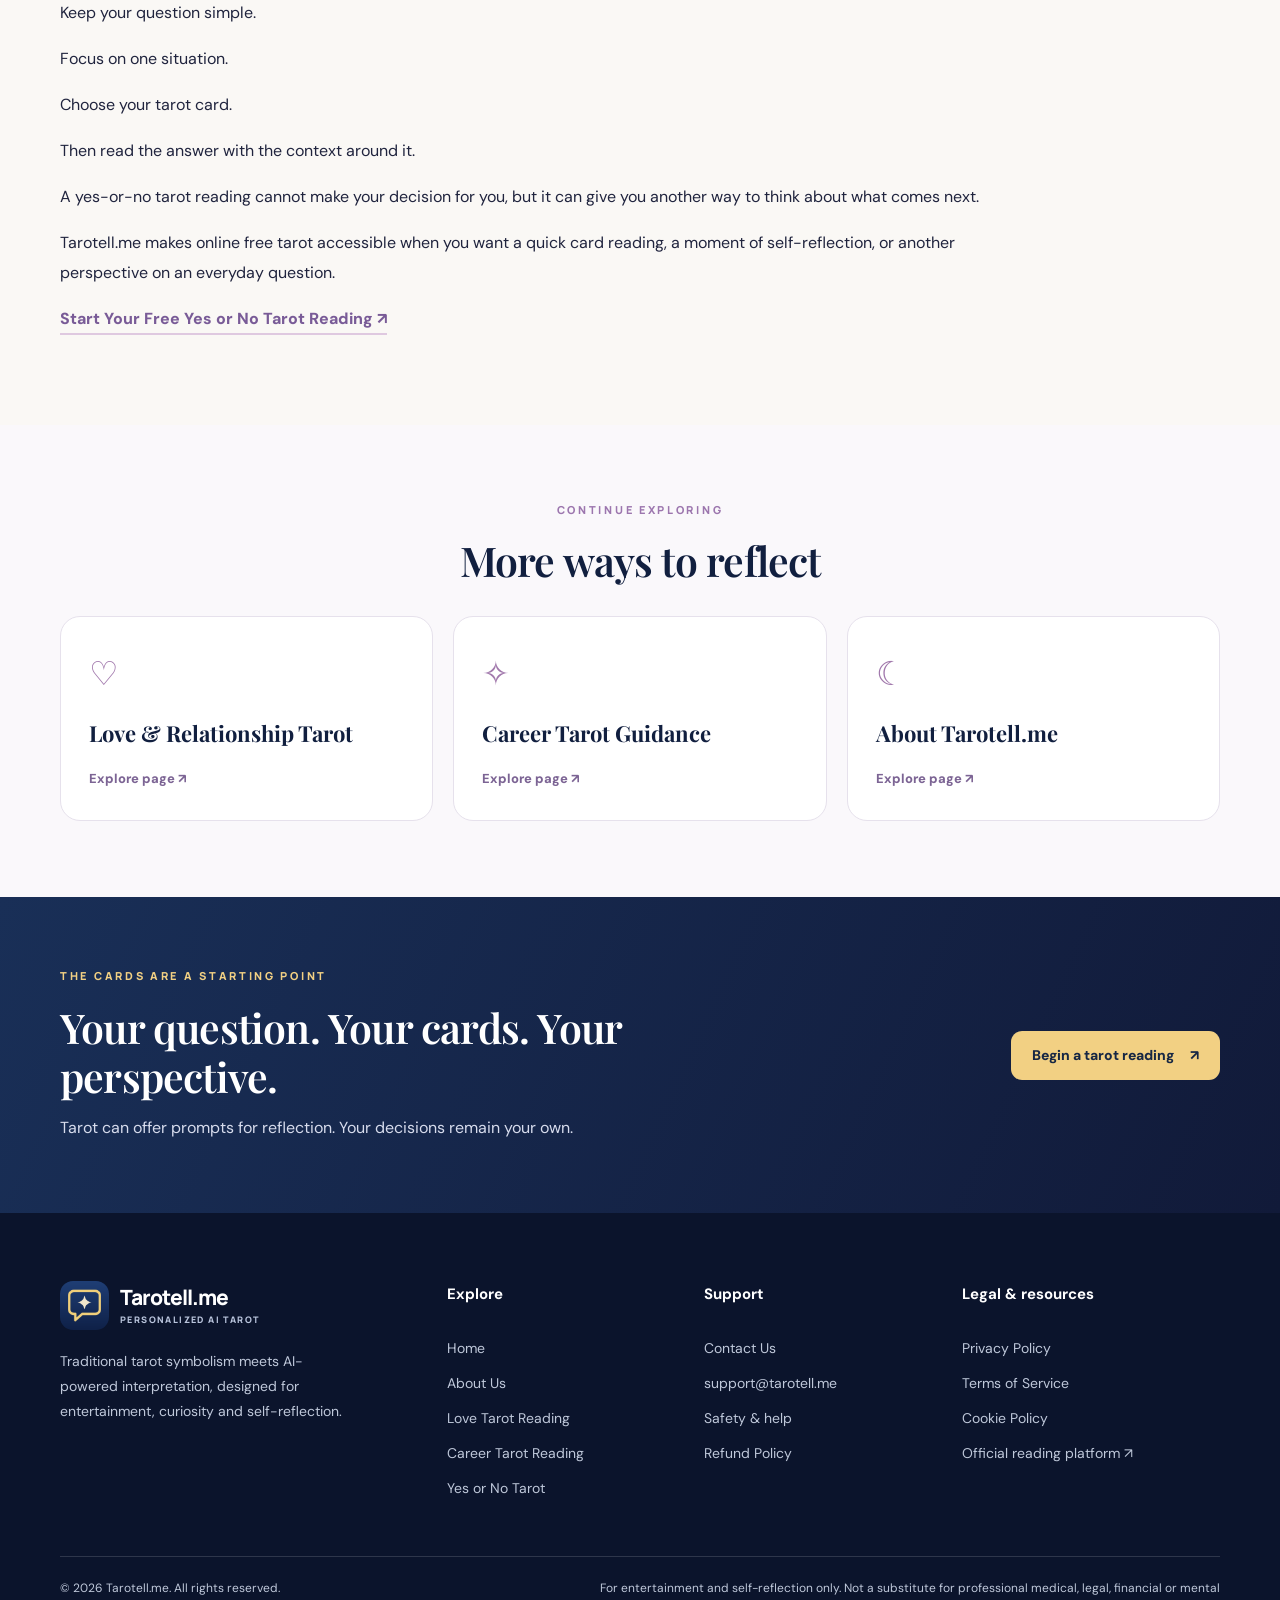
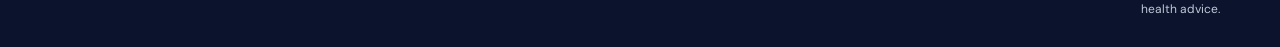
<file: yes-no-tarot-reading/index.html>
<!DOCTYPE html>

<html lang="en"><head><meta charset="utf-8"/><script>(function(){if(window.location.pathname==="/tarotreadingsonline/yes-no-tarot-reading/index.html"){window.location.replace("/tarotreadingsonline/yes-no-tarot-reading/"+window.location.search+window.location.hash);}})();</script><meta content="width=device-width,initial-scale=1" name="viewport"/><title>Free Yes or No Tarot Reading Online | Tarotell.me</title><meta content="Ask a clear question and get a free yes or no tarot reading online. Select a tarot card and receive a personalized AI-powered interpretation in seconds." name="description"/><meta content="index,follow" name="robots"/><meta content="#101c38" name="theme-color"/><meta content="website" property="og:type"/><meta content="Free Yes or No Tarot Reading Online | Tarotell.me" property="og:title"/><meta content="Ask a clear question and get a free yes or no tarot reading online. Select a tarot card and receive a personalized AI-powered interpretation in seconds." property="og:description"/><link href="../assets/images/tarotell-logo.png" rel="icon" type="image/png"/><link href="../assets/css/styles.css" rel="stylesheet"/><script defer="" src="../assets/js/site.js"></script><link href="https://tarotellme.github.io/tarotreadingsonline/yes-no-tarot-reading/" rel="canonical"/><meta content="https://tarotellme.github.io/tarotreadingsonline/yes-no-tarot-reading/" property="og:url"/><meta content="https://tarotellme.github.io/tarotreadingsonline/assets/images/yes-no-tarot-card.webp" property="og:image"/><meta content="summary_large_image" name="twitter:card"/><script type="application/ld+json">{
  "@context": "https://schema.org",
  "@graph": [
    {
      "@type": "WebPage",
      "@id": "https://tarotellme.github.io/tarotreadingsonline/yes-no-tarot-reading/#webpage",
      "url": "https://tarotellme.github.io/tarotreadingsonline/yes-no-tarot-reading/",
      "name": "Free Yes or No Tarot Reading Online | Tarotell.me",
      "description": "Ask a clear question and get a free yes or no tarot reading online. Select a tarot card and receive a personalized AI-powered interpretation in seconds.",
      "isPartOf": {
        "@id": "https://tarotellme.github.io/tarotreadingsonline/#website"
      },
      "inLanguage": "en",
      "publisher": {
        "@id": "https://tarotellme.github.io/tarotreadingsonline/#organization"
      },
      "breadcrumb": {
        "@id": "https://tarotellme.github.io/tarotreadingsonline/yes-no-tarot-reading/#breadcrumb"
      }
    },
    {
      "@type": "BreadcrumbList",
      "@id": "https://tarotellme.github.io/tarotreadingsonline/yes-no-tarot-reading/#breadcrumb",
      "itemListElement": [
        {
          "@type": "ListItem",
          "position": 1,
          "name": "Home",
          "item": "https://tarotellme.github.io/tarotreadingsonline/"
        },
        {
          "@type": "ListItem",
          "position": 2,
          "name": "Yes or No Tarot Reading",
          "item": "https://tarotellme.github.io/tarotreadingsonline/yes-no-tarot-reading/"
        }
      ]
    }
  ]
}</script></head><body><a class="skip" href="#main">Skip to content</a><div class="topline"><div class="container"><span>✦   A space for questions, cards &amp; reflection</span><a href="https://tarotell.me/" rel="noopener" target="_blank">Open the Tarotell reading app ↗</a></div></div><header class="header"><div class="container header-inner"><a aria-label="Tarotell home" class="brand" href="../"><img alt="Tarotell.me brand logo" height="50" src="../assets/images/tarotell-logo.png" width="50"/><span><strong>Tarotell.me</strong><small>READ • REFLECT • DISCOVER</small></span></a><button aria-controls="nav" aria-expanded="false" aria-label="Open navigation" class="menu" type="button"><span></span><span></span><span></span></button><nav aria-label="Main navigation" class="nav" id="nav"><a href="../">Home</a><a href="../about-us.html">About Us</a><div class="nav-dropdown"><button aria-controls="services-list" aria-expanded="false" aria-haspopup="true" class="nav-dropdown-toggle current" type="button">Services<span aria-hidden="true" class="dropdown-chevron">⌄</span></button><div class="nav-dropdown-menu" id="services-list"><a href="../love-tarot-reading/">Love Tarot</a><a href="../career-tarot-reading/">Career Tarot</a><a aria-current="page" class="current" href="../yes-no-tarot-reading/">Yes or No Tarot</a></div></div><a href="../contact-us.html">Contact Us</a><a class="nav-cta" href="https://tarotell.me/" rel="noopener" target="_blank">Start a reading <span aria-hidden="true">↗</span></a></nav></div></header><main id="main"><section class="hero hero-yesno"><div class="container hero-grid"><div class="hero-content"><span class="eyebrow">✧   TAROTELL.ME • READ WITH INTENTION</span><h1>Free Yes or No Tarot Reading for Quick Tarot Guidance</h1><p class="hero-lead">One clear question. One focused reading. A new perspective on what you might want to consider before making a choice.</p><div class="hero-buttons"><a class="btn btn-gold" href="https://tarotell.me/" rel="noopener" target="_blank">Start your reading <span>↗</span></a><a class="btn btn-outline" href="../about-us.html">About Tarotell</a></div><p class="hero-note">✦   Tarot as a tool for perspective—not a guarantee of future outcomes.</p></div><div class="hero-art"><div class="halo"></div><div class="hero-frame"><img alt="Illustrated yes or no tarot card with symbolic imagery" loading="eager" src="../assets/images/yesno-tarot.svg"/></div><span class="hero-orbit hero-orbit-one">✧</span><span class="hero-orbit hero-orbit-two">✦</span></div></div></section><section class="opening"><div class="container"><span class="eyebrow">ABOUT THE READING</span><div class="opening-grid"><div class="opening-aside"><img alt="Gold sun and crescent moon on a tarot card surrounded by stars, crystals and candlelight" class="opening-tarot-art opening-tarot-art--updated" decoding="async" height="700" loading="lazy" src="../assets/images/yes-no-tarot-card.webp" width="560"/></div><div class="opening-text"><p>Some questions feel complicated.</p><p>Others come down to two possible directions.</p><p>Yes or no?</p><p>Move forward or wait?</p><p>Choose this option or reconsider it?</p><p>A yes or no tarot reading provides a quick way to explore a focused question through tarot cards. Tarotell.me lets you ask your question, make an online card selection, and receive an AI-powered tarot interpretation connected with the card you draw.</p><p>The result can offer a simple direction together with context that helps you think more carefully about the situation.</p><p class="inline-action"><a class="text-cta" href="https://tarotell.me/yes-or-no-tarot" rel="noopener" target="_blank">Ask Your Yes or No Question <span>↗</span></a></p></div></div></div></section><section class="reading-section light" id="section-1"><div class="container"><div class="section-grid"><div class="section-text"><span class="eyebrow">EXPLORE THE CARDS</span><h2>What Is a Yes or No Tarot Reading?</h2><div class="section-prose"><p>A yes or no tarot reading is a simplified tarot format built around one clear question.</p><p>Instead of using a large tarot spread, the reading may use one card or a small number of cards to indicate a positive, negative, mixed, or uncertain direction.</p><p>This makes it suitable for users who want a fast card reading online without beginning with a long spread.</p><p>You might ask:</p><ul class="check-grid"><li>Should I consider this opportunity?</li><li>Is now a good time to have this conversation?</li><li>Should I reconsider this plan?</li><li>Is this choice aligned with what I want?</li><li>Should I give this situation more time?</li><li>Is there something I need to examine before moving forward?</li></ul><p>A yes-or-no reading works best when the question is specific.</p></div></div><div class="section-visual"><img alt="Celestial tarot illustration accompanying What Is a Yes or No Tarot Reading?" loading="lazy" src="../assets/images/yesno-tarot.svg"/></div></div></div></section><section class="reading-section muted" id="section-2"><div class="container"><div class="section-text"><span class="eyebrow">REFLECT &amp; DISCOVER</span><h2>How a One Card Yes or No Reading Works</h2><div class="section-prose"><p>The one card free reading format is well suited to yes-or-no questions.</p><p>Start by focusing on one issue.</p><p>Avoid combining several questions into one sentence.</p><p>Then select an online tarot card from the digital tarot deck.</p><p>Your card is interpreted according to its traditional symbolism and the question you asked.</p><p>Some cards may carry a clearer positive or negative direction. Others may indicate uncertainty, delay, caution, reflection, or the need for more information.</p><p>That context matters.</p><p>A “maybe” can sometimes be more useful than forcing every card into a strict yes or no.</p></div></div></div></section><section class="reading-section light" id="section-3"><div class="container"><div class="section-text"><span class="eyebrow">REFLECT &amp; DISCOVER</span><h2>How to Ask a Better Yes or No Tarot Question</h2><div class="section-prose"><p>Clear questions create clearer readings.</p><p>Try to keep your question focused on one choice or situation.</p><p>For example:</p><p>“Should I apply for this role?” is clearer than “Will my whole career improve this year?”</p><p>“Should I contact this person?” is more focused than “What is going to happen in my love life?”</p><p>“Is this the right time to reconsider my plan?” gives the reading one specific subject.</p><p>You can also use yes-or-no tarot as the first step in a deeper reading.</p><p>If the card raises more questions, follow it with a personalized tarot reading or three card tarot spread.</p></div></div></div></section><section class="reading-section muted" id="section-4"><div class="container"><div class="section-grid"><div class="section-text"><span class="eyebrow">EXPLORE THE CARDS</span><h2>Yes, No and Uncertain Tarot Cards</h2><div class="section-prose"><p>Tarot contains 78 cards across the Major Arcana and Minor Arcana.</p><p>Because tarot symbolism is varied, not every card naturally fits into a binary answer.</p><p>Some cards may suggest confidence, movement, openness, or favorable conditions.</p><p>Others may point toward conflict, delay, confusion, or resistance.</p><p>Some may suggest that the question itself needs more thought.</p><p>For example, The Sun may bring themes of clarity, openness, and confidence.</p><p>The Chariot can suggest direction and movement.</p><p>The Moon may raise uncertainty, assumptions, or missing information.</p><p>The Hermit can suggest reflection before action.</p><p>Justice may point toward facts, balance, accountability, and careful judgment.</p><p>The exact interpretation depends on your question and the reading context.</p></div></div><div class="section-visual"><img alt="Celestial tarot illustration accompanying Yes, No and Uncertain Tarot Cards" loading="lazy" src="../assets/images/insight-tarot.svg"/></div></div></div></section><section class="reading-section light" id="section-5"><div class="container"><div class="section-text"><span class="eyebrow">REFLECT &amp; DISCOVER</span><h2>Upright and Reversed Tarot Cards</h2><div class="section-prose"><p>Some tarot reading systems use both upright and reversed tarot cards.</p><p>An upright card appears in its standard orientation.</p><p>A reversed card appears upside down and may modify the card's meaning.</p><p>A reversed card does not automatically mean “no.”</p><p>It may indicate delay, blocked energy, an internal issue, uncertainty, or a need to approach the subject differently.</p><p>Likewise, an upright card does not always mean “yes.”</p><p>The meaning comes from the card itself, its symbolism, the question being asked, and the method used for the reading.</p><p>Tarotell.me uses personalized interpretation to make that context easier to understand.</p></div></div></div></section><section class="reading-section muted" id="section-6"><div class="container"><div class="section-text"><span class="eyebrow">REFLECT &amp; DISCOVER</span><h2>When to Use a Yes or No Tarot Reading</h2><div class="section-prose"><p>A yes-or-no format works best for focused questions when you want a quick point of reflection.</p><p>It may be useful when thinking about:</p></div><div class="subtopic-grid"><article class="subtopic"><span class="star">✧</span><h3>Love and Relationships</h3><p>You may have a relationship question that feels immediate.</p><p>A yes-or-no reading can offer a starting point, while a full love tarot reading or relationship tarot reading can explore the emotional context in more depth.</p></article><article class="subtopic"><span class="star">✧</span><h3>Career Decisions</h3><p>A quick reading can help you pause before choosing whether to apply, communicate, wait, or investigate an opportunity further.</p><p>For bigger professional choices, a full career tarot reading may be more useful.</p></article><article class="subtopic"><span class="star">✧</span><h3>Everyday Choices</h3><p>Not every question involves a major life decision.</p><p>A quick tarot reading can also be used for ordinary situations where you want to stop and consider your instincts before acting.</p></article></div></div></div></section><section class="reading-section light" id="section-7"><div class="container"><div class="section-text"><span class="eyebrow">TAKE A CLOSER LOOK</span><h2>AI-Powered Yes or No Tarot</h2><div class="section-prose"><p>Tarotell.me combines a digital tarot deck with AI tarot interpretation.</p><p>Artificial Intelligence helps connect the card you select with the subject of your question.</p><p>This gives you more than a plain “yes” or “no.”</p><p>You can also receive context around why the card may lean in a particular direction and what part of the situation might deserve attention.</p><p>This approach supports a more useful interactive tarot reading while keeping the experience quick.</p><p>For users looking for a tarot reader online free, AI-powered readings provide an accessible way to explore tarot without needing to interpret every card independently.</p></div></div></div></section><section class="reading-section muted" id="section-8"><div class="container"><div class="section-text"><span class="eyebrow">REFLECT &amp; DISCOVER</span><h2>From a Quick Answer to a Deeper Reading</h2><div class="section-prose"><p>Sometimes one tarot card is enough.</p><p>Sometimes it opens another question.</p><p>If your answer feels uncertain, consider changing the question from binary to reflective.</p><p>Instead of:</p><p>“Should I end this relationship?”</p><p>You might ask:</p><p>“What should I understand before making a decision about this relationship?”</p><p>Instead of:</p><p>“Should I quit my job?”</p><p>Try:</p><p>“What factors should I consider before changing my current job?”</p><p>This allows a three card tarot spread or question-based tarot reading to examine the situation more fully.</p><p>Yes-or-no tarot is useful for quick guidance, but deeper questions often benefit from more context.</p></div></div></div></section><section class="reading-section light short" id="section-9"><div class="container"><div class="section-text"><span class="eyebrow">REFLECT &amp; DISCOVER</span><h2>Try Online Free Tarot Readings</h2><div class="section-prose"><p>Tarotell.me is designed for people looking for online tarot readings for free, daily cards, personalized card readings, love and relationship readings, career guidance, and simple yes-or-no answers.</p><p>You do not need prior knowledge of tarot card meanings to begin.</p><p>Select a card, read your interpretation, and consider how it relates to the question you asked.</p><p>Users who already know the Rider-Waite-Smith tarot deck, Major Arcana, Minor Arcana, card symbolism, and tarot spreads can also use the reading as another way to examine familiar cards.</p></div></div></div></section><section class="reading-section muted" id="section-10"><div class="container"><div class="section-text"><span class="eyebrow">TAKE A CLOSER LOOK</span><h2>Ask Your Question</h2><div class="section-prose"><p>Keep your question simple.</p><p>Focus on one situation.</p><p>Choose your tarot card.</p><p>Then read the answer with the context around it.</p><p>A yes-or-no tarot reading cannot make your decision for you, but it can give you another way to think about what comes next.</p><p>Tarotell.me makes online free tarot accessible when you want a quick card reading, a moment of self-reflection, or another perspective on an everyday question.</p><p class="inline-action"><a class="text-cta" href="https://tarotell.me/yes-or-no-tarot" rel="noopener" target="_blank">Start Your Free Yes or No Tarot Reading <span>↗</span></a></p></div></div></div></section><section class="related"><div class="container"><div class="related-head"><span class="eyebrow">CONTINUE EXPLORING</span><h2>More ways to reflect</h2></div><div class="related-grid"><a class="related-card" href="../love-tarot-reading/"><span class="related-icon">♡</span><h3>Love &amp; Relationship Tarot</h3><span class="readmore">Explore page ↗</span></a><a class="related-card" href="../career-tarot-reading/"><span class="related-icon">✧</span><h3>Career Tarot Guidance</h3><span class="readmore">Explore page ↗</span></a><a class="related-card" href="../about-us.html"><span class="related-icon">☾</span><h3>About Tarotell.me</h3><span class="readmore">Explore page ↗</span></a></div></div></section></main><section class="cta"><div class="container cta-inner"><div><span class="eyebrow">THE CARDS ARE A STARTING POINT</span><h2>Your question. Your cards. Your perspective.</h2><p>Tarot can offer prompts for reflection. Your decisions remain your own.</p></div><a class="btn btn-gold" href="https://tarotell.me/" rel="noopener" target="_blank">Begin a tarot reading <span>↗</span></a></div></section><footer class="footer"><div class="container footer-grid"><div class="footer-about"><a class="brand brand-footer" href="../"><img alt="Tarotell.me brand logo" height="48" src="../assets/images/tarotell-logo.png" width="48"/><span><strong>Tarotell.me</strong><small>PERSONALIZED AI TAROT</small></span></a><p>Traditional tarot symbolism meets AI-powered interpretation, designed for entertainment, curiosity and self-reflection.</p></div><div><h3>Explore</h3><a href="../">Home</a><a href="../about-us.html">About Us</a><a href="../love-tarot-reading/">Love Tarot Reading</a><a href="../career-tarot-reading/">Career Tarot Reading</a><a href="../yes-no-tarot-reading/">Yes or No Tarot</a></div><div><h3>Support</h3><a href="../contact-us.html">Contact Us</a><a href="mailto:support@tarotell.me">support@tarotell.me</a><a href="https://tarotell.me/safety" rel="noopener" target="_blank">Safety &amp; help</a><a href="https://tarotell.me/refund-policy" rel="noopener" target="_blank">Refund Policy</a></div><div><h3>Legal &amp; resources</h3><a href="https://tarotell.me/privacy-policy" rel="noopener" target="_blank">Privacy Policy</a><a href="https://tarotell.me/terms-of-service" rel="noopener" target="_blank">Terms of Service</a><a href="https://tarotell.me/cookie-policy" rel="noopener" target="_blank">Cookie Policy</a><a href="https://tarotell.me/" rel="noopener" target="_blank">Official reading platform ↗</a></div></div><div class="container copyright"><p>© 2026 Tarotell.me. All rights reserved.</p><p>For entertainment and self-reflection only. Not a substitute for professional medical, legal, financial or mental health advice.</p></div></footer></body></html>
</file>
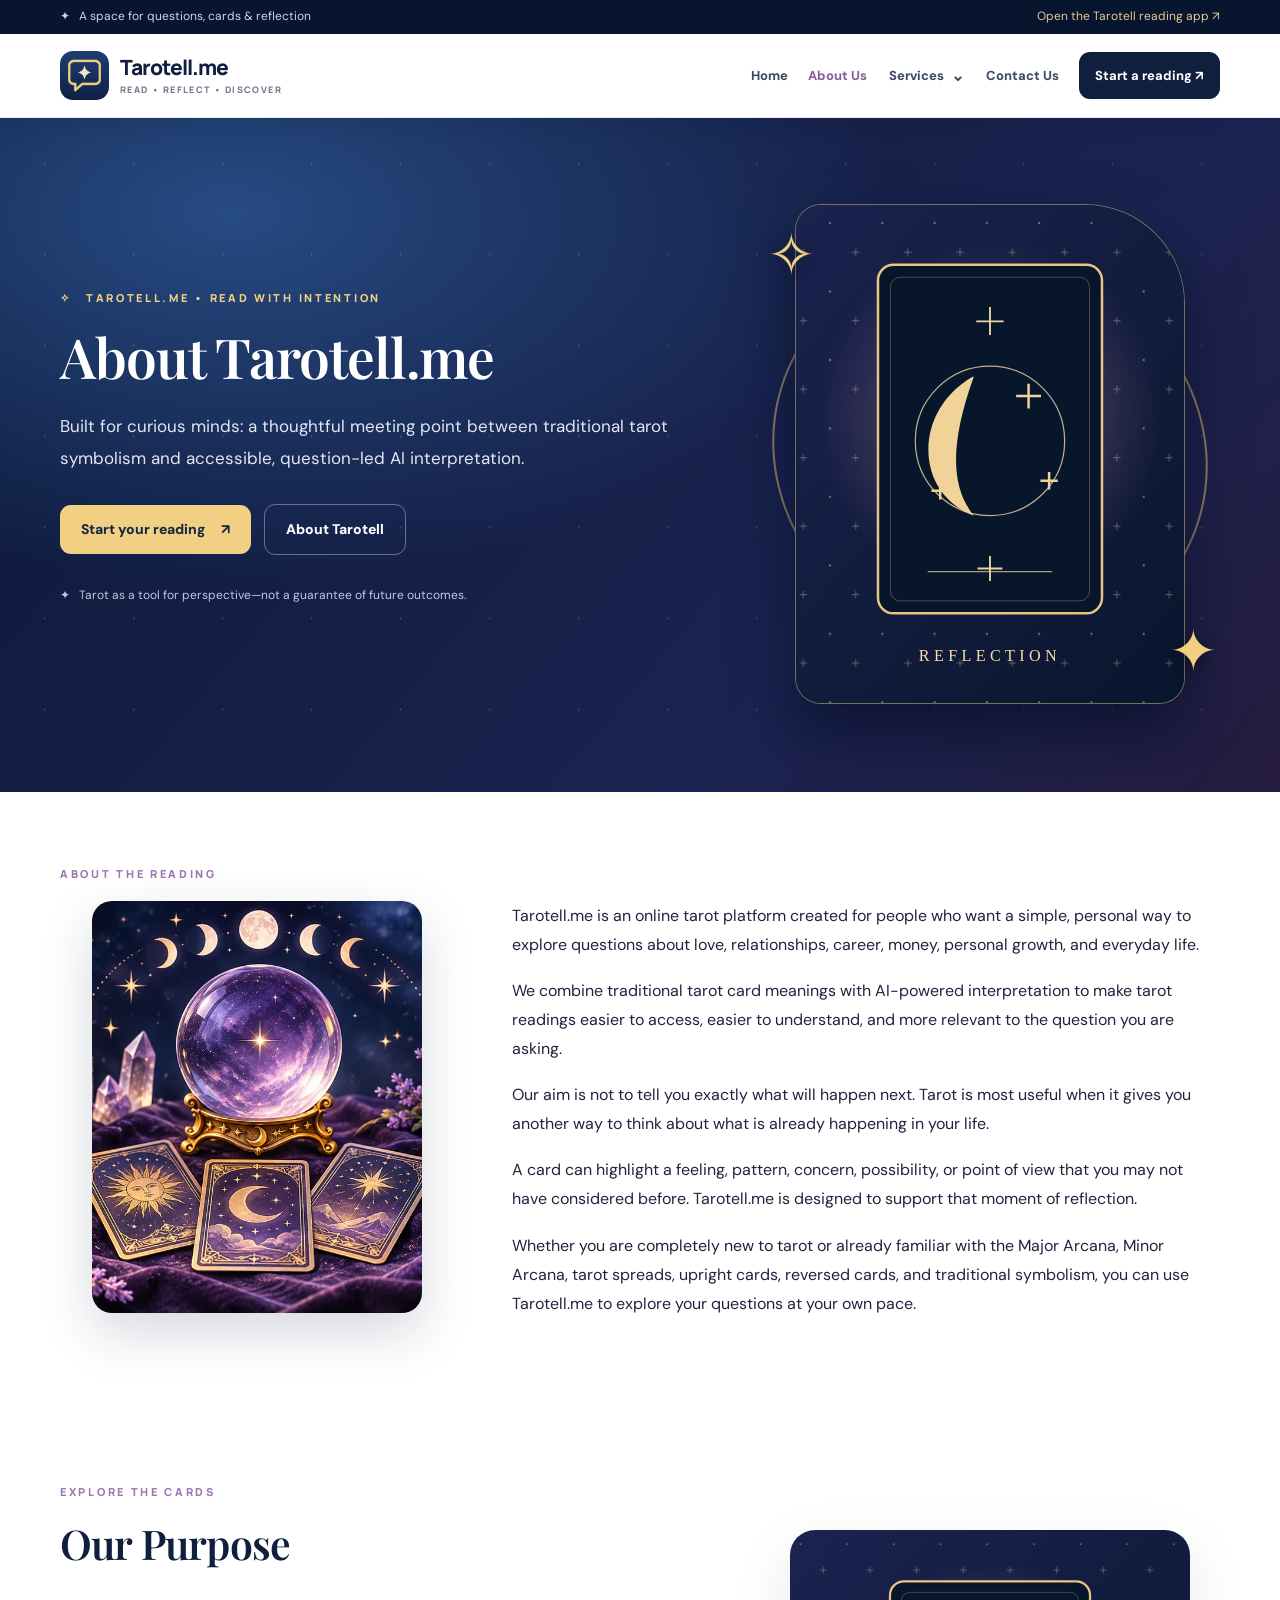
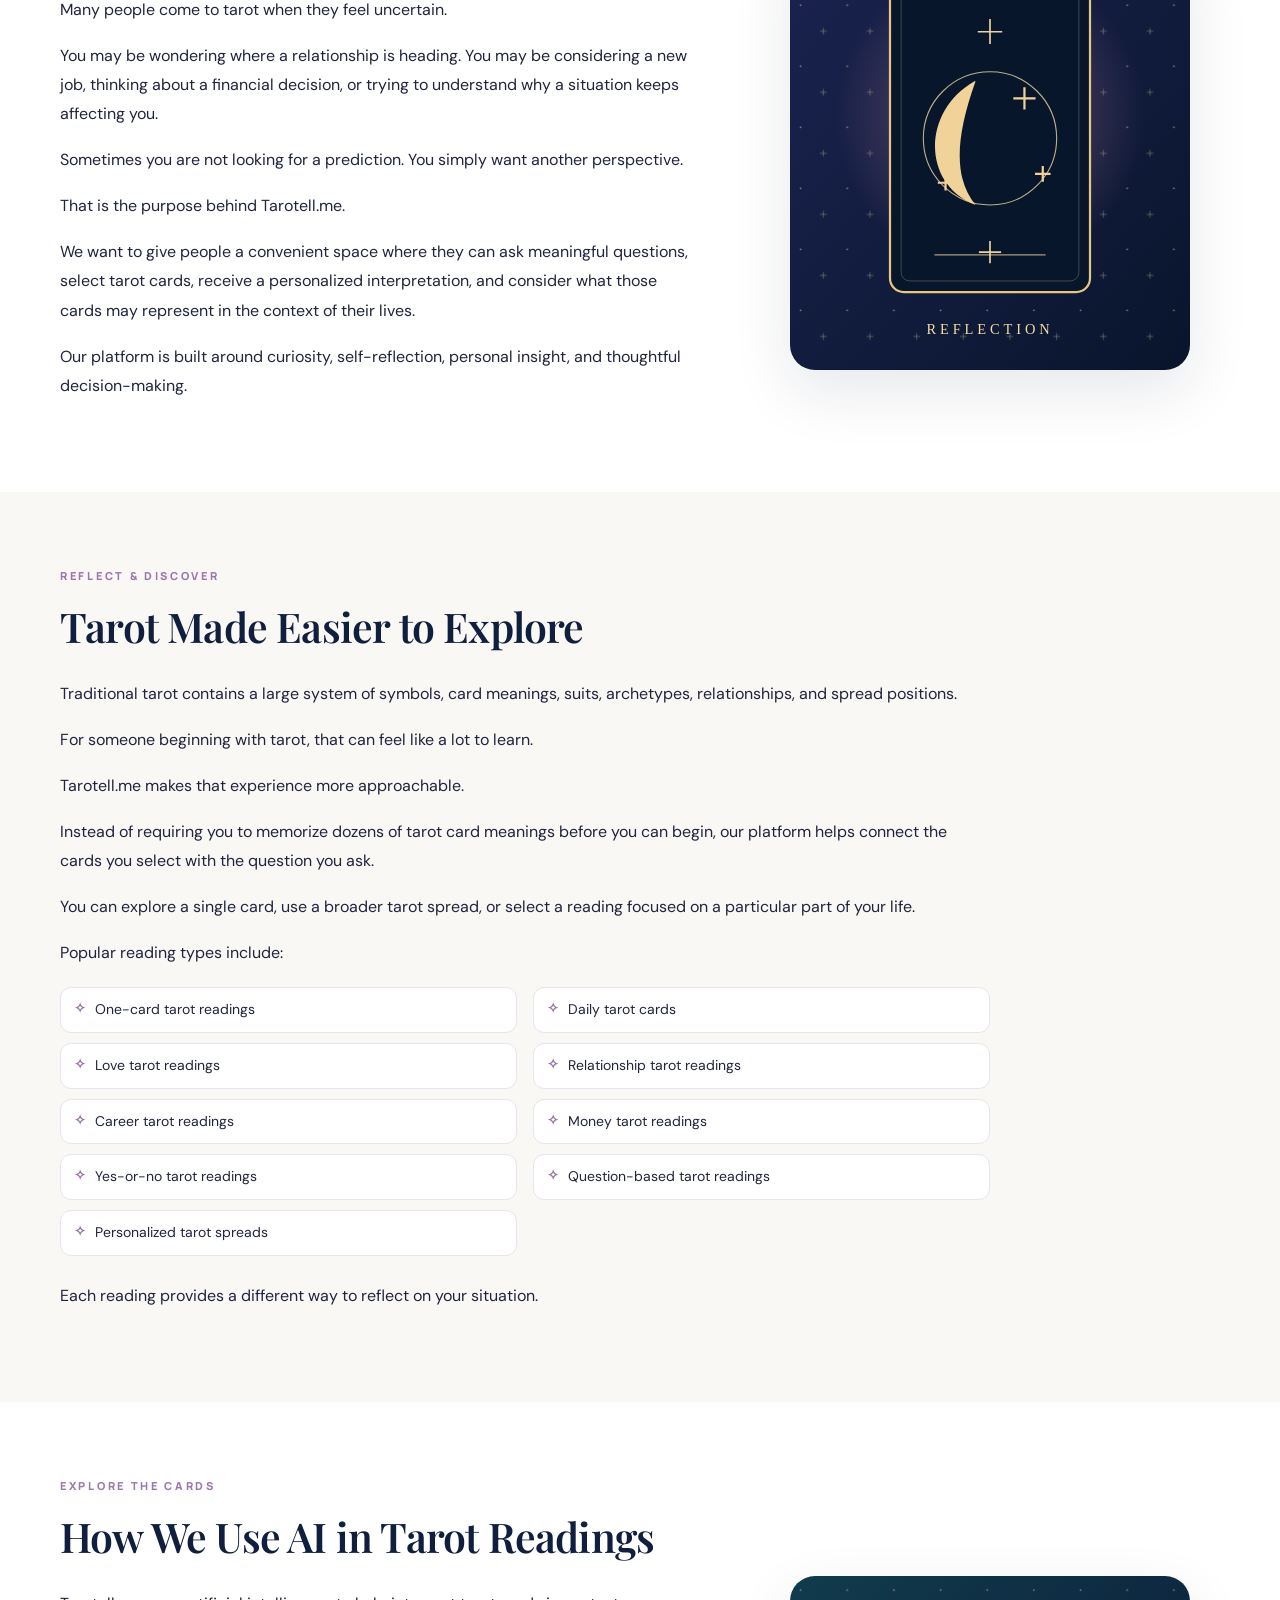
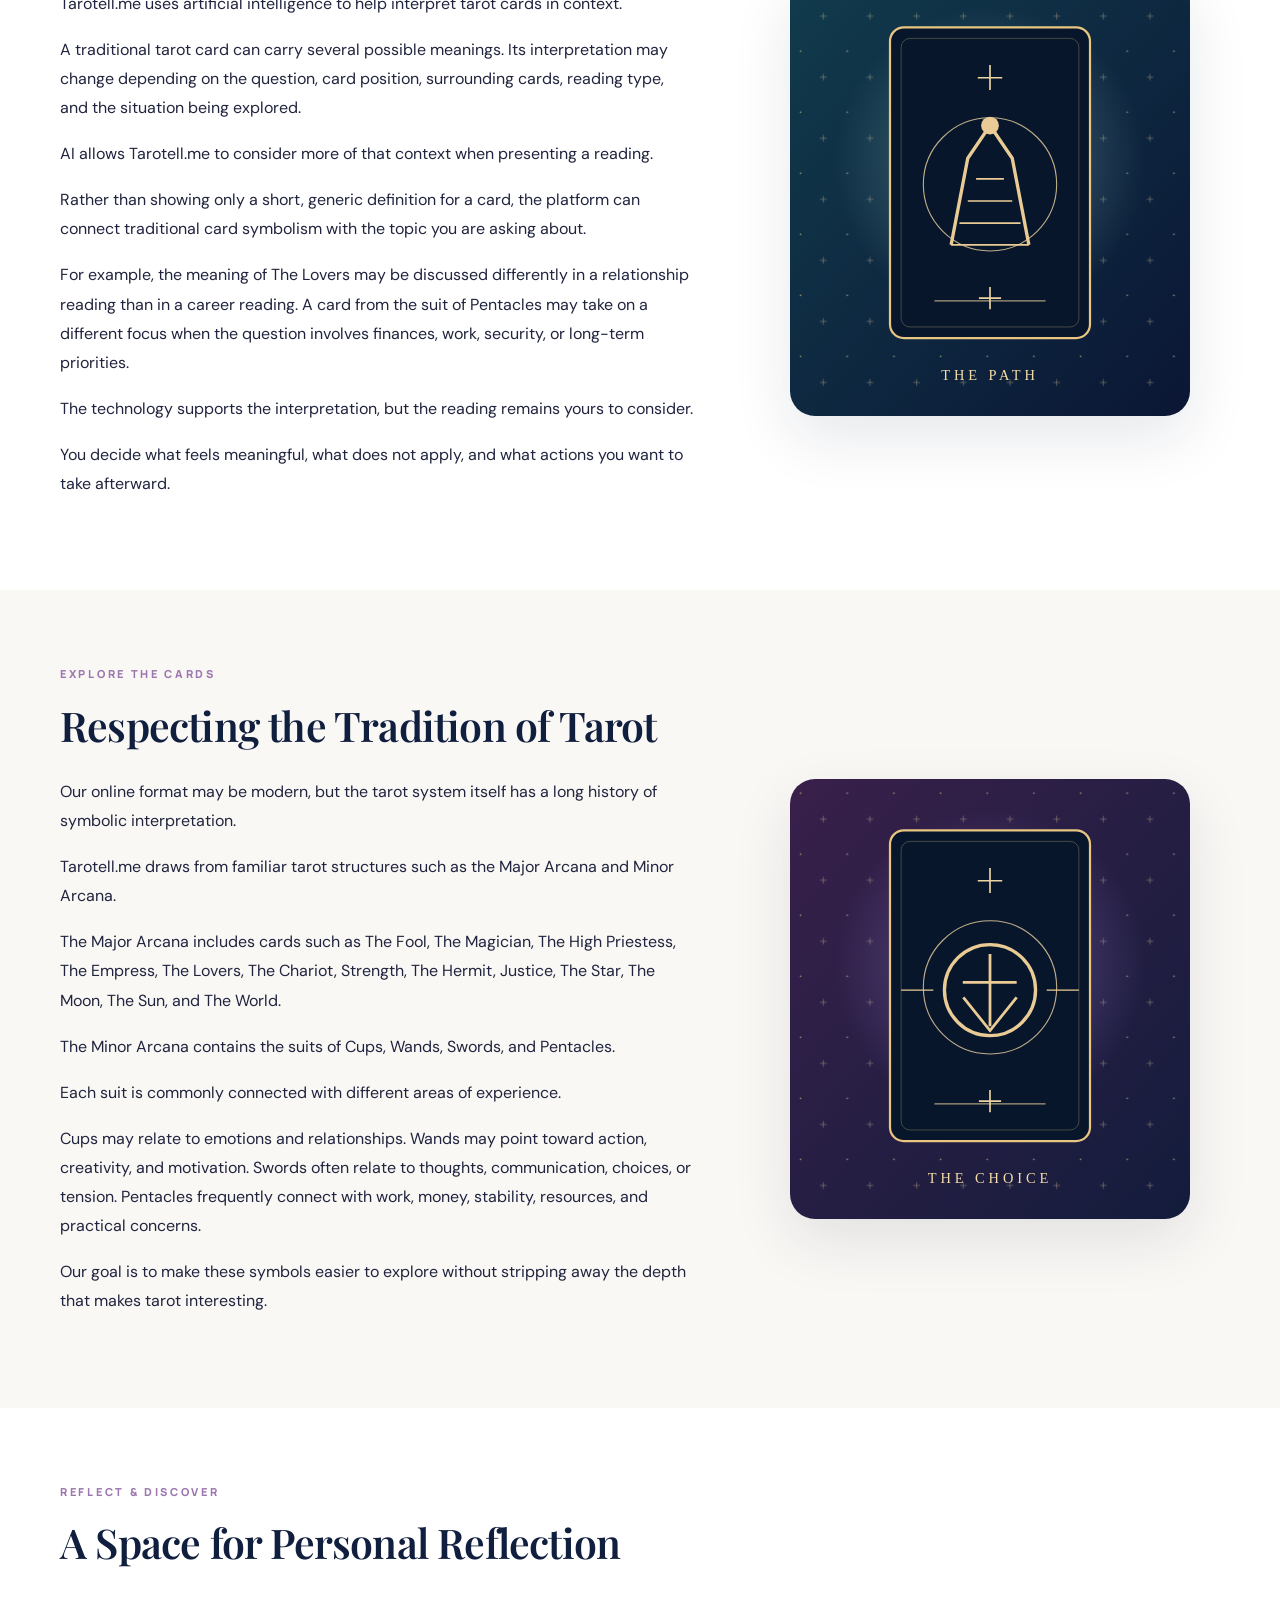
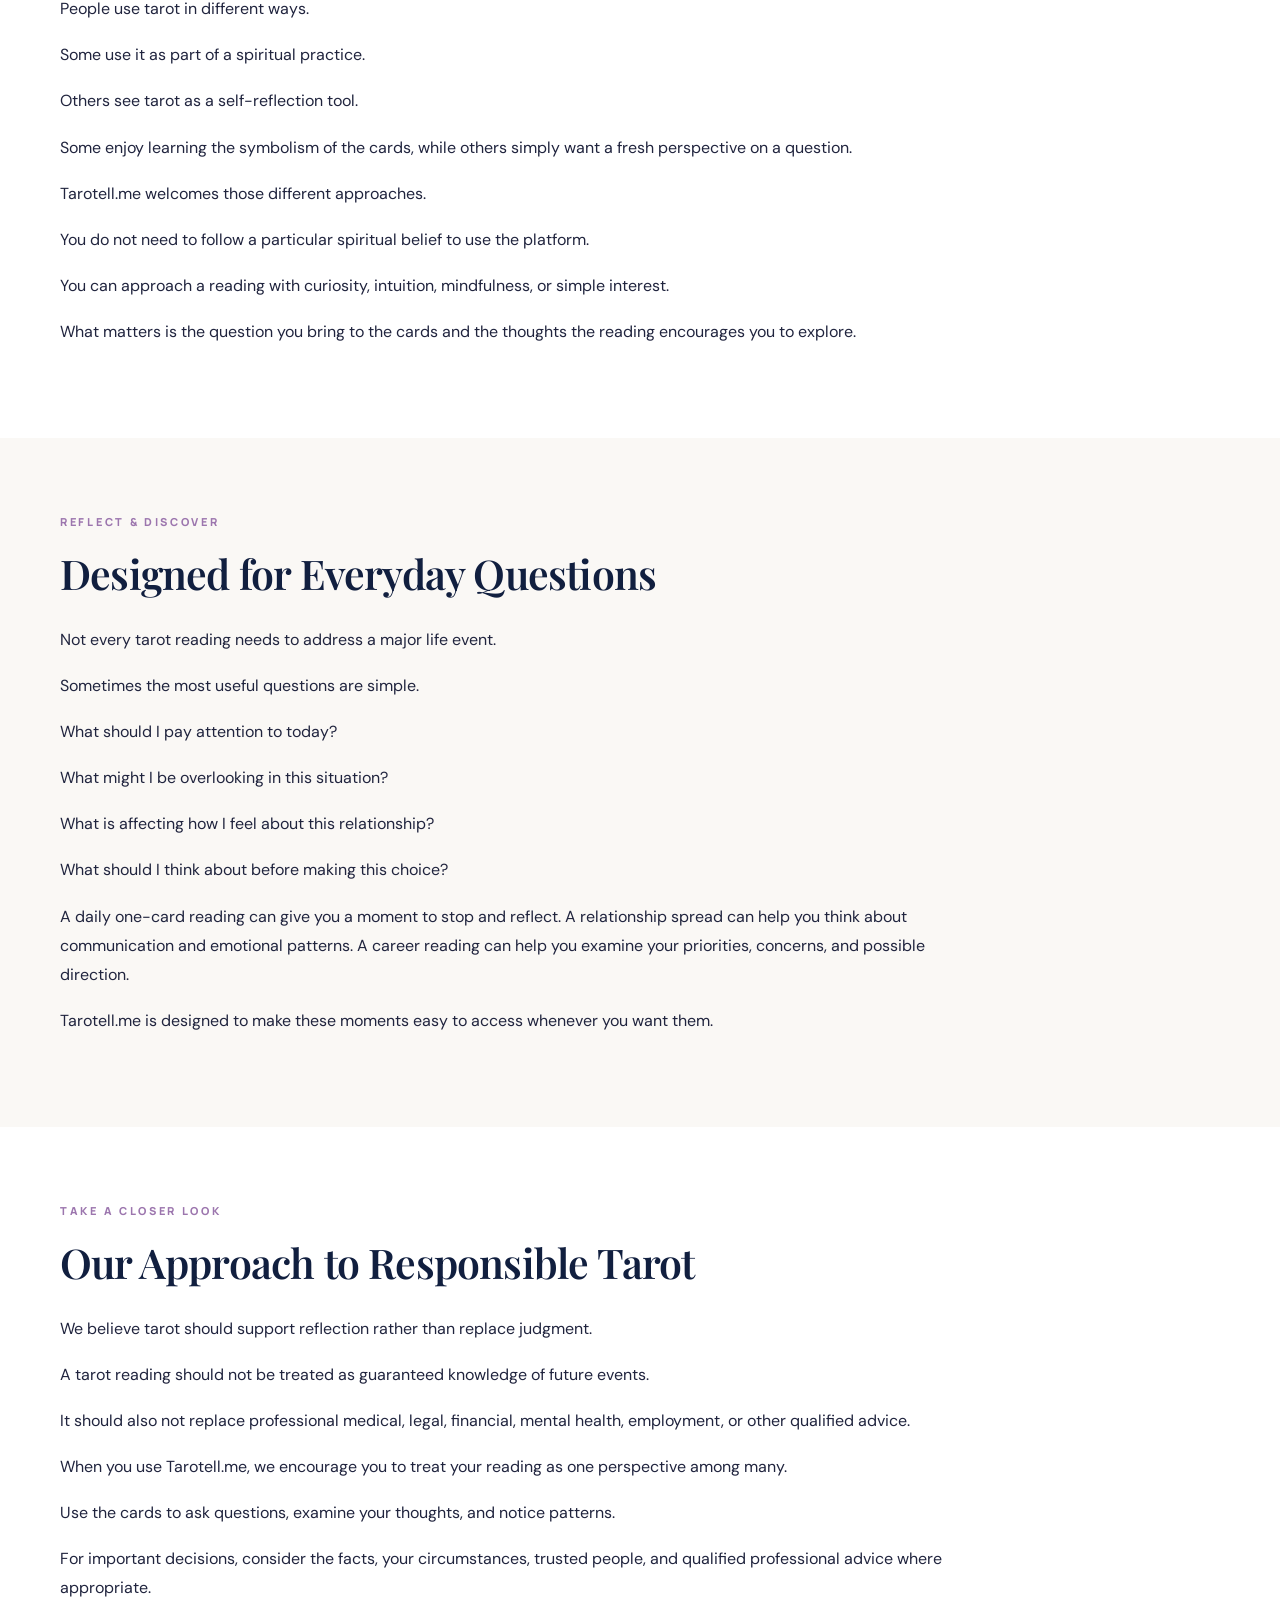
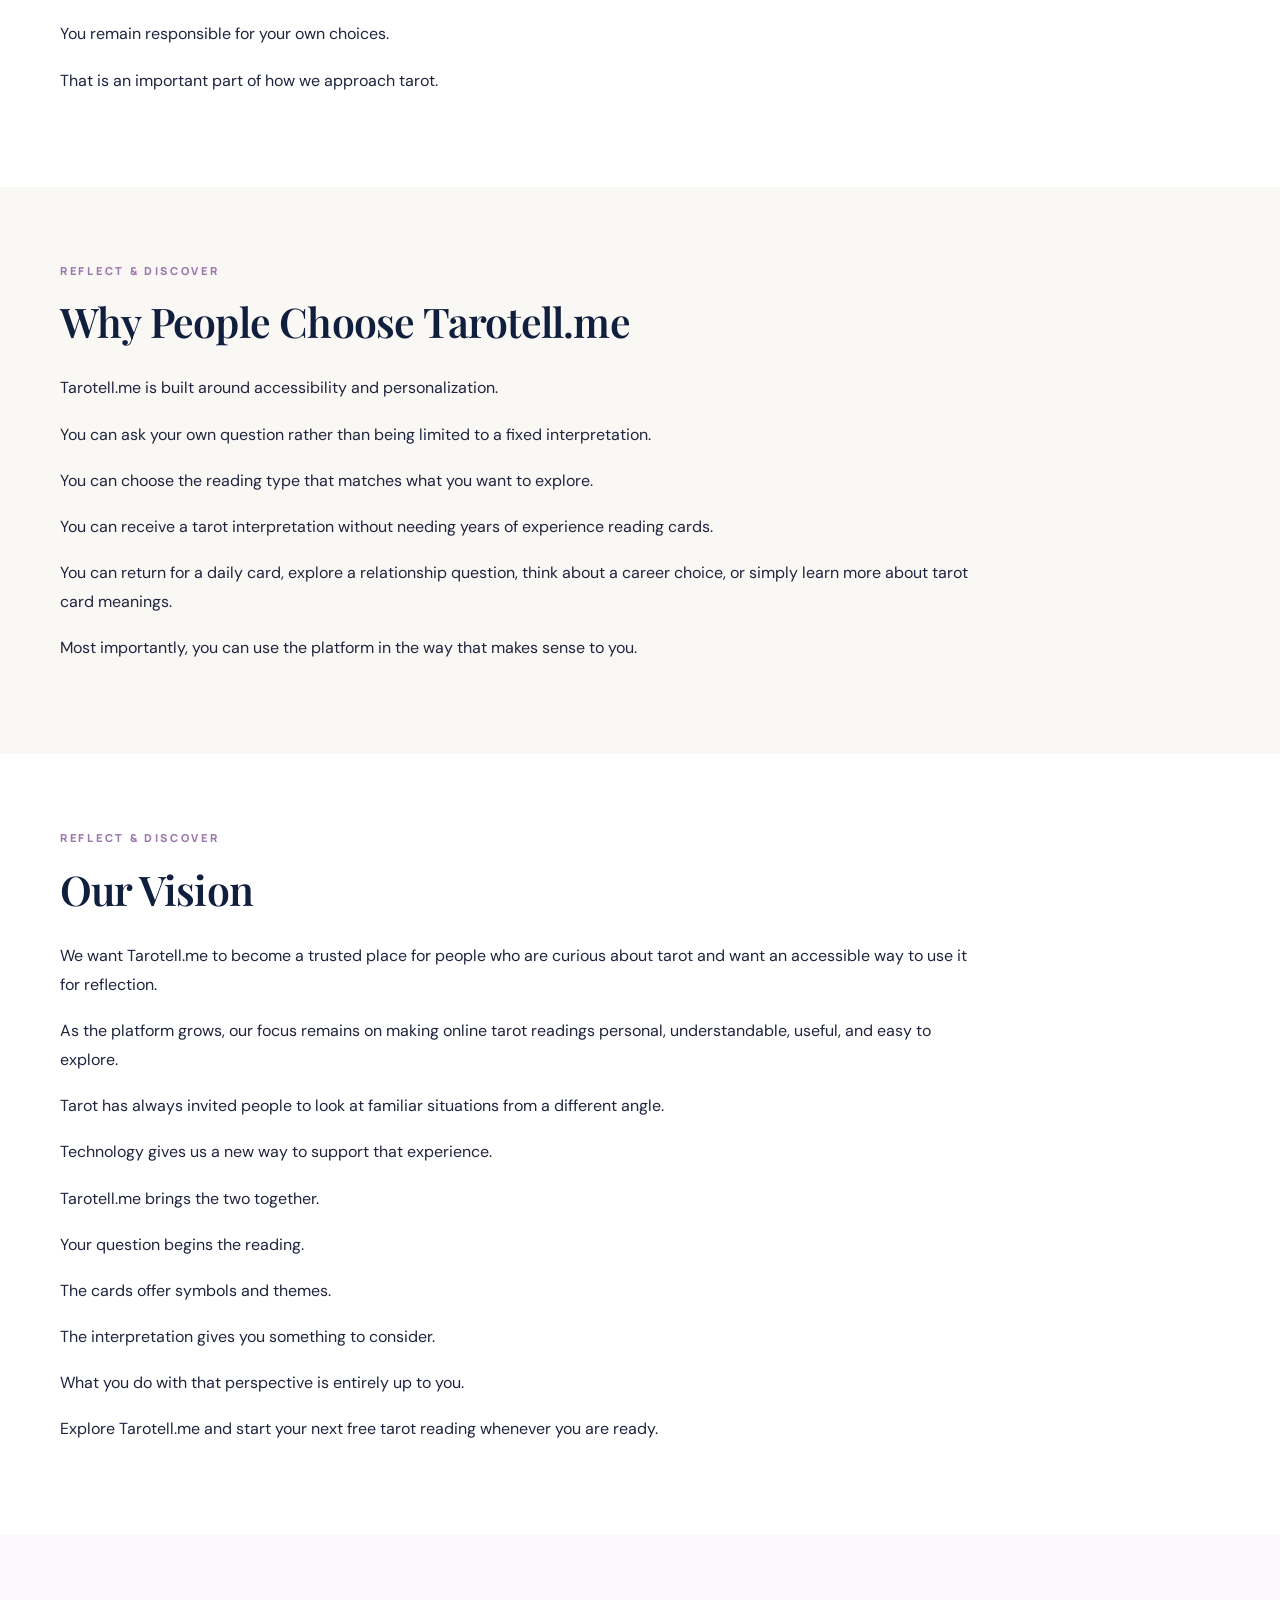
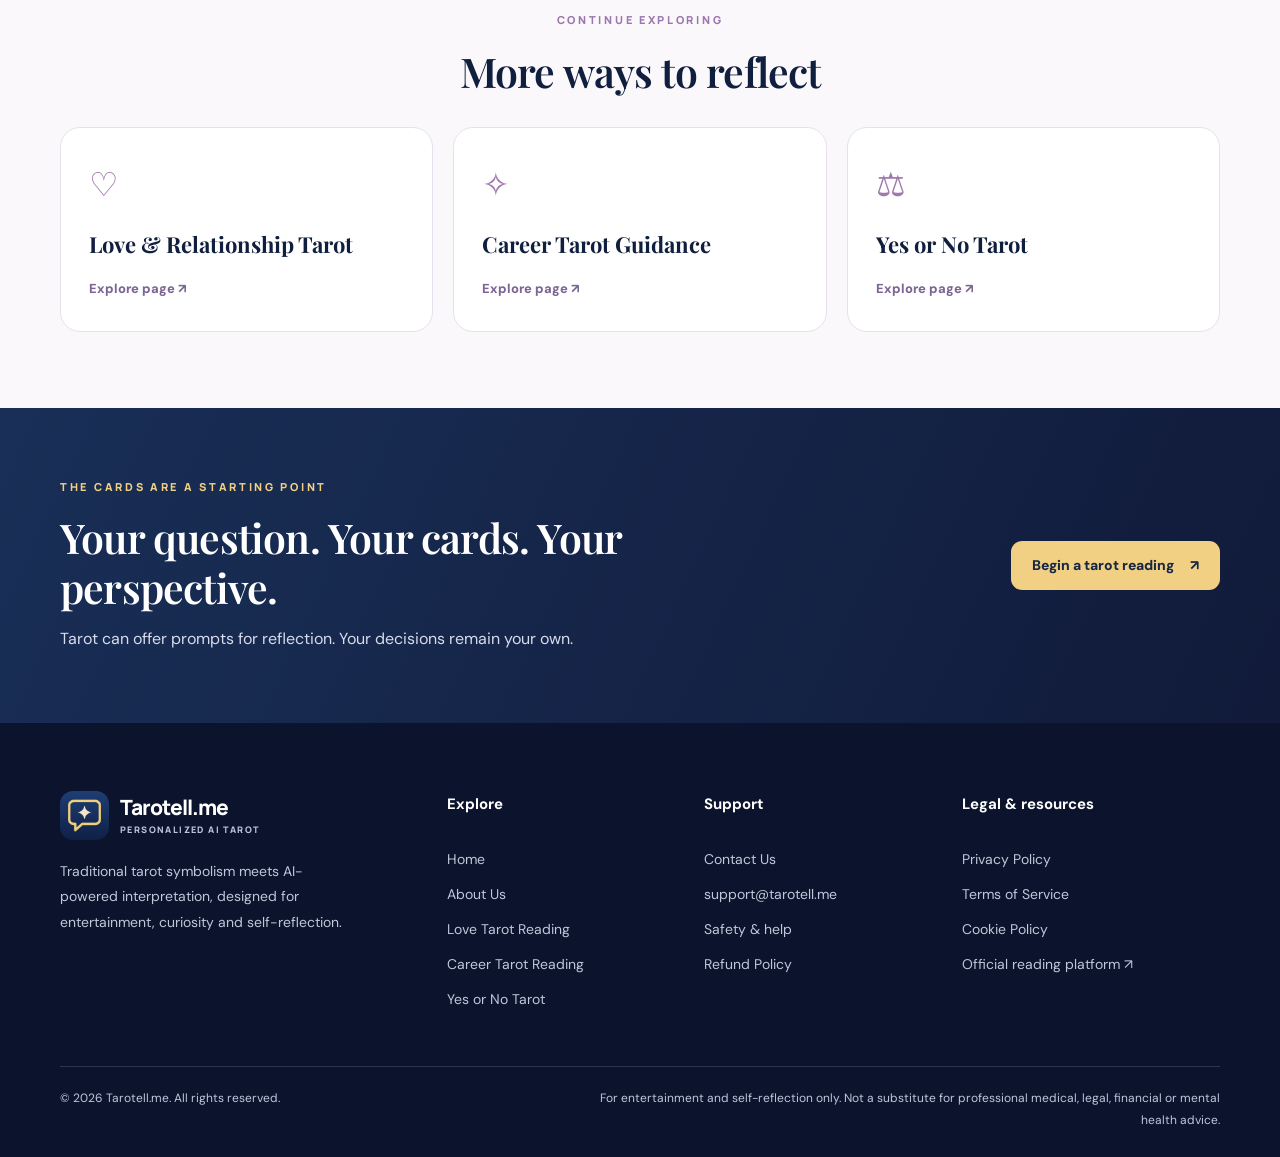
<file: about-us.html>
<!DOCTYPE html>

<html lang="en"><head><meta charset="utf-8"/><meta content="width=device-width,initial-scale=1" name="viewport"/><title>About Tarotell.me | Personalized AI Tarot Readings Online</title><meta content="Learn about Tarotell.me and our approach to personalized AI tarot readings, online tarot cards, self-reflection, spiritual guidance, and personal insight." name="description"/><meta content="index,follow" name="robots"/><meta content="#101c38" name="theme-color"/><meta content="website" property="og:type"/><meta content="About Tarotell.me | Personalized AI Tarot Readings Online" property="og:title"/><meta content="Learn about Tarotell.me and our approach to personalized AI tarot readings, online tarot cards, self-reflection, spiritual guidance, and personal insight." property="og:description"/><link href="assets/images/tarotell-logo.png" rel="icon" type="image/png"/><link href="assets/css/styles.css" rel="stylesheet"/><script defer="" src="assets/js/site.js"></script><link href="https://tarotellme.github.io/tarotreadingsonline/about-us.html" rel="canonical"/><meta content="https://tarotellme.github.io/tarotreadingsonline/about-us.html" property="og:url"/><meta content="https://tarotellme.github.io/tarotreadingsonline/assets/images/about-tarot-reflection.webp" property="og:image"/><meta content="summary_large_image" name="twitter:card"/><script type="application/ld+json">{
  "@context": "https://schema.org",
  "@graph": [
    {
      "@type": "WebPage",
      "@id": "https://tarotellme.github.io/tarotreadingsonline/about-us.html#webpage",
      "url": "https://tarotellme.github.io/tarotreadingsonline/about-us.html",
      "name": "About Tarotell.me | Personalized AI Tarot Readings Online",
      "description": "Learn about Tarotell.me and our approach to personalized AI tarot readings, online tarot cards, self-reflection, spiritual guidance, and personal insight.",
      "isPartOf": {
        "@id": "https://tarotellme.github.io/tarotreadingsonline/#website"
      },
      "inLanguage": "en",
      "publisher": {
        "@id": "https://tarotellme.github.io/tarotreadingsonline/#organization"
      },
      "breadcrumb": {
        "@id": "https://tarotellme.github.io/tarotreadingsonline/about-us.html#breadcrumb"
      }
    },
    {
      "@type": "BreadcrumbList",
      "@id": "https://tarotellme.github.io/tarotreadingsonline/about-us.html#breadcrumb",
      "itemListElement": [
        {
          "@type": "ListItem",
          "position": 1,
          "name": "Home",
          "item": "https://tarotellme.github.io/tarotreadingsonline/"
        },
        {
          "@type": "ListItem",
          "position": 2,
          "name": "About Us",
          "item": "https://tarotellme.github.io/tarotreadingsonline/about-us.html"
        }
      ]
    }
  ]
}</script></head><body><a class="skip" href="#main">Skip to content</a><div class="topline"><div class="container"><span>✦   A space for questions, cards &amp; reflection</span><a href="https://tarotell.me/" rel="noopener" target="_blank">Open the Tarotell reading app ↗</a></div></div><header class="header"><div class="container header-inner"><a aria-label="Tarotell home" class="brand" href="./"><img alt="Tarotell.me brand logo" height="50" src="assets/images/tarotell-logo.png" width="50"/><span><strong>Tarotell.me</strong><small>READ • REFLECT • DISCOVER</small></span></a><button aria-controls="nav" aria-expanded="false" aria-label="Open navigation" class="menu" type="button"><span></span><span></span><span></span></button><nav aria-label="Main navigation" class="nav" id="nav"><a href="./">Home</a><a aria-current="page" class="current" href="about-us.html">About Us</a><div class="nav-dropdown"><button aria-controls="services-list" aria-expanded="false" aria-haspopup="true" class="nav-dropdown-toggle" type="button">Services<span aria-hidden="true" class="dropdown-chevron">⌄</span></button><div class="nav-dropdown-menu" id="services-list"><a href="love-tarot-reading/">Love Tarot</a><a href="career-tarot-reading/">Career Tarot</a><a href="yes-no-tarot-reading/">Yes or No Tarot</a></div></div><a href="contact-us.html">Contact Us</a><a class="nav-cta" href="https://tarotell.me/" rel="noopener" target="_blank">Start a reading <span aria-hidden="true">↗</span></a></nav></div></header><main id="main"><section class="hero hero-about"><div class="container hero-grid"><div class="hero-content"><span class="eyebrow">✧   TAROTELL.ME • READ WITH INTENTION</span><h1>About Tarotell.me</h1><p class="hero-lead">Built for curious minds: a thoughtful meeting point between traditional tarot symbolism and accessible, question-led AI interpretation.</p><div class="hero-buttons"><a class="btn btn-gold" href="https://tarotell.me/" rel="noopener" target="_blank">Start your reading <span>↗</span></a><a class="btn btn-outline" href="about-us.html">About Tarotell</a></div><p class="hero-note">✦   Tarot as a tool for perspective—not a guarantee of future outcomes.</p></div><div class="hero-art"><div class="halo"></div><div class="hero-frame"><img alt="Mystical tarot card illustration for Tarotell.me" loading="eager" src="assets/images/insight-tarot.svg"/></div><span class="hero-orbit hero-orbit-one">✧</span><span class="hero-orbit hero-orbit-two">✦</span></div></div></section><section class="opening"><div class="container"><span class="eyebrow">ABOUT THE READING</span><div class="opening-grid"><div class="opening-aside"><img alt="Crystal ball, moon phases and tarot cards arranged with lavender and candles for personal reflection" class="opening-tarot-art opening-tarot-art--updated" decoding="async" height="700" loading="lazy" src="assets/images/about-tarot-reflection.webp" width="560"/></div><div class="opening-text"><p>Tarotell.me is an online tarot platform created for people who want a simple, personal way to explore questions about love, relationships, career, money, personal growth, and everyday life.</p><p>We combine traditional tarot card meanings with AI-powered interpretation to make tarot readings easier to access, easier to understand, and more relevant to the question you are asking.</p><p>Our aim is not to tell you exactly what will happen next. Tarot is most useful when it gives you another way to think about what is already happening in your life.</p><p>A card can highlight a feeling, pattern, concern, possibility, or point of view that you may not have considered before. Tarotell.me is designed to support that moment of reflection.</p><p>Whether you are completely new to tarot or already familiar with the Major Arcana, Minor Arcana, tarot spreads, upright cards, reversed cards, and traditional symbolism, you can use Tarotell.me to explore your questions at your own pace.</p></div></div></div></section><section class="reading-section light" id="section-1"><div class="container"><div class="section-grid"><div class="section-text"><span class="eyebrow">EXPLORE THE CARDS</span><h2>Our Purpose</h2><div class="section-prose"><p>Many people come to tarot when they feel uncertain.</p><p>You may be wondering where a relationship is heading. You may be considering a new job, thinking about a financial decision, or trying to understand why a situation keeps affecting you.</p><p>Sometimes you are not looking for a prediction. You simply want another perspective.</p><p>That is the purpose behind Tarotell.me.</p><p>We want to give people a convenient space where they can ask meaningful questions, select tarot cards, receive a personalized interpretation, and consider what those cards may represent in the context of their lives.</p><p>Our platform is built around curiosity, self-reflection, personal insight, and thoughtful decision-making.</p></div></div><div class="section-visual"><img alt="Celestial tarot illustration accompanying Our Purpose" loading="lazy" src="assets/images/insight-tarot.svg"/></div></div></div></section><section class="reading-section muted" id="section-2"><div class="container"><div class="section-text"><span class="eyebrow">REFLECT &amp; DISCOVER</span><h2>Tarot Made Easier to Explore</h2><div class="section-prose"><p>Traditional tarot contains a large system of symbols, card meanings, suits, archetypes, relationships, and spread positions.</p><p>For someone beginning with tarot, that can feel like a lot to learn.</p><p>Tarotell.me makes that experience more approachable.</p><p>Instead of requiring you to memorize dozens of tarot card meanings before you can begin, our platform helps connect the cards you select with the question you ask.</p><p>You can explore a single card, use a broader tarot spread, or select a reading focused on a particular part of your life.</p><p>Popular reading types include:</p><ul class="check-grid"><li>One-card tarot readings</li><li>Daily tarot cards</li><li>Love tarot readings</li><li>Relationship tarot readings</li><li>Career tarot readings</li><li>Money tarot readings</li><li>Yes-or-no tarot readings</li><li>Question-based tarot readings</li><li>Personalized tarot spreads</li></ul><p>Each reading provides a different way to reflect on your situation.</p></div></div></div></section><section class="reading-section light" id="section-3"><div class="container"><div class="section-grid"><div class="section-text"><span class="eyebrow">EXPLORE THE CARDS</span><h2>How We Use AI in Tarot Readings</h2><div class="section-prose"><p>Tarotell.me uses artificial intelligence to help interpret tarot cards in context.</p><p>A traditional tarot card can carry several possible meanings. Its interpretation may change depending on the question, card position, surrounding cards, reading type, and the situation being explored.</p><p>AI allows Tarotell.me to consider more of that context when presenting a reading.</p><p>Rather than showing only a short, generic definition for a card, the platform can connect traditional card symbolism with the topic you are asking about.</p><p>For example, the meaning of The Lovers may be discussed differently in a relationship reading than in a career reading. A card from the suit of Pentacles may take on a different focus when the question involves finances, work, security, or long-term priorities.</p><p>The technology supports the interpretation, but the reading remains yours to consider.</p><p>You decide what feels meaningful, what does not apply, and what actions you want to take afterward.</p></div></div><div class="section-visual"><img alt="Celestial tarot illustration accompanying How We Use AI in Tarot Readings" loading="lazy" src="assets/images/career-tarot.svg"/></div></div></div></section><section class="reading-section muted" id="section-4"><div class="container"><div class="section-grid"><div class="section-text"><span class="eyebrow">EXPLORE THE CARDS</span><h2>Respecting the Tradition of Tarot</h2><div class="section-prose"><p>Our online format may be modern, but the tarot system itself has a long history of symbolic interpretation.</p><p>Tarotell.me draws from familiar tarot structures such as the Major Arcana and Minor Arcana.</p><p>The Major Arcana includes cards such as The Fool, The Magician, The High Priestess, The Empress, The Lovers, The Chariot, Strength, The Hermit, Justice, The Star, The Moon, The Sun, and The World.</p><p>The Minor Arcana contains the suits of Cups, Wands, Swords, and Pentacles.</p><p>Each suit is commonly connected with different areas of experience.</p><p>Cups may relate to emotions and relationships. Wands may point toward action, creativity, and motivation. Swords often relate to thoughts, communication, choices, or tension. Pentacles frequently connect with work, money, stability, resources, and practical concerns.</p><p>Our goal is to make these symbols easier to explore without stripping away the depth that makes tarot interesting.</p></div></div><div class="section-visual"><img alt="Celestial tarot illustration accompanying Respecting the Tradition of Tarot" loading="lazy" src="assets/images/yesno-tarot.svg"/></div></div></div></section><section class="reading-section light" id="section-5"><div class="container"><div class="section-text"><span class="eyebrow">REFLECT &amp; DISCOVER</span><h2>A Space for Personal Reflection</h2><div class="section-prose"><p>People use tarot in different ways.</p><p>Some use it as part of a spiritual practice.</p><p>Others see tarot as a self-reflection tool.</p><p>Some enjoy learning the symbolism of the cards, while others simply want a fresh perspective on a question.</p><p>Tarotell.me welcomes those different approaches.</p><p>You do not need to follow a particular spiritual belief to use the platform.</p><p>You can approach a reading with curiosity, intuition, mindfulness, or simple interest.</p><p>What matters is the question you bring to the cards and the thoughts the reading encourages you to explore.</p></div></div></div></section><section class="reading-section muted" id="section-6"><div class="container"><div class="section-text"><span class="eyebrow">REFLECT &amp; DISCOVER</span><h2>Designed for Everyday Questions</h2><div class="section-prose"><p>Not every tarot reading needs to address a major life event.</p><p>Sometimes the most useful questions are simple.</p><p>What should I pay attention to today?</p><p>What might I be overlooking in this situation?</p><p>What is affecting how I feel about this relationship?</p><p>What should I think about before making this choice?</p><p>A daily one-card reading can give you a moment to stop and reflect. A relationship spread can help you think about communication and emotional patterns. A career reading can help you examine your priorities, concerns, and possible direction.</p><p>Tarotell.me is designed to make these moments easy to access whenever you want them.</p></div></div></div></section><section class="reading-section light" id="section-7"><div class="container"><div class="section-text"><span class="eyebrow">TAKE A CLOSER LOOK</span><h2>Our Approach to Responsible Tarot</h2><div class="section-prose"><p>We believe tarot should support reflection rather than replace judgment.</p><p>A tarot reading should not be treated as guaranteed knowledge of future events.</p><p>It should also not replace professional medical, legal, financial, mental health, employment, or other qualified advice.</p><p>When you use Tarotell.me, we encourage you to treat your reading as one perspective among many.</p><p>Use the cards to ask questions, examine your thoughts, and notice patterns.</p><p>For important decisions, consider the facts, your circumstances, trusted people, and qualified professional advice where appropriate.</p><p>You remain responsible for your own choices.</p><p>That is an important part of how we approach tarot.</p></div></div></div></section><section class="reading-section muted" id="section-8"><div class="container"><div class="section-text"><span class="eyebrow">REFLECT &amp; DISCOVER</span><h2>Why People Choose Tarotell.me</h2><div class="section-prose"><p>Tarotell.me is built around accessibility and personalization.</p><p>You can ask your own question rather than being limited to a fixed interpretation.</p><p>You can choose the reading type that matches what you want to explore.</p><p>You can receive a tarot interpretation without needing years of experience reading cards.</p><p>You can return for a daily card, explore a relationship question, think about a career choice, or simply learn more about tarot card meanings.</p><p>Most importantly, you can use the platform in the way that makes sense to you.</p></div></div></div></section><section class="reading-section light" id="section-9"><div class="container"><div class="section-text"><span class="eyebrow">REFLECT &amp; DISCOVER</span><h2>Our Vision</h2><div class="section-prose"><p>We want Tarotell.me to become a trusted place for people who are curious about tarot and want an accessible way to use it for reflection.</p><p>As the platform grows, our focus remains on making online tarot readings personal, understandable, useful, and easy to explore.</p><p>Tarot has always invited people to look at familiar situations from a different angle.</p><p>Technology gives us a new way to support that experience.</p><p>Tarotell.me brings the two together.</p><p>Your question begins the reading.</p><p>The cards offer symbols and themes.</p><p>The interpretation gives you something to consider.</p><p>What you do with that perspective is entirely up to you.</p><p>Explore Tarotell.me and start your next free tarot reading whenever you are ready.</p></div></div></div></section><section class="related"><div class="container"><div class="related-head"><span class="eyebrow">CONTINUE EXPLORING</span><h2>More ways to reflect</h2></div><div class="related-grid"><a class="related-card" href="love-tarot-reading/"><span class="related-icon">♡</span><h3>Love &amp; Relationship Tarot</h3><span class="readmore">Explore page ↗</span></a><a class="related-card" href="career-tarot-reading/"><span class="related-icon">✧</span><h3>Career Tarot Guidance</h3><span class="readmore">Explore page ↗</span></a><a class="related-card" href="yes-no-tarot-reading/"><span class="related-icon">⚖</span><h3>Yes or No Tarot</h3><span class="readmore">Explore page ↗</span></a></div></div></section></main><section class="cta"><div class="container cta-inner"><div><span class="eyebrow">THE CARDS ARE A STARTING POINT</span><h2>Your question. Your cards. Your perspective.</h2><p>Tarot can offer prompts for reflection. Your decisions remain your own.</p></div><a class="btn btn-gold" href="https://tarotell.me/" rel="noopener" target="_blank">Begin a tarot reading <span>↗</span></a></div></section><footer class="footer"><div class="container footer-grid"><div class="footer-about"><a class="brand brand-footer" href="./"><img alt="Tarotell.me brand logo" height="48" src="assets/images/tarotell-logo.png" width="48"/><span><strong>Tarotell.me</strong><small>PERSONALIZED AI TAROT</small></span></a><p>Traditional tarot symbolism meets AI-powered interpretation, designed for entertainment, curiosity and self-reflection.</p></div><div><h3>Explore</h3><a href="./">Home</a><a href="about-us.html">About Us</a><a href="love-tarot-reading/">Love Tarot Reading</a><a href="career-tarot-reading/">Career Tarot Reading</a><a href="yes-no-tarot-reading/">Yes or No Tarot</a></div><div><h3>Support</h3><a href="contact-us.html">Contact Us</a><a href="mailto:support@tarotell.me">support@tarotell.me</a><a href="https://tarotell.me/safety" rel="noopener" target="_blank">Safety &amp; help</a><a href="https://tarotell.me/refund-policy" rel="noopener" target="_blank">Refund Policy</a></div><div><h3>Legal &amp; resources</h3><a href="https://tarotell.me/privacy-policy" rel="noopener" target="_blank">Privacy Policy</a><a href="https://tarotell.me/terms-of-service" rel="noopener" target="_blank">Terms of Service</a><a href="https://tarotell.me/cookie-policy" rel="noopener" target="_blank">Cookie Policy</a><a href="https://tarotell.me/" rel="noopener" target="_blank">Official reading platform ↗</a></div></div><div class="container copyright"><p>© 2026 Tarotell.me. All rights reserved.</p><p>For entertainment and self-reflection only. Not a substitute for professional medical, legal, financial or mental health advice.</p></div></footer></body></html>
</file>
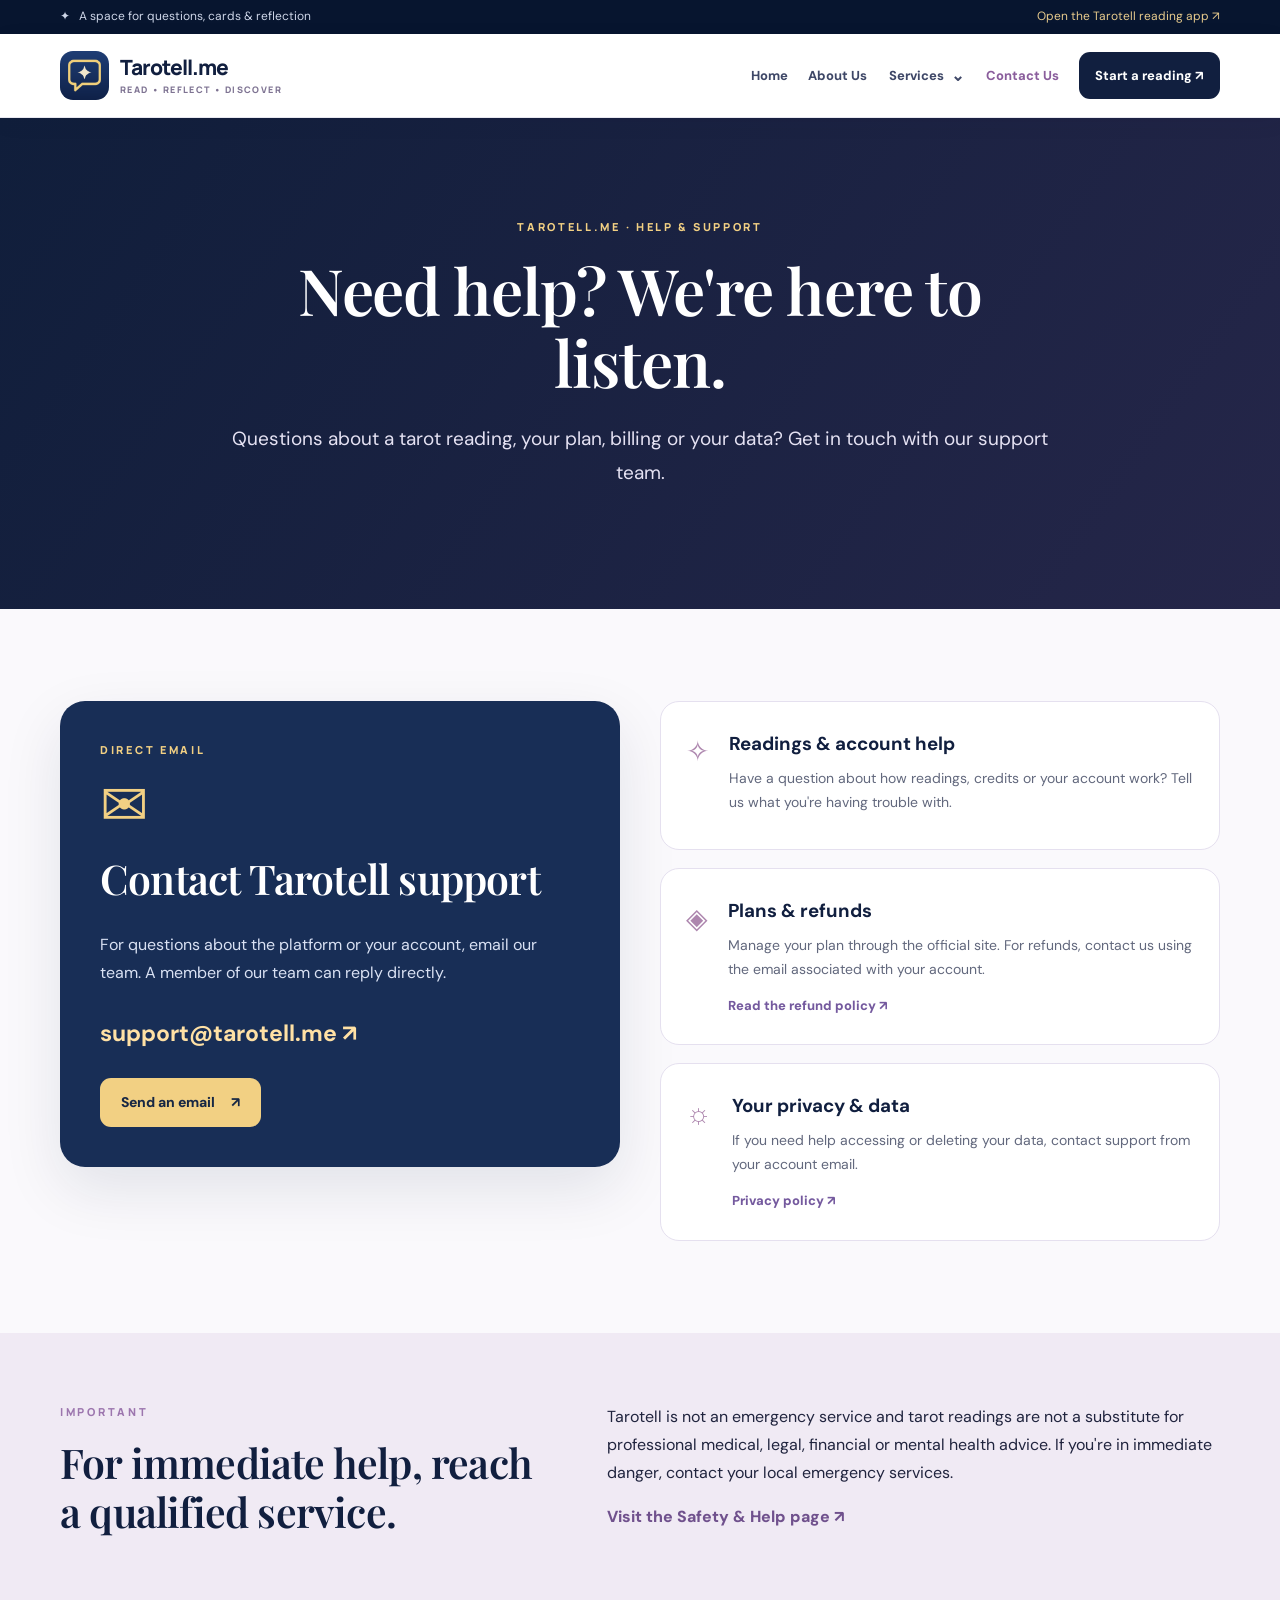
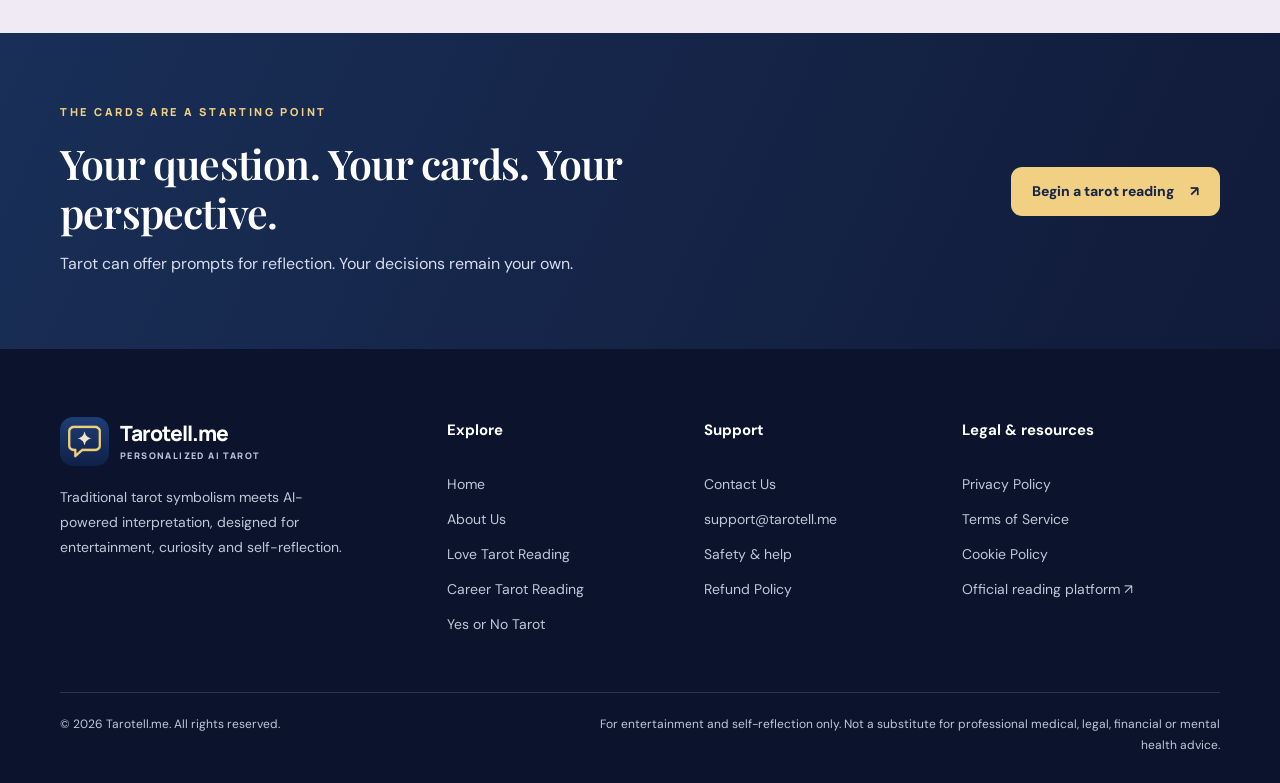
<file: contact-us.html>
<!DOCTYPE html>

<html lang="en"><head><meta charset="utf-8"/><meta content="width=device-width,initial-scale=1" name="viewport"/><title>Contact Us | Tarotell.me Support</title><meta content="Contact Tarotell.me support for questions about tarot readings, accounts, plans, refunds and privacy. Email support@tarotell.me." name="description"/><meta content="index,follow" name="robots"/><meta content="#101c38" name="theme-color"/><meta content="website" property="og:type"/><meta content="Contact Us | Tarotell.me Support" property="og:title"/><meta content="Contact Tarotell.me support for questions about tarot readings, accounts, plans, refunds and privacy. Email support@tarotell.me." property="og:description"/><link href="assets/images/tarotell-logo.png" rel="icon" type="image/png"/><link href="assets/css/styles.css" rel="stylesheet"/><script defer="" src="assets/js/site.js"></script><link href="https://tarotellme.github.io/tarotreadingsonline/contact-us.html" rel="canonical"/><meta content="https://tarotellme.github.io/tarotreadingsonline/contact-us.html" property="og:url"/><meta content="https://tarotellme.github.io/tarotreadingsonline/assets/images/tarotell-logo.png" property="og:image"/><meta content="summary_large_image" name="twitter:card"/><script type="application/ld+json">{
  "@context": "https://schema.org",
  "@graph": [
    {
      "@type": "WebPage",
      "@id": "https://tarotellme.github.io/tarotreadingsonline/contact-us.html#webpage",
      "url": "https://tarotellme.github.io/tarotreadingsonline/contact-us.html",
      "name": "Contact Us | Tarotell.me Support",
      "description": "Contact Tarotell.me support for questions about tarot readings, accounts, plans, refunds and privacy. Email support@tarotell.me.",
      "isPartOf": {
        "@id": "https://tarotellme.github.io/tarotreadingsonline/#website"
      },
      "inLanguage": "en",
      "publisher": {
        "@id": "https://tarotellme.github.io/tarotreadingsonline/#organization"
      },
      "breadcrumb": {
        "@id": "https://tarotellme.github.io/tarotreadingsonline/contact-us.html#breadcrumb"
      }
    },
    {
      "@type": "BreadcrumbList",
      "@id": "https://tarotellme.github.io/tarotreadingsonline/contact-us.html#breadcrumb",
      "itemListElement": [
        {
          "@type": "ListItem",
          "position": 1,
          "name": "Home",
          "item": "https://tarotellme.github.io/tarotreadingsonline/"
        },
        {
          "@type": "ListItem",
          "position": 2,
          "name": "Contact Us",
          "item": "https://tarotellme.github.io/tarotreadingsonline/contact-us.html"
        }
      ]
    }
  ]
}</script></head><body><a class="skip" href="#main">Skip to content</a><div class="topline"><div class="container"><span>✦   A space for questions, cards &amp; reflection</span><a href="https://tarotell.me/" rel="noopener" target="_blank">Open the Tarotell reading app ↗</a></div></div><header class="header"><div class="container header-inner"><a aria-label="Tarotell home" class="brand" href="./"><img alt="Tarotell.me brand logo" height="50" src="assets/images/tarotell-logo.png" width="50"/><span><strong>Tarotell.me</strong><small>READ • REFLECT • DISCOVER</small></span></a><button aria-controls="nav" aria-expanded="false" aria-label="Open navigation" class="menu" type="button"><span></span><span></span><span></span></button><nav aria-label="Main navigation" class="nav" id="nav"><a href="./">Home</a><a href="about-us.html">About Us</a><div class="nav-dropdown"><button aria-controls="services-list" aria-expanded="false" aria-haspopup="true" class="nav-dropdown-toggle" type="button">Services<span aria-hidden="true" class="dropdown-chevron">⌄</span></button><div class="nav-dropdown-menu" id="services-list"><a href="love-tarot-reading/">Love Tarot</a><a href="career-tarot-reading/">Career Tarot</a><a href="yes-no-tarot-reading/">Yes or No Tarot</a></div></div><a aria-current="page" class="current" href="contact-us.html">Contact Us</a><a class="nav-cta" href="https://tarotell.me/" rel="noopener" target="_blank">Start a reading <span aria-hidden="true">↗</span></a></nav></div></header><main id="main"><section class="contact-hero"><div class="container contact-head"><span class="eyebrow">TAROTELL.ME · HELP &amp; SUPPORT</span><h1>Need help? We're here to listen.</h1><p>Questions about a tarot reading, your plan, billing or your data? Get in touch with our support team.</p></div></section><section class="contact-area"><div class="container contact-columns"><div class="support-card primary-support"><span class="eyebrow">DIRECT EMAIL</span><div class="support-symbol">✉</div><h2>Contact Tarotell support</h2><p>For questions about the platform or your account, email our team. A member of our team can reply directly.</p><a class="email-link" href="mailto:support@tarotell.me">support@tarotell.me <span>↗</span></a><a class="btn btn-gold" href="mailto:support@tarotell.me?subject=Tarotell%20Support%20Request">Send an email <span>↗</span></a></div><div class="support-list"><article><span class="support-icon">✧</span><div><h3>Readings &amp; account help</h3><p>Have a question about how readings, credits or your account work? Tell us what you're having trouble with.</p></div></article><article><span class="support-icon">◈</span><div><h3>Plans &amp; refunds</h3><p>Manage your plan through the official site. For refunds, contact us using the email associated with your account.</p><a href="https://tarotell.me/refund-policy" rel="noopener" target="_blank">Read the refund policy ↗</a></div></article><article><span class="support-icon">☼</span><div><h3>Your privacy &amp; data</h3><p>If you need help accessing or deleting your data, contact support from your account email.</p><a href="https://tarotell.me/privacy-policy" rel="noopener" target="_blank">Privacy policy ↗</a></div></article></div></div></section><section class="safety-note"><div class="container safety-grid"><div><span class="eyebrow">IMPORTANT</span><h2>For immediate help, reach a qualified service.</h2></div><div><p>Tarotell is not an emergency service and tarot readings are not a substitute for professional medical, legal, financial or mental health advice. If you're in immediate danger, contact your local emergency services.</p><a href="https://tarotell.me/safety" rel="noopener" target="_blank">Visit the Safety &amp; Help page ↗</a></div></div></section></main><section class="cta"><div class="container cta-inner"><div><span class="eyebrow">THE CARDS ARE A STARTING POINT</span><h2>Your question. Your cards. Your perspective.</h2><p>Tarot can offer prompts for reflection. Your decisions remain your own.</p></div><a class="btn btn-gold" href="https://tarotell.me/" rel="noopener" target="_blank">Begin a tarot reading <span>↗</span></a></div></section><footer class="footer"><div class="container footer-grid"><div class="footer-about"><a class="brand brand-footer" href="./"><img alt="Tarotell.me brand logo" height="48" src="assets/images/tarotell-logo.png" width="48"/><span><strong>Tarotell.me</strong><small>PERSONALIZED AI TAROT</small></span></a><p>Traditional tarot symbolism meets AI-powered interpretation, designed for entertainment, curiosity and self-reflection.</p></div><div><h3>Explore</h3><a href="./">Home</a><a href="about-us.html">About Us</a><a href="love-tarot-reading/">Love Tarot Reading</a><a href="career-tarot-reading/">Career Tarot Reading</a><a href="yes-no-tarot-reading/">Yes or No Tarot</a></div><div><h3>Support</h3><a href="contact-us.html">Contact Us</a><a href="mailto:support@tarotell.me">support@tarotell.me</a><a href="https://tarotell.me/safety" rel="noopener" target="_blank">Safety &amp; help</a><a href="https://tarotell.me/refund-policy" rel="noopener" target="_blank">Refund Policy</a></div><div><h3>Legal &amp; resources</h3><a href="https://tarotell.me/privacy-policy" rel="noopener" target="_blank">Privacy Policy</a><a href="https://tarotell.me/terms-of-service" rel="noopener" target="_blank">Terms of Service</a><a href="https://tarotell.me/cookie-policy" rel="noopener" target="_blank">Cookie Policy</a><a href="https://tarotell.me/" rel="noopener" target="_blank">Official reading platform ↗</a></div></div><div class="container copyright"><p>© 2026 Tarotell.me. All rights reserved.</p><p>For entertainment and self-reflection only. Not a substitute for professional medical, legal, financial or mental health advice.</p></div></footer></body></html>
</file>
<file: assets/css/styles.css>
@import url('https://fonts.googleapis.com/css2?family=DM+Sans:wght@400;500;600;700&family=Manrope:wght@400;500;600;700;800&family=Playfair+Display:wght@500;600;700&display=swap');
:root{--navy:#111f3f;--deep:#08142c;--blue:#1c3563;--gold:#f2d083;--gold2:#d8b36f;--ink:#20243e;--muted:#62687d;--cream:#faf8f5;--lilac:#f2eef8;--line:#e3e2eb;--shadow:0 22px 60px rgba(14,27,56,.10)}*{box-sizing:border-box}html{scroll-behavior:smooth}body{margin:0;color:var(--ink);background:#fff;font:16px/1.78 'DM Sans',Arial,sans-serif;-webkit-font-smoothing:antialiased}a{color:inherit;text-decoration:none}a:hover{color:#795ba7}img{max-width:100%;display:block}button{font:inherit}.container{width:min(1160px,calc(100% - 48px));margin:auto}.skip{position:absolute;left:-9999px}.skip:focus{left:16px;top:16px;background:#fff;padding:12px;z-index:99}.topline{background:#07152f;color:#ced6e8;font-size:12px}.topline .container{display:flex;align-items:center;justify-content:space-between;min-height:34px;gap:15px}.topline a{color:#e8cb8d}.header{position:sticky;top:0;z-index:40;background:#fff;border-bottom:1px solid #e8e8f0;box-shadow:0 5px 20px rgba(10,20,48,.06)}.header-inner{min-height:83px;display:flex;align-items:center;justify-content:space-between;gap:22px}.brand{display:flex;align-items:center;gap:11px;white-space:nowrap;color:var(--navy)}.brand img{width:49px;height:49px;object-fit:contain;border-radius:13px}.brand strong{display:block;font:800 21px/1.1 Manrope,sans-serif;letter-spacing:-.9px}.brand small{display:block;margin-top:6px;font:800 9px/1.15 Manrope,sans-serif;letter-spacing:1.4px;color:#7e7392}.nav{display:flex;align-items:center;gap:20px}.nav>a{font-size:13px;font-weight:750;color:#3e4767}.nav>a.current{color:#8a5d9c}.nav>a.nav-cta{padding:12px 16px;background:var(--navy);color:#fff;border-radius:11px}.menu{display:none;border:0;background:none;padding:12px}.menu span{display:block;width:24px;height:2px;background:var(--navy);margin:5px}.hero{position:relative;overflow:hidden;background:radial-gradient(ellipse at 18% 14%,#274b83 0%,transparent 45%),linear-gradient(130deg,#0b1938,#1b2450 68%,#261c40);color:#fff}.hero:after{position:absolute;content:'';inset:0;pointer-events:none;background-image:radial-gradient(#f5d69eaa 1px,transparent 1px);background-size:89px 91px;opacity:.23}.hero-grid{position:relative;z-index:2;display:grid;grid-template-columns:minmax(0,1.16fr) minmax(0,.84fr);gap:65px;align-items:center;padding-top:86px;padding-bottom:88px;min-height:630px}.eyebrow{display:block;font:800 11px/1.6 Manrope,Arial,sans-serif;letter-spacing:2.7px;text-transform:uppercase;color:#9c76ae;margin-bottom:18px}.hero .eyebrow,.contact-hero .eyebrow{color:var(--gold)}.hero h1,.contact-hero h1{font:600 clamp(2.5rem,4.3vw,4.6rem)/1.13 'Playfair Display',Georgia,serif;letter-spacing:-1.1px;margin:0 0 24px;color:#fff}.hero-lead{font-size:17px;line-height:1.86;color:#e3e7f5;margin:0;max-width:720px}.hero-buttons{display:flex;align-items:center;flex-wrap:wrap;gap:13px;margin:30px 0}.btn{display:inline-flex;align-items:center;justify-content:center;gap:16px;padding:14px 21px;border-radius:11px;font-weight:800;font-size:14px;line-height:1.5;transition:transform .2s ease,background .2s ease}.btn:hover{transform:translateY(-2px)}.btn-gold{background:var(--gold);color:#172744}.btn-outline{color:#fff;border:1px solid #aeb5cf88}.hero-note{font-size:12px;color:#bfc9e5}.hero-art{position:relative;max-width:390px;width:100%;justify-self:center}.hero-frame{position:relative;height:500px;border-radius:26px 100px 26px 26px;overflow:hidden;border:1px solid #d2b87888;background:#101d40;box-shadow:0 30px 60px #050d28aa}.hero-frame>img{width:100%;height:100%;object-fit:cover}.hero-home .hero-frame>img{object-position:50% 44%}.hero-orbit{position:absolute;color:var(--gold);font-size:58px;z-index:3;text-shadow:0 6px 20px #0007}.hero-orbit-one{top:0;left:-28px}.hero-orbit-two{bottom:1px;right:-33px}.halo{position:absolute;inset:50px -25px;border:2px solid #cfae70aa;border-radius:50%;transform:rotate(20deg)}.opening{background:#fff;padding:73px 0}.opening-grid{display:grid;grid-template-columns:29% 1fr;gap:58px;align-items:start}.opening h2{font:600 clamp(1.9rem,3vw,2.8rem)/1.2 'Playfair Display',serif;color:var(--navy);margin:0}.opening-text{max-width:780px}.opening-text p{margin:0 0 17px;line-height:1.82}.inline-action{margin-top:24px}.text-cta{font-weight:800;color:#795b97;border-bottom:2px solid #dfc9e0;padding-bottom:4px}.reading-section{padding:75px 0}.reading-section.light{background:#fff}.reading-section.muted{background:var(--cream)}.reading-section.short{padding-top:52px;padding-bottom:52px}.section-text{max-width:930px}.section-text h2,.faq-section h2,.related h2,.cta h2,.contact-area h2,.safety-note h2{font:600 clamp(2rem,3.2vw,3.3rem)/1.2 'Playfair Display',Georgia,serif;color:var(--navy);letter-spacing:-.8px;margin:0 0 27px}.section-grid{display:grid;grid-template-columns:minmax(0,1.16fr) minmax(0,.84fr);gap:64px;align-items:center}.section-grid .section-text{max-width:none}.section-visual{max-width:400px;justify-self:center;width:100%;box-shadow:var(--shadow);border-radius:25px;overflow:hidden}.section-visual img{width:100%;height:440px;object-fit:cover}.section-prose p{margin:0 0 17px;line-height:1.82}.section-prose h4{font-size:18px;color:#242b48;margin:19px 0 10px}.check-grid{padding:0;list-style:none;display:grid;grid-template-columns:repeat(2,minmax(0,1fr));gap:10px 16px;margin:20px 0 25px}.check-grid li{position:relative;padding:11px 13px 11px 34px;background:#fff;border:1px solid #e8e4ed;border-radius:11px;line-height:1.55;font-size:14px}.check-grid li:before{content:'✧';position:absolute;left:13px;top:10px;color:#9b76a9;font-weight:900}.subtopic-grid{display:grid;grid-template-columns:repeat(2,minmax(0,1fr));gap:20px;margin:25px 0}.subtopic{padding:27px;border:1px solid #e9e5ee;border-radius:18px;background:#fff;box-shadow:0 12px 35px #161d3e08;min-width:0}.subtopic .star{display:block;font-size:30px;color:#b08e52}.subtopic h3{font:700 23px/1.26 'Playfair Display',Georgia,serif;color:var(--navy);margin:12px 0}.subtopic p{font-size:14px;line-height:1.72;margin:0 0 12px}.subtopic .check-grid{grid-template-columns:1fr;gap:8px}.subtopic .check-grid li{font-size:13px}.faq-section{padding:85px 0;background:#eeeaf3}.faq-grid{max-width:940px;margin:30px auto 0;display:grid;gap:12px}.faq{background:#fff;border-radius:15px;border:1px solid #ded9e8;padding:0 25px}.faq summary{font-size:18px;line-height:1.45;font-weight:800;color:var(--navy);cursor:pointer;padding:21px 4px}.faq p{color:var(--muted);padding:0 4px 17px}.related{padding:76px 0;background:#faf8fb}.related-head{text-align:center}.related-grid{display:grid;grid-template-columns:repeat(3,minmax(0,1fr));gap:20px;margin-top:31px}.related-card{display:block;padding:28px;border:1px solid #e6e1ec;border-radius:20px;background:#fff;transition:transform .2s ease,box-shadow .2s ease}.related-card:hover{transform:translateY(-3px);box-shadow:var(--shadow)}.related-icon{font-size:33px;color:#a178ac}.related-card h3{font:700 22px/1.35 'Playfair Display',Georgia,serif;color:var(--navy);margin:15px 0}.readmore{font-size:13px;color:#7c6494;font-weight:800}.cta{padding:70px 0;background:linear-gradient(115deg,#192f57,#111a39);color:#fff}.cta-inner{display:flex;align-items:center;justify-content:space-between;gap:55px}.cta .eyebrow{color:var(--gold)}.cta h2{color:#fff;margin-bottom:13px;max-width:740px}.cta p{color:#d7dced;margin:0}.footer{background:#0b142c;color:#bfc8da;padding:68px 0 26px}.footer-grid{display:grid;grid-template-columns:1.35fr .85fr .85fr 1fr;gap:38px}.footer h3{color:#fff;font-size:15px;margin:0 0 19px}.footer-grid>div:not(:first-child){display:flex;flex-direction:column;gap:10px}.footer-grid a{font-size:14px}.brand-footer{color:#fff}.brand-footer small{color:#bac5dd}.footer-about p{font-size:14px;line-height:1.8;max-width:290px;margin:19px 0}.copyright{border-top:1px solid #ffffff25;margin-top:55px;padding-top:21px;display:flex;justify-content:space-between;gap:25px;font-size:12px}.copyright p{margin:0}.copyright p:last-child{max-width:630px;text-align:right}.contact-hero{padding:100px 0;background:linear-gradient(125deg,#101e3b,#252649);color:#fff;text-align:center}.contact-head{max-width:850px}.contact-head h1{font-size:clamp(2.8rem,5vw,4.8rem)}.contact-head p{color:#e5e2f3;font-size:19px}.contact-area{padding:92px 0;background:#faf9fc}.contact-columns{display:grid;grid-template-columns:1fr 1fr;gap:40px;align-items:start}.support-card{background:#182e56;color:#fff;padding:40px;border-radius:25px;box-shadow:var(--shadow)}.support-card .eyebrow{color:var(--gold)}.support-card h2{color:#fff}.support-card p{color:#d9e1f3}.support-symbol{font-size:58px;color:var(--gold);line-height:1;margin:10px 0 20px}.email-link{display:block;color:#ffe1a5;font-size:clamp(16px,2vw,23px);font-weight:700;margin:25px 0;overflow-wrap:anywhere}.support-list{display:grid;gap:18px}.support-list article{display:flex;gap:20px;border:1px solid #e5e0ef;background:#fff;border-radius:19px;padding:25px}.support-list article h3{margin:0 0 7px;color:var(--navy)}.support-list article p{font-size:14px;margin:0 0 9px;color:var(--muted);line-height:1.7}.support-list article a{font-size:13px;color:#74599e;font-weight:800}.support-icon{font-size:28px;color:#ad86ae}.safety-note{padding:70px 0;background:#f0eaf4}.safety-grid{display:grid;grid-template-columns:42% 1fr;gap:60px}.safety-grid p{margin:0 0 15px}.safety-grid a{color:#70518d;font-weight:800}
@media(max-width:1080px){.nav{gap:12px}.nav>a{font-size:12px}.header-inner{gap:12px}.hero-grid{gap:35px}.section-grid{gap:34px}.footer-grid{gap:25px}}
@media(max-width:900px){.menu{display:block}.header-inner{min-height:77px}.nav{display:none;position:absolute;left:0;right:0;top:77px;background:#fff;box-shadow:0 22px 35px #111d3730;border-bottom:1px solid var(--line);padding:18px 24px 25px;flex-direction:column;align-items:stretch;gap:4px}.nav.open{display:flex}.nav a{padding:11px;font-size:15px}.nav>a.nav-cta{text-align:center}.hero-grid,.section-grid,.opening-grid,.safety-grid{grid-template-columns:1fr}.hero-grid{padding:65px 0}.hero-art{max-width:420px}.hero-frame{height:420px}.section-visual{max-width:340px}.section-visual img{height:400px}.contact-columns{grid-template-columns:1fr}.related-grid{grid-template-columns:repeat(2,1fr)}.footer-grid{grid-template-columns:repeat(2,1fr)}}
@media(max-width:650px){.container{width:min(100% - 32px,1160px)}.topline .container{justify-content:center}.topline .container>span{display:none}.brand strong{font-size:19px}.hero-grid{padding:55px 0 62px}.hero h1{font-size:clamp(2.35rem,9vw,3.45rem)}.hero-art{max-width:310px}.hero-frame{height:360px}.hero-note{font-size:11px}.hero-orbit-two{right:-10px}.opening,.reading-section,.related,.faq-section,.contact-area{padding:53px 0}.reading-section.short{padding:44px 0}.check-grid,.subtopic-grid,.related-grid{grid-template-columns:1fr}.section-visual{max-width:300px}.section-visual img{height:350px}.cta-inner{flex-direction:column;align-items:flex-start}.footer-grid{grid-template-columns:1fr 1fr}.footer-grid>div:first-child{grid-column:1/-1}.copyright{flex-direction:column}.copyright p:last-child{text-align:left}.contact-hero{padding:76px 0}.support-card{padding:28px}.support-list article{padding:20px}}
@media(max-width:430px){.footer-grid{grid-template-columns:1fr}.footer-grid>div:first-child{grid-column:auto}.hero-buttons{align-items:stretch}.btn{width:100%}.hero-art{max-width:285px}.hero-frame{height:335px}}
@media(prefers-reduced-motion:reduce){html{scroll-behavior:auto}.btn,.related-card{transition:none}}

/* Tarotell: accessible Services dropdown */
.nav-dropdown{position:relative;flex-shrink:0}
.nav-dropdown-toggle{display:flex;align-items:center;gap:7px;padding:11px 2px;background:none;border:0;color:#3e4767;font-size:13px;font-weight:750;cursor:pointer}
.nav-dropdown-toggle:hover,.nav-dropdown-toggle.current,.nav-dropdown-toggle[aria-expanded="true"]{color:#8a5d9c}
.dropdown-chevron{font-size:16px;transition:transform .18s ease;line-height:1}
.nav-dropdown.is-open .dropdown-chevron{transform:rotate(180deg)}
.nav-dropdown-menu{display:none;position:absolute;z-index:60;min-width:245px;top:calc(100% + 12px);left:-13px;padding:9px;border:1px solid #ebe4f1;border-radius:14px;box-shadow:0 22px 50px rgba(18,25,55,.15);background:#fff}
.nav-dropdown.is-open .nav-dropdown-menu{display:grid;gap:3px}
.nav-dropdown-menu a{display:block;padding:11px 13px;font-size:13px;font-weight:700;line-height:1.4;color:#3e4767;border-radius:9px;white-space:nowrap}
.nav-dropdown-menu a:hover,.nav-dropdown-menu a.current{background:#f4effa;color:#75518d}
.nav-dropdown-toggle:focus-visible,.nav-dropdown-menu a:focus-visible{outline:3px solid #b18ac3;outline-offset:3px}
/* Compact reading selection cards; no source copy is discarded */
.reading-options-section .subtopic-grid{grid-template-columns:repeat(3,minmax(0,1fr));gap:16px;align-items:start}
.reading-options-section .compact-tarot-card{padding:22px 20px;border-radius:18px;display:flex;flex-direction:column;min-height:0;box-shadow:0 8px 24px rgba(23,29,62,.06)}
.reading-options-section .compact-tarot-card .star{font-size:24px;line-height:1}
.reading-options-section .compact-tarot-card h3{font-size:21px;margin:9px 0 11px}
.reading-options-section .compact-tarot-card .card-lead{font-size:14px;line-height:1.65;margin:0 0 15px}
.reading-options-section .card-more{border-top:1px solid #ede5f0;padding-top:11px;margin:0 0 12px}
.reading-options-section .card-more summary{cursor:pointer;color:#75518d;font-size:13px;font-weight:800;line-height:1.5;padding:4px 0;list-style:none}
.reading-options-section .card-more summary::-webkit-details-marker{display:none}
.reading-options-section .card-more summary:after{content:' +';font-size:17px;vertical-align:middle}
.reading-options-section .card-more[open] summary:after{content:' −'}
.reading-options-section .card-more[open] summary{margin-bottom:12px}
.reading-options-section .card-more p{font-size:13px}
.reading-options-section .card-more .check-grid{grid-template-columns:1fr;margin:10px 0 15px}
.reading-options-section .compact-tarot-card .inline-action{margin:3px 0 0}
.reading-options-section .compact-tarot-card .text-cta{font-size:13px;line-height:1.5;display:inline-block}
/* Published resources: responsive iframes, no fixed pixel widths */
.resource-section{padding:78px 0;background:#f1edf7}
.resource-heading{max-width:740px;margin-bottom:30px}
.resource-heading h2{font:600 clamp(2rem,3.2vw,3.1rem)/1.2 'Playfair Display',Georgia,serif;color:var(--navy);letter-spacing:-.8px;margin:0 0 12px}
.resource-heading p{color:var(--muted);margin:0}
.resource-card{background:#fff;border:1px solid #e5e0ee;border-radius:20px;padding:22px;margin-top:22px;box-shadow:0 12px 35px rgba(15,28,60,.06)}
.resource-card h3{color:var(--navy);font:700 clamp(1.3rem,2.1vw,1.75rem)/1.3 'Playfair Display',Georgia,serif;margin:0 0 4px}
.resource-type{color:#81639a;font-size:12px;font-weight:800;letter-spacing:.08em;text-transform:uppercase;margin:0 0 15px}
.resource-frame{position:relative;width:100%;height:clamp(320px,48vw,550px);border-radius:12px;border:1px solid #e9e5f0;overflow:hidden;background:#faf9fd}
.resource-frame-slides{aspect-ratio:960 / 569;height:auto}
.resource-frame-sheet{height:clamp(340px,48vw,510px)}
.resource-frame iframe{display:block;width:100%;height:100%;border:0;background:#fff}
@media(max-width:1100px){.reading-options-section .subtopic-grid{grid-template-columns:repeat(2,minmax(0,1fr))}}
@media(max-width:900px){.nav-dropdown{width:100%}.nav-dropdown-toggle{width:100%;justify-content:space-between;padding:11px;font-size:15px}.nav-dropdown-menu{position:static;min-width:0;box-shadow:none;border:0;border-left:2px solid #e5d6ed;border-radius:0;background:#faf7fd;margin:2px 0 6px 13px;padding:4px 7px}.nav-dropdown-menu a{white-space:normal;font-size:14px}}
@media(max-width:650px){.reading-options-section .subtopic-grid{grid-template-columns:1fr}.resource-section{padding:53px 0}.resource-card{padding:15px}.resource-frame{height:390px}.resource-frame-slides{height:auto}.resource-frame-sheet{height:360px}}

/* Homepage Google resource layout: document alone, slides + sheets together */
.resource-section--document{padding-bottom:65px;}
.resource-section--media{background:#faf8fd;padding-top:65px;}
.resource-section--document .resource-heading,.resource-section--media .resource-heading{max-width:850px;}
.resource-section--document .resource-card--featured{margin-top:0;}
.resource-section--document .resource-frame-doc{height:clamp(420px,55vw,660px);}
.resource-paired-grid{display:grid;grid-template-columns:minmax(0,1fr) minmax(0,1fr);gap:24px;align-items:start;}
.resource-paired-grid>.resource-card{margin-top:0;min-width:0;}
.resource-paired-grid .resource-frame-slides{aspect-ratio:960/569;height:auto;}
.resource-paired-grid .resource-frame-sheet{height:clamp(310px,35vw,440px);}
@media(max-width:780px){.resource-paired-grid{grid-template-columns:1fr;gap:20px;}
.resource-section--document .resource-frame-doc{height:440px;}
.resource-paired-grid .resource-frame-sheet{height:390px;}
.resource-section--document{padding-bottom:50px;}
.resource-section--media{padding-top:50px;}}
@media(max-width:480px){.resource-section--document .resource-frame-doc{height:400px;}
.resource-paired-grid .resource-frame-sheet{height:330px;}}

/* Nov 2026: equal media embeds and compact introductory illustration */
.resource-section--media .resource-paired-grid{align-items:stretch;}
.resource-section--media .resource-paired-grid > .resource-card{display:flex;flex-direction:column;min-width:0;height:100%;}
.resource-section--media .resource-paired-grid .resource-frame,
.resource-section--media .resource-paired-grid .resource-frame-slides,
.resource-section--media .resource-paired-grid .resource-frame-sheet{height:clamp(340px,33vw,430px);aspect-ratio:auto;flex:1 0 auto;min-height:340px;}
.resource-section--media .resource-paired-grid iframe{height:100%;width:100%;display:block;}
.opening-grid .opening-aside{display:flex;flex-direction:column;align-items:flex-start;min-width:0;gap:22px;}
.opening-grid .opening-aside h2{margin:0;}
.opening-grid .opening-tarot-art{display:block;width:min(100%,205px);height:auto;max-height:240px;object-fit:contain;align-self:center;filter:drop-shadow(0 14px 22px rgba(23,37,68,.10));}
@media(max-width:780px){
.resource-section--media .resource-paired-grid .resource-frame,
.resource-section--media .resource-paired-grid .resource-frame-slides,
.resource-section--media .resource-paired-grid .resource-frame-sheet{height:390px;min-height:390px;}
.opening-grid .opening-tarot-art{width:min(42vw,180px);max-height:195px;align-self:flex-start;}
}
@media(max-width:480px){
.resource-section--media .resource-paired-grid .resource-frame,
.resource-section--media .resource-paired-grid .resource-frame-slides,
.resource-section--media .resource-paired-grid .resource-frame-sheet{height:330px;min-height:330px;}
.opening-grid .opening-tarot-art{width:140px;max-height:165px;}
}

/* Tarotell opening illustrations: distinct imagery, generous editorial dimensions */
.opening-grid .opening-aside{display:flex;justify-content:center;align-items:flex-start;min-width:0;}
.opening-grid .opening-tarot-art--updated{width:min(100%,330px);height:auto;max-height:none;aspect-ratio:4/5;object-fit:cover;border-radius:20px;box-shadow:0 20px 52px rgba(18,31,65,.17);filter:none;display:block;}
@media(min-width:901px){.opening-grid{grid-template-columns:minmax(0,34%) minmax(0,1fr);gap:clamp(36px,4.5vw,64px);}}
@media(max-width:900px){.opening-grid .opening-aside{justify-content:flex-start}.opening-grid .opening-tarot-art--updated{width:min(75vw,310px);max-height:none;}}
@media(max-width:480px){.opening-grid .opening-tarot-art--updated{width:min(70vw,260px);max-height:none;}}
</file>
